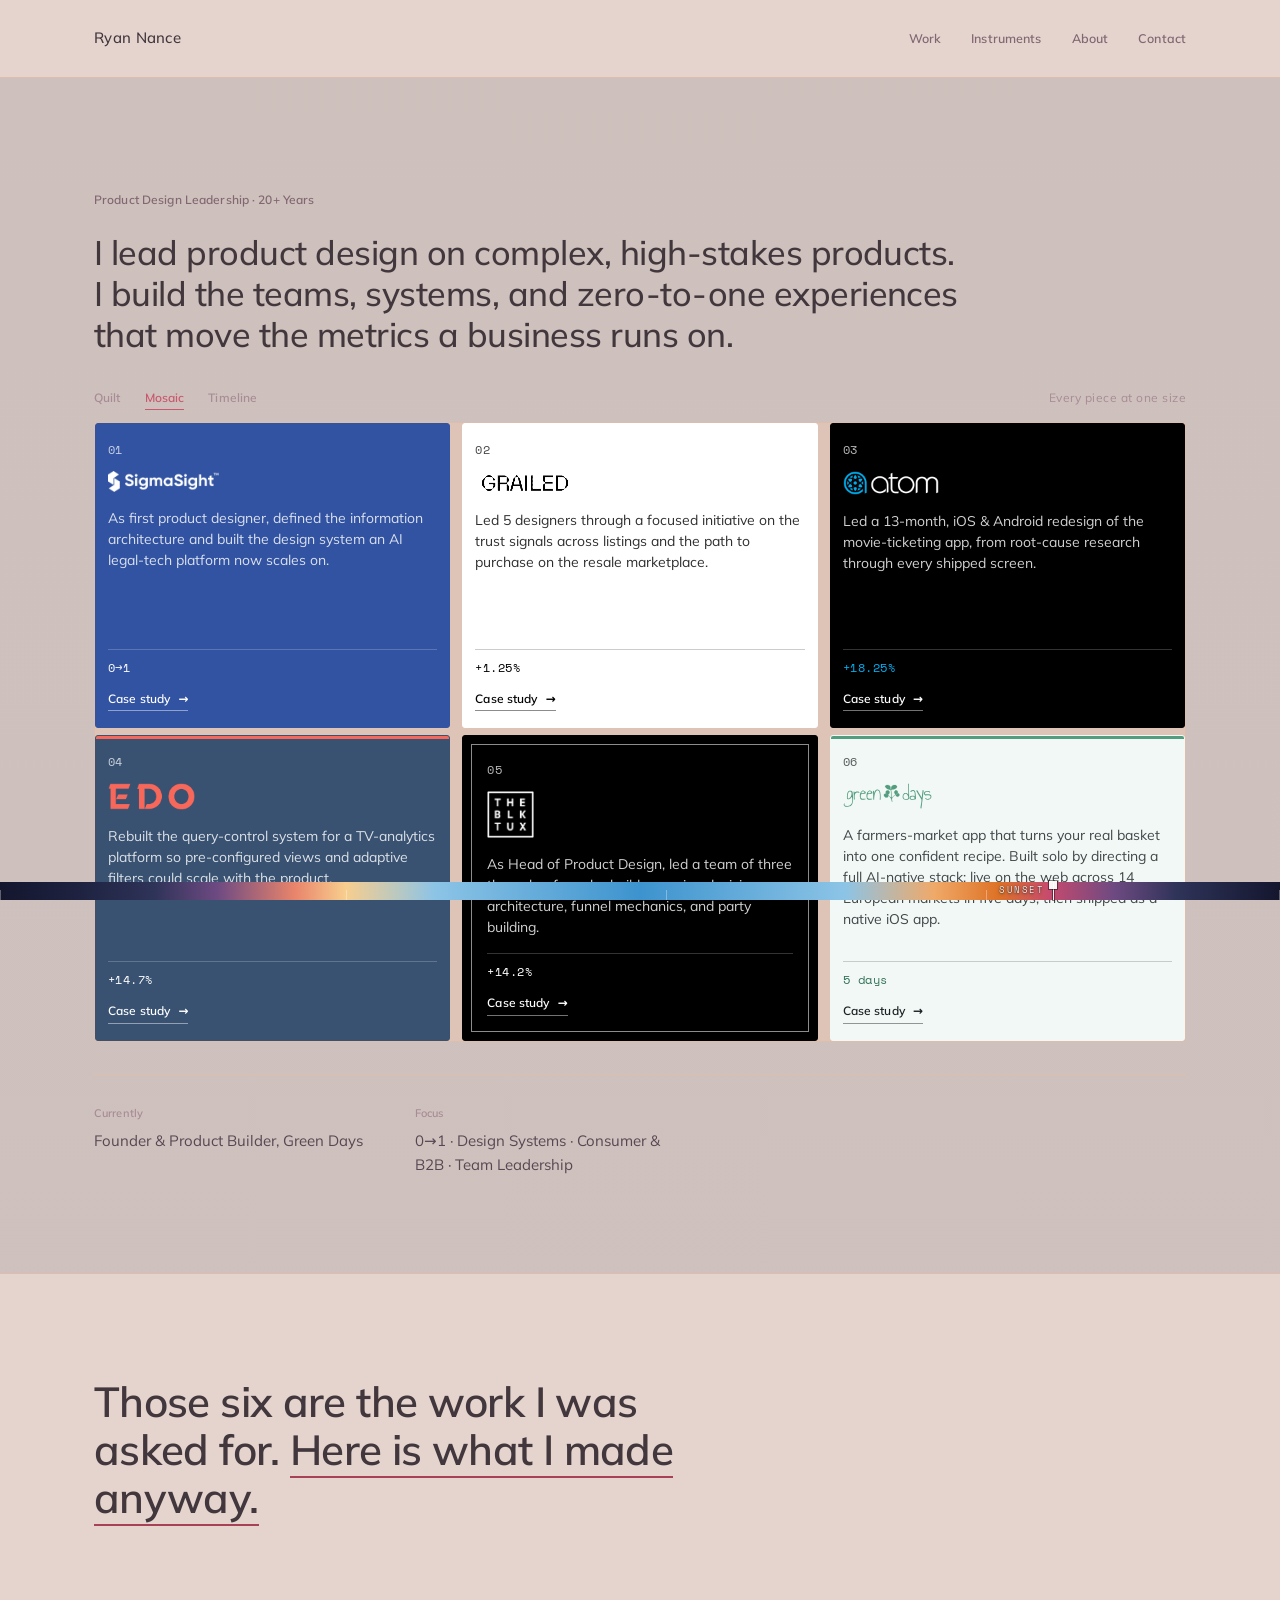
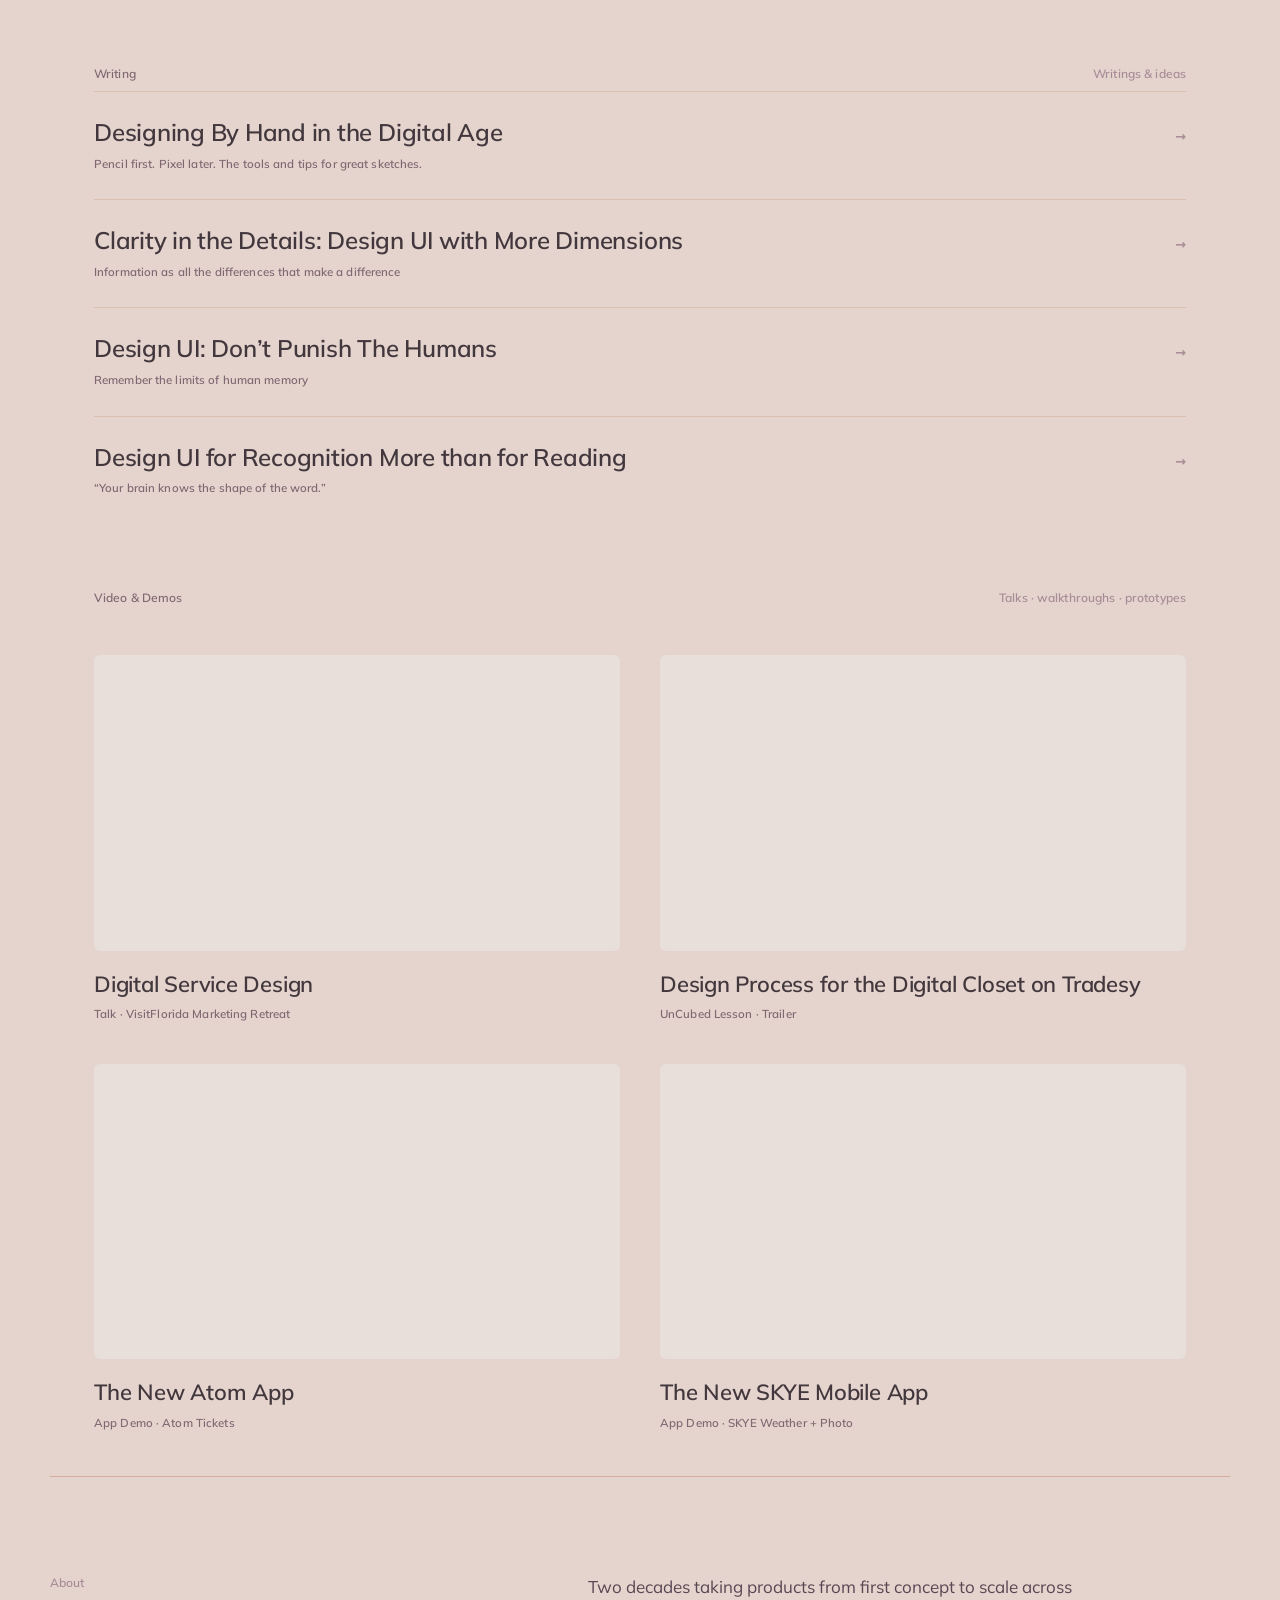
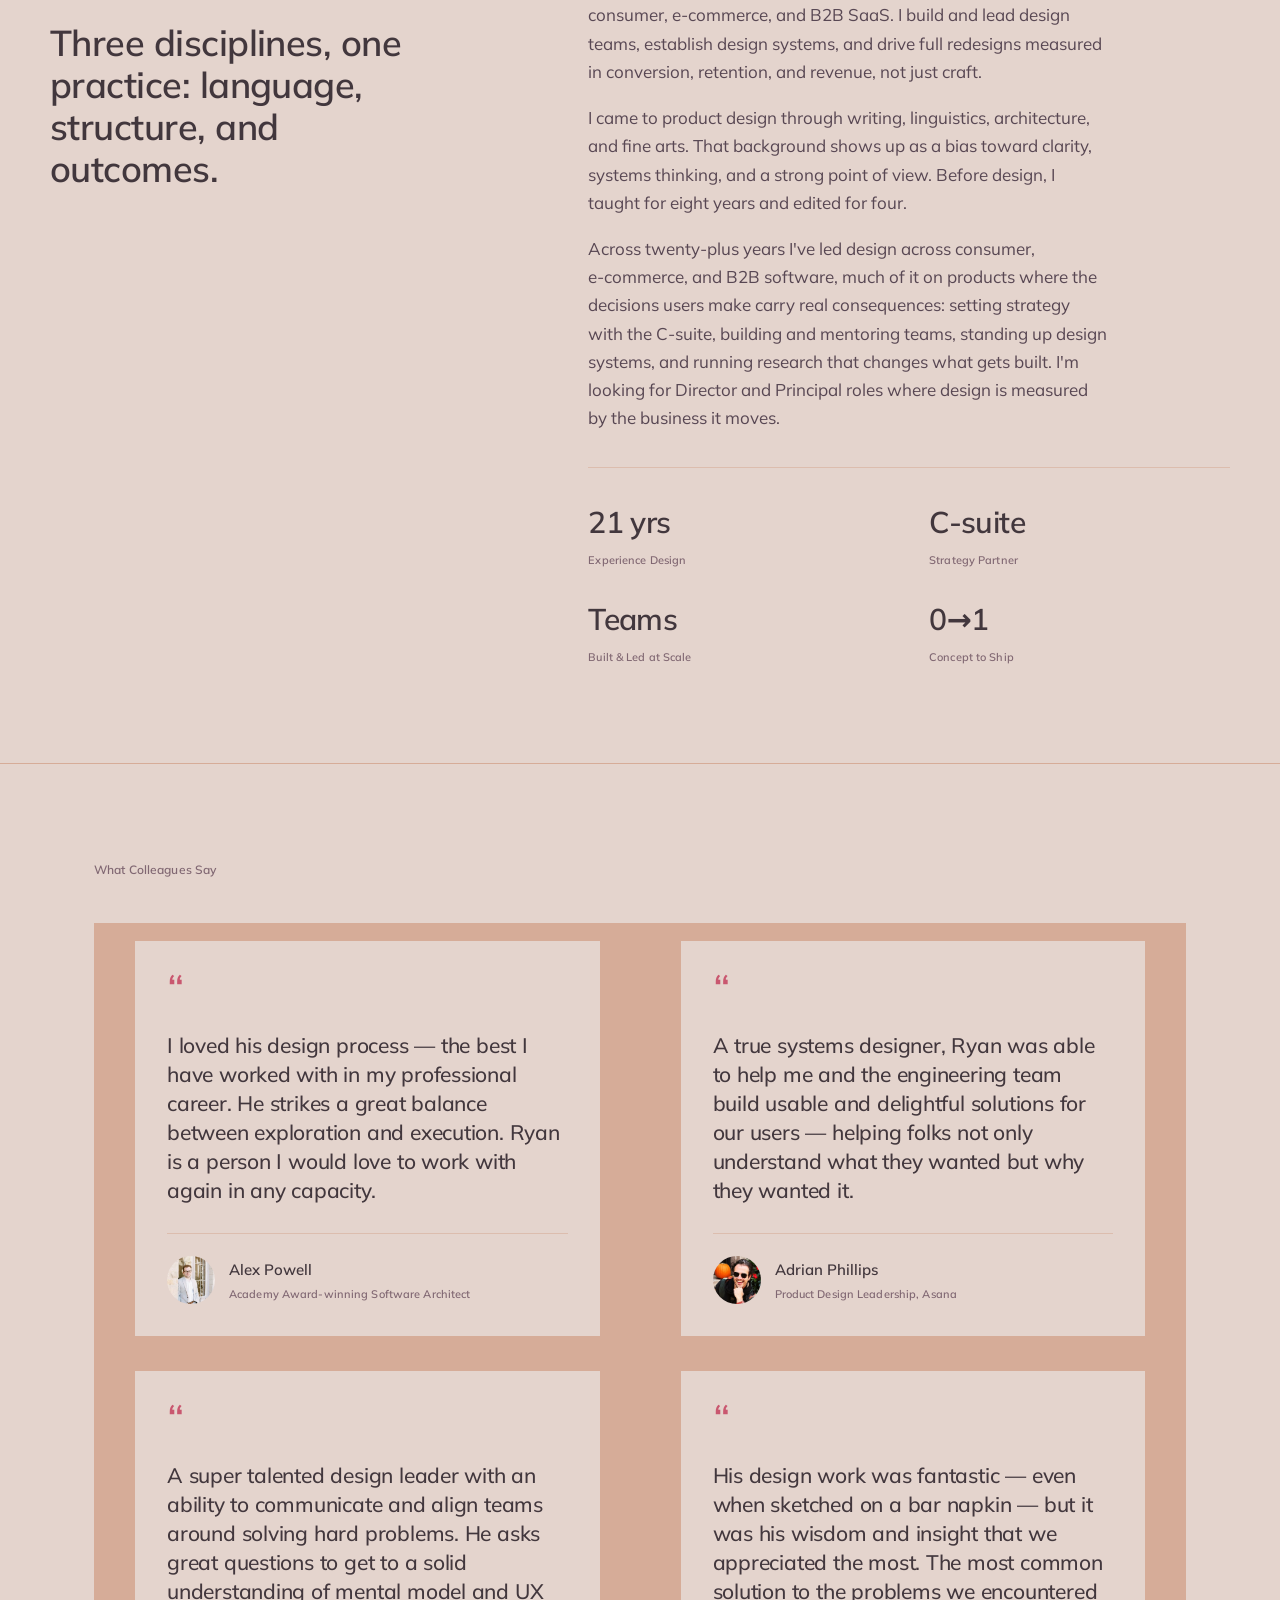
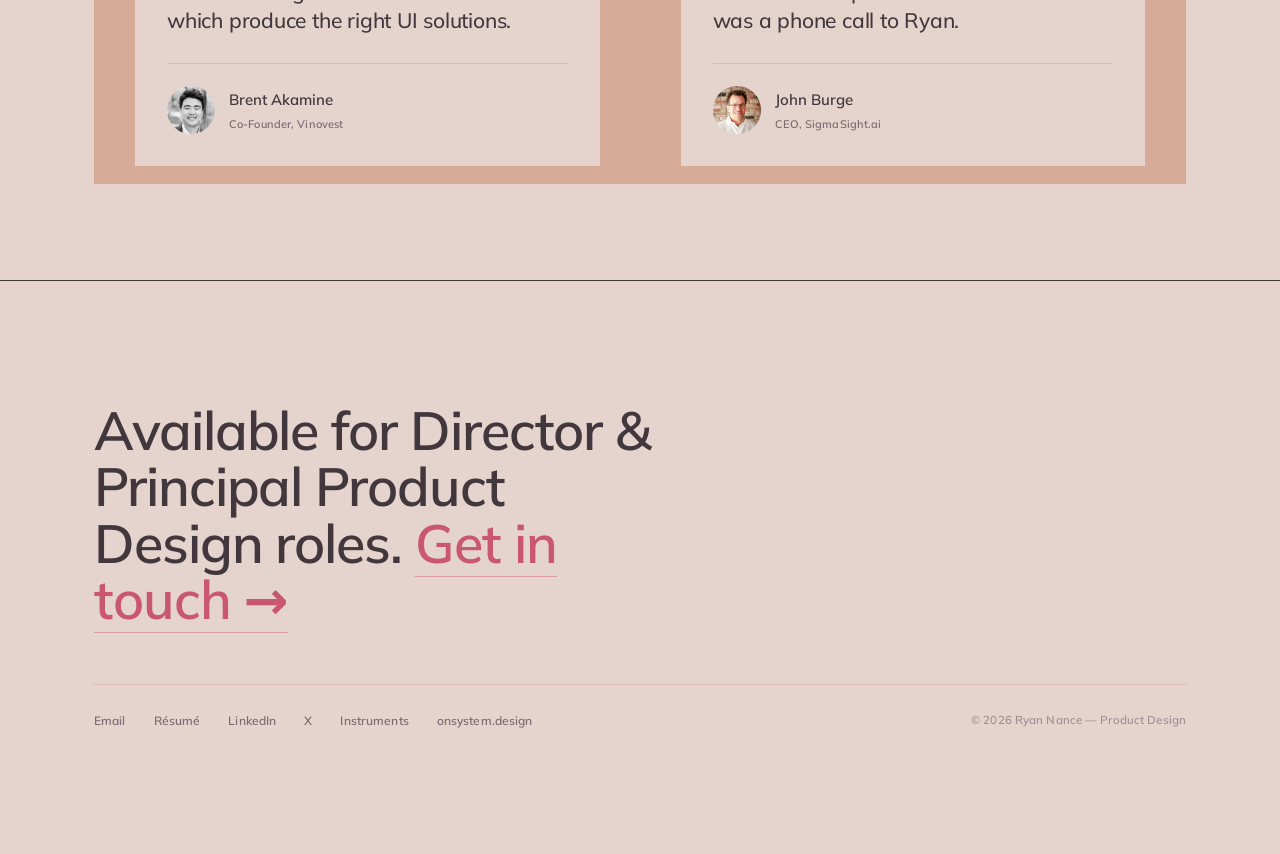
<file: index.html>
<!DOCTYPE html>
<html lang="en">
<head>
  <!-- Google tag (gtag.js) -->
  <script async src="https://www.googletagmanager.com/gtag/js?id=G-BRE3GJ6DSF"></script>
  <script>
    window.dataLayer = window.dataLayer || [];
    function gtag(){dataLayer.push(arguments);}
    gtag('js', new Date());
    gtag('config', 'G-BRE3GJ6DSF');
  </script>
<meta charset="utf-8">
<meta name="viewport" content="width=device-width, initial-scale=1">
<title>Ryan Nance — Product Design Leadership</title>
<meta name="description" content="Product design leader with 20+ years building the teams, systems, and 0-to-1 experiences that complex, high-stakes products scale on.">
<meta property="og:type" content="website">
<meta property="og:site_name" content="Ryan Nance — Product Design">
<meta property="og:title" content="Ryan Nance — Product Design Leadership">
<meta property="og:description" content="Product design leader with 20+ years building the teams, systems, and 0-to-1 experiences that complex, high-stakes products scale on.">
<link rel="canonical" href="https://ryantnance.com/">
<meta property="og:url" content="https://ryantnance.com/">
<meta property="og:image" content="https://ryantnance.com/assets/share-portfolio.jpg">
<meta property="og:image:width" content="1200">
<meta property="og:image:height" content="630">
<meta property="og:image:alt" content="Ryan Nance">
<meta name="twitter:card" content="summary_large_image">
<meta name="twitter:title" content="Ryan Nance — Product Design Leadership">
<meta name="twitter:description" content="Product design leader with 20+ years building the teams, systems, and 0-to-1 experiences that complex, high-stakes products scale on.">
<meta name="twitter:image" content="https://ryantnance.com/assets/share-portfolio.jpg">
<link rel="preconnect" href="https://fonts.googleapis.com"><link rel="preconnect" href="https://fonts.gstatic.com" crossorigin>
<link rel="icon" type="image/svg+xml" href="assets/favicon.svg">
<link rel="icon" type="image/png" sizes="32x32" href="assets/favicon-32.png">
<link rel="apple-touch-icon" href="assets/apple-touch-icon.png">
<link rel="stylesheet" href="css/desert-ds.css">
<link rel="stylesheet" href="css/quilt.css">
<link rel="stylesheet" href="css/horizon.css">
<script>(function(){var P={night:['#14162E','#F2F0FA','#D2D2E6','#9FA0C0','#6E6F94','#E8C877','#F0D89A','#2E3358','#1E2240','#0E1024','#434974'],sunrise:['#FBF1EA','#382B2E','#574549','#8A7076','#B49AA0','#D5871F','#AD5912','#F0D8C8','#FFF8F2','#F5E4D9','#E4C4B0'],day:['#FCF7EC','#292420','#463F34','#6E6555','#9C917E','#D06334','#A9411F','#EBD7B3','#FDFAF3','#F6ECD6','#D6BB85'],sunset:['#FBEADF','#2E2228','#4A3742','#7C6169','#AD8E96','#C64A6E','#9E3050','#F0CDB8','#FFF4EC','#F5D8C7','#E7B79C']},V=['--bg-page','--text-strong','--text-body','--text-muted','--text-faint','--accent','--accent-hover','--border','--bg-raised','--bg-sunk','--border-strong'],S=[[0,'night'],[6.5,'sunrise'],[12.5,'day'],[18.5,'sunset'],[24,'night']],G=[[5.75,0.1985,0.8885],0,0,[20.25,0.1435,0.8045]],d=new Date(),h=d.getHours()+d.getMinutes()/60+d.getSeconds()/3600;if(window.matchMedia&&matchMedia('(prefers-color-scheme: dark)').matches)h=0;var i=0;while(i<3&&h>=S[i+1][0])i++;var lo=S[i][0],hi=S[i+1][0],g=G[i],t=g?(h<g[0]?(h-lo)/(g[0]-lo)*g[1]:g[2]+(h-g[0])/(hi-g[0])*(1-g[2])):(h-lo)/(hi-lo),a=P[S[i][1]],b=P[S[i+1][1]],r=document.documentElement,k,c,o,v;for(k=0;k<V.length;k++){o='#';for(c=1;c<6;c+=2){v=Math.round(parseInt(a[k].substr(c,2),16)+(parseInt(b[k].substr(c,2),16)-parseInt(a[k].substr(c,2),16))*t).toString(16);o+=v.length<2?'0'+v:v}r.style.setProperty(V[k],o)}r.style.setProperty('--night',''+(i==0?1-t:i==3?t:0))})()</script>
<style>


*{box-sizing:border-box}
:root{--paper:var(--bg-page);--card:var(--bg-raised);--ink:var(--text-strong);--muted:var(--text-muted);--faint:var(--text-faint);--line:var(--border-strong);--hair:var(--border)}
html,body{margin:0}
body{background:var(--paper);color:var(--ink);font-family:var(--font-body);-webkit-font-smoothing:antialiased;font-size:17px;line-height:1.6}
.serif{font-family:var(--font-display);font-weight:400;letter-spacing:-.01em}
.mono{font-family:var(--font-mono)}
.wrap{max-width:1180px;margin:0 auto;padding:0 44px}
a{color:inherit}
.eyebrow{font-family:var(--label-font);font-weight:var(--label-weight);font-size:12px;letter-spacing:var(--label-tracking);text-transform:var(--label-case);color:var(--faint)}
/* nav */
.nav{padding:26px 0;border-bottom:1px solid var(--hair);position:sticky;top:0;z-index:50;background:color-mix(in srgb,var(--paper) 85%,transparent);backdrop-filter:blur(12px);-webkit-backdrop-filter:blur(12px)}
.brand{font-size:15px;letter-spacing:.02em;font-weight:500;white-space:nowrap}
.navlinks{display:flex;gap:30px}
.navlink{font-family:var(--label-font);font-weight:var(--label-weight);font-size:12.5px;letter-spacing:var(--label-tracking);text-transform:var(--label-case);color:var(--muted);text-decoration:none;padding-bottom:2px;border-bottom:1px solid transparent}
.navlink:hover{color:var(--ink);border-color:var(--ink)}
/* hero */
.hero{padding:112px 0 96px;border-bottom:1px solid var(--hair)}
.hero{background:radial-gradient(1.6px 1.6px at 12% 18%,rgba(240,216,154,calc(.9 * var(--night))) 50%,transparent 51%),radial-gradient(1.2px 1.2px at 28% 62%,rgba(240,216,154,calc(.5 * var(--night))) 50%,transparent 51%),radial-gradient(1.8px 1.8px at 44% 28%,rgba(240,216,154,calc(.75 * var(--night))) 50%,transparent 51%),radial-gradient(1.2px 1.2px at 58% 72%,rgba(240,216,154,calc(.45 * var(--night))) 50%,transparent 51%),radial-gradient(1.6px 1.6px at 71% 20%,rgba(240,216,154,calc(.85 * var(--night))) 50%,transparent 51%),radial-gradient(1.2px 1.2px at 84% 54%,rgba(240,216,154,calc(.5 * var(--night))) 50%,transparent 51%),radial-gradient(1.8px 1.8px at 93% 32%,rgba(240,216,154,calc(.7 * var(--night))) 50%,transparent 51%),linear-gradient(180deg,rgba(14,16,36,var(--night)) 0%,rgba(20,22,46,var(--night)) 100%)}
.h-lead{font-family:var(--font-display);font-weight:400;letter-spacing:-.018em;line-height:1.06;font-size:clamp(38px,5.4vw,68px);max-width:15.5ch;margin:26px 0 0}
.h-lead em{font-style:italic;color:var(--accent)}
.h-sub{max-width:56ch;margin:36px 0 0;color:var(--text-body);font-size:19px;line-height:1.62}
.metarow{display:flex;flex-wrap:wrap;gap:52px;margin-top:52px;padding-top:30px;border-top:1px solid var(--hair)}
.metacol{display:flex;flex-direction:column;gap:7px}
.metalabel{font-family:var(--label-font);font-weight:var(--label-weight);font-size:11px;letter-spacing:var(--label-tracking);text-transform:var(--label-case);color:var(--faint)}
.metaval{font-size:15px;color:var(--text-body);max-width:30ch}
/* quilt hero: lead above, panel full width, meta row below. css/quilt.css lays out .quilt-hero */
.quilt-hero .eyebrow{color:var(--text-muted)}
.quilt-hero .h-lead{max-width:none;margin:24px 0 0;font-size:clamp(26px,3vw,34px);font-weight:500;line-height:1.2;letter-spacing:-.015em;text-wrap:balance}
.quilt-hero .h-lead em{font-style:normal;color:inherit}
.quilt-hero .metarow{margin-top:0}
/* three lines on wide screens, broken at the sentence and the clause; narrow screens wrap freely */
@media(min-width:821px){.h-lead .ln{display:block}}
/* section head */
.sechead{display:flex;align-items:baseline;justify-content:space-between;gap:24px;padding:78px 0 8px}
.sectitle{font-family:var(--label-font);font-weight:var(--label-weight);font-size:12px;letter-spacing:var(--label-tracking);text-transform:var(--label-case);color:var(--muted)}
.seccount{font-family:var(--label-font);font-weight:var(--label-weight);font-size:12px;letter-spacing:var(--label-tracking);color:var(--faint)}
/* case rows */
.case{display:grid;grid-template-columns:1fr 1fr;gap:56px;align-items:center;padding:56px 0;border-top:1px solid var(--line)}
.case.flip .cimg,.case.flip .logocard,.case.flip .cmedia{order:2}
.cmedia{display:block;line-height:0;text-decoration:none}
.ctitle a{color:inherit;text-decoration:none}
.ctitle a:hover{color:var(--accent)}
.cimg{width:100%;aspect-ratio:4/3;--r:6px;object-fit:cover;border-radius:6px}
.logocard{width:100%;aspect-ratio:4/3;background:#fff;border-radius:6px;border:1px solid var(--hair);display:flex;align-items:center;justify-content:center;overflow:hidden}
.logovid{width:72%;height:72%;object-fit:contain}
.logoimg{width:70%;height:auto;object-fit:contain}
.cbody{max-width:40ch}
.cnum{font-family:var(--label-font);font-weight:var(--label-weight);font-size:12px;letter-spacing:var(--label-tracking);color:var(--faint)}
.ctitle{font-family:var(--font-display);font-weight:400;letter-spacing:-.015em;font-size:clamp(30px,3.6vw,44px);line-height:1.04;margin:16px 0 0}
.cdesc{color:var(--text-body);margin:16px 0 0;font-size:17px;line-height:1.55;max-width:34ch}
.cmetric{display:flex;align-items:baseline;gap:14px;margin:26px 0 0;padding-top:22px;border-top:1px solid var(--hair)}
.cmnum{font-family:var(--font-display);font-size:40px;font-weight:400;letter-spacing:-.02em;color:var(--accent);line-height:1}
.cmlabel{font-family:var(--label-font);font-weight:var(--label-weight);font-size:11.5px;letter-spacing:var(--label-tracking);text-transform:var(--label-case);color:var(--muted);line-height:1.4;max-width:16ch}
.ctags{display:flex;flex-wrap:wrap;gap:8px;margin:26px 0 0}
.tag{font-family:var(--label-font);font-weight:var(--label-weight);font-size:11px;letter-spacing:var(--label-tracking);text-transform:var(--label-case);color:var(--muted);border:1px solid var(--line);border-radius:100px;padding:5px 12px}
.clink{display:inline-flex;align-items:center;gap:10px;margin-top:30px;font-family:var(--label-font);font-weight:var(--label-weight);font-size:12.5px;letter-spacing:var(--label-tracking);text-transform:var(--label-case);text-decoration:none;color:var(--ink);border-bottom:1px solid var(--ink);padding-bottom:4px}
.clink .ar{transition:transform .25s ease}
.clink:hover .ar{transform:translateX(5px)}
.csoon{margin-top:30px;font-family:var(--label-font);font-weight:var(--label-weight);font-size:12px;letter-spacing:var(--label-tracking);text-transform:var(--label-case);color:var(--faint)}
/* cabinet band: type only. no card, border, tint, shadow, image or motion. */
.band{padding:104px 0 64px}
.bandline{font-family:var(--font-display);font-weight:600;letter-spacing:-.015em;font-size:clamp(28px,3.4vw,42px);line-height:1.14;margin:0;max-width:24ch;color:var(--ink)}
.bandline a{color:inherit;text-decoration:none;border-bottom:2px solid var(--accent-hover)}
.bandline a:hover{color:var(--accent-hover)}
@media(max-width:820px){.band{padding:72px 0 48px}}
/* writing */
.wrow{display:grid;grid-template-columns:1fr auto;gap:24px;align-items:baseline;padding:26px 0;border-top:1px solid var(--hair);text-decoration:none}
.wrow:hover .wtitle{color:var(--accent)}
.wtitle{font-family:var(--font-display);font-weight:600;letter-spacing:-.01em;font-size:24px;line-height:1.2}
.wmeta{font-family:var(--label-font);font-weight:var(--label-weight);font-size:11.5px;letter-spacing:var(--label-tracking);text-transform:var(--label-case);color:var(--muted);margin-top:8px}
.war{font-family:var(--label-font);font-weight:var(--label-weight);font-size:13px;color:var(--faint)}
/* video & demos */
.vgrid{display:grid;grid-template-columns:1fr 1fr;gap:40px;padding:40px 0 8px}
.vembed{width:100%;aspect-ratio:16/9;border:0;border-radius:6px;display:block;background:var(--card)}
.vtitle{font-family:var(--font-display);font-weight:600;letter-spacing:-.01em;font-size:22px;line-height:1.2;margin-top:20px}
.vmeta{font-family:var(--label-font);font-weight:var(--label-weight);font-size:11.5px;letter-spacing:var(--label-tracking);text-transform:var(--label-case);color:var(--muted);margin-top:8px}
@media(max-width:820px){.vgrid{grid-template-columns:1fr}}
/* about */
.about{padding:96px 0;border-top:1px solid var(--line);margin-top:36px;display:grid;grid-template-columns:0.85fr 1.15fr;gap:64px}
.aboutlead{font-family:var(--font-display);font-weight:400;letter-spacing:-.015em;font-size:clamp(26px,3vw,36px);line-height:1.16;max-width:16ch}
.abouttext{color:var(--text-body);font-size:17px;line-height:1.66;max-width:52ch}
.abouttext p{margin:0 0 18px}
.factgrid{display:grid;grid-template-columns:1fr 1fr;gap:26px 40px;margin-top:34px;padding-top:30px;border-top:1px solid var(--hair)}
.fact{display:flex;flex-direction:column;gap:6px}
.factnum{font-family:var(--font-display);font-size:30px;color:var(--ink);letter-spacing:-.02em}
.factlabel{font-family:var(--label-font);font-weight:var(--label-weight);font-size:11px;letter-spacing:var(--label-tracking);text-transform:var(--label-case);color:var(--muted)}
/* testimonials */
.tsec{padding:96px 0;border-top:1px solid var(--line)}
.tgrid{display:grid;grid-template-columns:repeat(2,1fr);gap:1px;background:var(--line);border:1px solid var(--line);margin-top:44px}
.tcard{background:var(--paper);padding:36px 32px 32px;display:flex;flex-direction:column;gap:28px}
.tmark{font-family:var(--font-display);font-size:44px;line-height:.6;color:var(--accent)}
.tquote{font-family:var(--font-display);font-weight:500;letter-spacing:-.01em;font-size:21px;line-height:1.38;margin:0;flex:1}
.tcard.tspan{grid-column:1/-1}
.tperson{display:flex;align-items:center;gap:14px;padding-top:22px;border-top:1px solid var(--hair)}
.tface{width:48px;height:48px;flex-shrink:0;border-radius:50%;object-fit:cover}
.tname{font-size:15px;font-weight:600}
.ttitle{font-family:var(--label-font);font-weight:var(--label-weight);font-size:11px;letter-spacing:var(--label-tracking);text-transform:var(--label-case);color:var(--muted);margin-top:4px;line-height:1.5}
@media(max-width:820px){.tgrid{grid-template-columns:1fr}}
/* footer */
.foot{border-top:1px solid var(--ink);padding:76px 0 60px}
.footlead{font-family:var(--font-display);font-weight:400;font-size:clamp(30px,4.2vw,54px);letter-spacing:-.02em;line-height:1.05;max-width:18ch}
.footlead a{color:var(--accent);text-decoration:none;border-bottom:1.5px solid color-mix(in srgb,var(--accent) 45%,transparent)}
.footlead a:hover{border-color:var(--accent)}
.footrow{display:flex;flex-wrap:wrap;justify-content:space-between;gap:24px;margin-top:56px;padding-top:26px;border-top:1px solid var(--hair)}
.footlinks{display:flex;gap:28px;flex-wrap:wrap}
.footlink{font-family:var(--label-font);font-weight:var(--label-weight);font-size:12px;letter-spacing:var(--label-tracking);text-transform:var(--label-case);color:var(--muted);text-decoration:none}
.footlink:hover{color:var(--ink)}
.footmeta{font-family:var(--label-font);font-weight:var(--label-weight);font-size:11.5px;letter-spacing:var(--label-tracking);color:var(--faint)}
@media(max-width:820px){.wrap{padding:0 24px}.case{grid-template-columns:1fr;gap:28px}.case.flip .cimg,.case.flip .logocard{order:0}.about{grid-template-columns:1fr;gap:32px}.metarow{gap:32px}.navlinks{gap:18px}}
.h-lead,.ctitle,.cmnum,.aboutlead,.footlead,.factnum{font-weight:600}

</style>
</head>
<body>

<div class="nav"><div class="wrap fx ac jb"><div class="brand">Ryan Nance</div><div class="fx ac gap24"><nav class="navlinks"><a class="navlink" href="#work">Work</a><a class="navlink" href="https://lab.ryantnance.com">Instruments</a><a class="navlink" href="about.html">About</a><a class="navlink" href="#contact">Contact</a></nav></div></div></div>

<header class="hero" id="work"><div class="wrap quilt-hero"><div><div class="eyebrow">Product Design Leadership · 20+ Years</div><h1 class="h-lead"><span class="ln">I lead product design on complex, high-stakes products.</span> <span class="ln">I build the teams, <em>systems</em>, and zero-to-one experiences</span> <span class="ln">that move the metrics a business runs on.</span></h1></div><div data-quilt></div><div class="metarow"><div class="metacol"><div class="metalabel">Currently</div><div class="metaval">Founder &amp; Product Builder, Green Days</div></div><div class="metacol"><div class="metalabel">Focus</div><div class="metaval">0→1 · Design Systems · Consumer &amp; B2B · Team Leadership</div></div></div></div></header>

<main><div class="wrap"><div class="sechead" data-quilt-source><div class="sectitle">Selected Work</div><div class="seccount">Six case studies</div></div>

<!-- data-from / data-to: tenure, from the CV. data-logo, data-logo-motion and data-brand-*: read by js/quilt.js to build the hero panel; colours sampled from each brand's own logo files. -->
<article class="case" data-from="2024-01" data-to="2026-10" data-logo="assets/brand/sigmasight-white.png" data-brand-bg="#3253A1" data-brand-fg="#FFFFFF" data-brand-accent="#FFFFFF"><a class="cmedia" href="sigmasight.html" aria-label="SigmaSight case study"><div class="logocard"><img class="logoimg" src="assets/sigmasight-logo.png" alt="SigmaSight logo"></div></a><div class="cbody"><div class="cnum">01 — SigmaSight</div><h3 class="ctitle"><a href="sigmasight.html">IA and a design system for trial‑risk analytics</a></h3><p class="cdesc">As first product designer, defined the information architecture and built the design system an AI legal‑tech platform now scales on.</p><div class="cmetric"><div class="cmnum">0→1</div><div class="cmlabel">Design foundation the platform builds on today</div></div><div class="ctags"><span class="tag">SaaS / Legal‑Tech</span><span class="tag">Design Systems</span><span class="tag">IA &amp; Research</span></div><a class="clink" href="sigmasight.html">Read the case study <span class="ar">→</span></a></div></article>

<article class="case flip" data-from="2023-04" data-to="2024-04" data-logo="assets/brand/grailed.png" data-logo-motion="assets/logo.webm" data-brand-bg="#FFFFFF" data-brand-fg="#000000" data-brand-accent="#000000"><a class="cmedia" href="grailed.html" aria-label="Grailed case study"><div class="logocard"><video class="logovid" src="assets/logo.webm" autoplay loop muted playsinline></video></div></a><div class="cbody"><div class="cnum">02 — Grailed</div><h3 class="ctitle"><a href="grailed.html">Trust signals that closed the confidence gap</a></h3><p class="cdesc">Led 5 designers through a focused initiative on the trust signals across listings and the path to purchase on the resale marketplace.</p><div class="cmetric"><div class="cmnum">+1.25%</div><div class="cmlabel">Increase in conversion rate</div></div><div class="ctags"><span class="tag">Consumer Marketplace</span><span class="tag">Team Leadership</span><span class="tag">Web &amp; Mobile</span></div><a class="clink" href="grailed.html">Read the case study <span class="ar">→</span></a></div></article>

<article class="case" data-from="2016-10" data-to="2019-01" data-logo="assets/brand/atom.png" data-brand-bg="#000000" data-brand-fg="#FFFFFF" data-brand-accent="#00AEEF"><a class="cmedia" href="atom-tickets.html" aria-label="Atom Tickets case study"><img class="cimg" src="assets/logo-atom.png" alt="Atom Tickets logo"></a><div class="cbody"><div class="cnum">03 — Atom Tickets</div><h3 class="ctitle"><a href="atom-tickets.html">A full app redesign built to convert and retain</a></h3><p class="cdesc">Led a 13‑month, iOS &amp; Android redesign of the movie‑ticketing app, from root‑cause research through every shipped screen.</p><div class="cmetric"><div class="cmnum">+18.25%</div><div class="cmlabel">Increase in checkouts, first quarter</div></div><div class="ctags"><span class="tag">0→1</span><span class="tag">Consumer Marketplace</span><span class="tag">iOS &amp; Android</span></div><a class="clink" href="atom-tickets.html">Read the case study <span class="ar">→</span></a></div></article>

<article class="case flip" data-from="2019-01" data-to="2021-06" data-logo="assets/brand/edo.png" data-brand-bg="#395272" data-brand-fg="#FFFFFF" data-brand-accent="#FFFFFF" data-brand-edge="#F7685B"><a class="cmedia" href="edo.html" aria-label="EDO case study"><img class="cimg" src="assets/logo-edo.png" alt="EDO logo"></a><div class="cbody"><div class="cnum">04 — EDO</div><h3 class="ctitle"><a href="edo.html">Query controls, redesigned for an analytics dashboard</a></h3><p class="cdesc">Rebuilt the query‑control system for a TV‑analytics platform so pre‑configured views and adaptive filters could scale with the product.</p><div class="cmetric"><div class="cmnum">+14.7%</div><div class="cmlabel">User activation</div></div><div class="ctags"><span class="tag">SaaS / Analytics</span><span class="tag">Design Systems</span><span class="tag">Design Management</span></div><a class="clink" href="edo.html">Read the case study <span class="ar">→</span></a></div></article>

<article class="case" data-from="2021-06" data-to="2023-03" data-logo="assets/brand/tbt-white.png" data-brand-bg="#000000" data-brand-fg="#FFFFFF" data-brand-accent="#FFFFFF" data-brand-motif="frame"><a class="cmedia" href="the-black-tux.html" aria-label="The Black Tux case study"><img class="cimg" src="assets/logo-tbt.png" alt="The Black Tux logo"></a><div class="cbody"><div class="cnum">05 — The Black Tux</div><h3 class="ctitle"><a href="the-black-tux.html">Rebuilding the primary e‑commerce funnel</a></h3><p class="cdesc">As Head of Product Design, led a team of three through a funnel rebuild spanning decision architecture, funnel mechanics, and party building.</p><div class="cmetric"><div class="cmnum">+14.2%</div><div class="cmlabel">Conversion rate lift in A/B of the MVP</div></div><div class="ctags"><span class="tag">E‑commerce</span><span class="tag">Team Leadership</span><span class="tag">Design Systems</span></div><a class="clink" href="the-black-tux.html">Read the case study <span class="ar">→</span></a></div></article>

<article class="case flip" data-from="2026-07" data-to="present" data-logo="assets/brand/greendays.svg" data-brand-bg="#F2F8F5" data-brand-fg="#1A2023" data-brand-accent="#35735B" data-brand-edge="#529D7F"><a class="cmedia" href="green-days.html" aria-label="Green Days case study"><img class="cimg" src="assets/logo-greendays.png" alt="Green Days — wordmark over a hand-pressed linocut produce illustration"></a><div class="cbody"><div class="cnum">06 — Green Days</div><h3 class="ctitle"><a href="green-days.html">An AI‑native solo build, live in five days, on the App Store in three months</a></h3><p class="cdesc">A farmers‑market app that turns your real basket into one confident recipe. Built solo by directing a full AI‑native stack: live on the web across 14 European markets in five days, then shipped as a native iOS app.</p><div class="cmetric"><div class="cmnum">5 days</div><div class="cmlabel">Concept to a live, multi‑market product</div></div><div class="ctags"><span class="tag">AI‑Native</span><span class="tag">0→1</span><span class="tag">iOS</span><span class="tag">Solo Build</span></div><a class="clink" href="green-days.html">Read the case study <span class="ar">→</span></a></div></article>

<!-- "Those six" is hardcoded. If the number of case studies changes, update it here and the "Six case studies" count in the Selected Work heading above (that heading and the list are hidden once js/quilt.js builds the hero panel from them). -->
<div class="band"><p class="bandline">Those six are the work I was asked for. <a href="https://lab.ryantnance.com">Here is what I made anyway.</a></p></div>

<div class="sechead"><div class="sectitle">Writing</div><div class="seccount">Writings &amp; ideas</div></div>
<a class="wrow" href="https://medium.com/the-user-s-experience/designing-by-hand-in-the-digital-age-ad3e1ed90ce9" target="_blank"><div><div class="wtitle">Designing By Hand in the Digital Age</div><div class="wmeta">Pencil first. Pixel later. The tools and tips for great sketches.</div></div><span class="war">→</span></a>
<a class="wrow" href="https://medium.com/the-user-s-experience/clarity-in-the-details-design-ui-with-more-dimensions-ae1fa1473863" target="_blank"><div><div class="wtitle">Clarity in the Details: Design UI with More Dimensions</div><div class="wmeta">Information as all the differences that make a difference</div></div><span class="war">→</span></a>
<a class="wrow" href="https://medium.com/the-user-s-experience/design-ui-don-t-punish-the-humans-53807f955517" target="_blank"><div><div class="wtitle">Design UI: Don’t Punish The Humans</div><div class="wmeta">Remember the limits of human memory</div></div><span class="war">→</span></a>
<a class="wrow" href="https://medium.com/the-user-s-experience/design-ui-for-recognition-more-than-for-reading-35ce510b0221" target="_blank"><div><div class="wtitle">Design UI for Recognition More than for Reading</div><div class="wmeta">“Your brain knows the shape of the word.”</div></div><span class="war">→</span></a>

<div class="sechead" style="padding-top:64px"><div class="sectitle">Video &amp; Demos</div><div class="seccount">Talks · walkthroughs · prototypes</div></div>
<div class="vgrid"><div><iframe class="vembed" src="https://player.vimeo.com/video/8370405" allow="fullscreen; picture-in-picture" allowfullscreen title="Vimeo video 1"></iframe><div class="vtitle">Digital Service Design</div><div class="vmeta">Talk · VisitFlorida Marketing Retreat</div></div><div><iframe class="vembed" src="https://player.vimeo.com/video/136063359" allow="fullscreen; picture-in-picture" allowfullscreen title="Vimeo video 2"></iframe><div class="vtitle">Design Process for the Digital Closet on Tradesy</div><div class="vmeta">UnCubed Lesson · Trailer</div></div><div><iframe class="vembed" src="https://player.vimeo.com/video/237629310" allow="fullscreen; picture-in-picture" allowfullscreen title="Vimeo video 3"></iframe><div class="vtitle">The New Atom App</div><div class="vmeta">App Demo · Atom Tickets</div></div><div><iframe class="vembed" src="https://player.vimeo.com/video/57102212" allow="fullscreen; picture-in-picture" allowfullscreen title="Vimeo video 4"></iframe><div class="vtitle">The New SKYE Mobile App</div><div class="vmeta">App Demo · SKYE Weather + Photo</div></div></div>
</div></main>

<section id="about"><div class="wrap about"><div><div class="eyebrow" style="margin-bottom:18px">About</div><h2 class="aboutlead">Three disciplines, one practice: language, structure, and outcomes.</h2></div><div><div class="abouttext"><p>Two decades taking products from first concept to scale across consumer, e‑commerce, and B2B SaaS. I build and lead design teams, establish design systems, and drive full redesigns measured in conversion, retention, and revenue, not just craft.</p><p>I came to product design through writing, linguistics, architecture, and fine arts. That background shows up as a bias toward clarity, systems thinking, and a strong point of view. Before design, I taught for eight years and edited for four.</p><p>Across twenty‑plus years I've led design across consumer, e‑commerce, and B2B software, much of it on products where the decisions users make carry real consequences: setting strategy with the C‑suite, building and mentoring teams, standing up design systems, and running research that changes what gets built. I'm looking for Director and Principal roles where design is measured by the business it moves.</p></div><div class="factgrid"><div class="fact"><div class="factnum">21 yrs</div><div class="factlabel">Experience Design</div></div><div class="fact"><div class="factnum">C‑suite</div><div class="factlabel">Strategy Partner</div></div><div class="fact"><div class="factnum">Teams</div><div class="factlabel">Built &amp; Led at Scale</div></div><div class="fact"><div class="factnum">0→1</div><div class="factlabel">Concept to Ship</div></div></div></div></div></section>

<section id="testimonials" class="tsec"><div class="wrap"><div class="sectitle">What Colleagues Say</div><div class="tgrid"><figure class="tcard m0"><div class="tmark">“</div><blockquote class="tquote m0">I loved his design process — the best I have worked with in my professional career. He strikes a great balance between exploration and execution. Ryan is a person I would love to work with again in any capacity.</blockquote><figcaption class="tperson"><img class="tface" src="assets/alex.webp" alt="Alex Powell"><div><div class="tname">Alex Powell</div><div class="ttitle">Academy Award-winning Software Architect</div></div></figcaption></figure><figure class="tcard m0"><div class="tmark">“</div><blockquote class="tquote m0">A true systems designer, Ryan was able to help me and the engineering team build usable and delightful solutions for our users — helping folks not only understand what they wanted but why they wanted it.</blockquote><figcaption class="tperson"><img class="tface" src="assets/adrian.webp" alt="Adrian Phillips"><div><div class="tname">Adrian Phillips</div><div class="ttitle">Product Design Leadership, Asana</div></div></figcaption></figure><figure class="tcard m0"><div class="tmark">“</div><blockquote class="tquote m0">A super talented design leader with an ability to communicate and align teams around solving hard problems. He asks great questions to get to a solid understanding of mental model and UX which produce the right UI solutions.</blockquote><figcaption class="tperson"><img class="tface" src="assets/brent.webp" alt="Brent Akamine"><div><div class="tname">Brent Akamine</div><div class="ttitle">Co-Founder, Vinovest</div></div></figcaption></figure><figure class="tcard m0"><div class="tmark">“</div><blockquote class="tquote m0">His design work was fantastic — even when sketched on a bar napkin — but it was his wisdom and insight that we appreciated the most. The most common solution to the problems we encountered was a phone call to Ryan.</blockquote><figcaption class="tperson"><img class="tface" src="assets/john.webp" alt="John Burge"><div><div class="tname">John Burge</div><div class="ttitle">CEO, SigmaSight.ai</div></div></figcaption></figure></div></div></section>

<footer id="contact" class="foot"><div class="wrap"><h2 class="footlead">Available for Director &amp; Principal Product Design roles. <a href="mailto:rtsnance@gmail.com">Get in touch →</a></h2><div class="footrow"><div class="footlinks"><a class="footlink" href="mailto:rtsnance@gmail.com">Email</a><a class="footlink" href="Ryan_Nance_Lead_Product_Designer_CV.pdf" target="_blank">Résumé</a><a class="footlink" href="https://www.linkedin.com/in/ryantnance" target="_blank">LinkedIn</a><a class="footlink" href="https://x.com/ryantscottnance" target="_blank">X</a><a class="footlink" href="https://lab.ryantnance.com" target="_blank">Instruments</a><a class="footlink" href="https://onsystem.design/" target="_blank">onsystem.design</a></div><div class="footmeta">© 2026 Ryan Nance — Product Design</div></div></div></footer>


<div class="hz" id="hz" role="slider" tabindex="0" aria-label="Time of day" aria-valuemin="0" aria-valuemax="24" aria-valuenow="12" aria-valuetext="Day"><div class="hz-sky" aria-hidden="true"></div><div class="hz-marker" aria-hidden="true"><span class="hz-cap"></span></div><span class="hz-word" aria-hidden="true">Day</span></div>

<script src="js/horizon.js" defer></script>
<script src="js/quilt.js" defer></script>
</body>
</html>
</file>
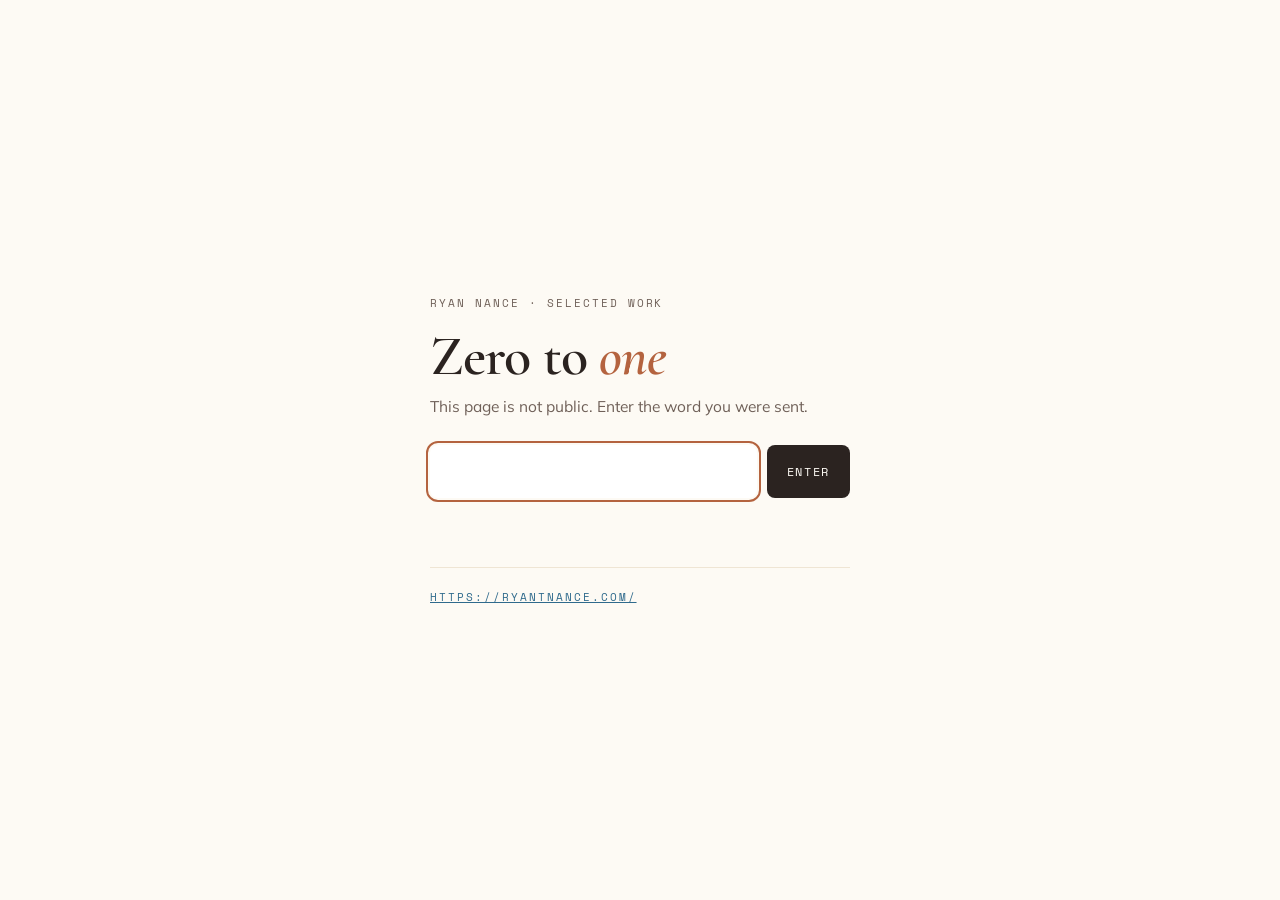
<file: ancestry/index.html>
<!DOCTYPE html>
<html lang="en">
<head>
<meta charset="utf-8">
<meta name="viewport" content="width=device-width, initial-scale=1">
<meta name="robots" content="noindex, nofollow, noarchive">
<title>Ryan Nance</title>
<link rel="preconnect" href="https://fonts.googleapis.com">
<link rel="preconnect" href="https://fonts.gstatic.com" crossorigin>
<link href="https://fonts.googleapis.com/css2?family=Cormorant+Garamond:ital,wght@0,400;0,600;1,600&family=Mulish:wght@400;600&family=Space+Mono:wght@400&display=swap" rel="stylesheet">
<style>
  :root{--bone:#fdfaf4;--sand-100:#f7f1e6;--sand-300:#e3d5be;--sand-200:#efe5d4;
        --clay-500:#b4633f;--ink-900:#2b2320;--ink-700:#4b3f39;--ink-500:#6f6058;}
  *{box-sizing:border-box}
  html,body{height:100%}
  body{margin:0;background:var(--bone);color:var(--ink-700);
       font-family:Mulish,system-ui,sans-serif;font-size:17px;line-height:1.65;
       display:flex;align-items:center;justify-content:center;padding:32px;
       -webkit-font-smoothing:antialiased}
  .gate{width:100%;max-width:420px}
  .label{font-family:'Space Mono',monospace;text-transform:uppercase;
         letter-spacing:.18em;font-size:11px;color:var(--ink-500);display:block}
  h1{font-family:'Cormorant Garamond',serif;font-weight:600;font-size:56px;
     line-height:1;color:var(--ink-900);margin:16px 0 10px;letter-spacing:-.015em}
  h1 em{font-style:italic;color:var(--clay-500)}
  p.note{margin:0 0 26px;color:var(--ink-500);font-size:15.5px}
  form{display:flex;gap:10px}
  input{flex:1;font:inherit;font-family:'Space Mono',monospace;font-size:15px;
        letter-spacing:.14em;text-transform:uppercase;
        padding:13px 15px;border:1px solid var(--sand-300);border-radius:8px;
        background:#fff;color:var(--ink-900);min-width:0}
  input:focus{outline:2px solid var(--clay-500);outline-offset:2px;border-color:transparent}
  button{font-family:'Space Mono',monospace;text-transform:uppercase;letter-spacing:.14em;
         font-size:12px;padding:13px 20px;border:0;border-radius:8px;
         background:var(--ink-900);color:var(--bone);cursor:pointer}
  button:disabled{opacity:.5;cursor:default}
  .msg{margin-top:16px;font-family:'Space Mono',monospace;font-size:11px;
       letter-spacing:.14em;text-transform:uppercase;color:var(--clay-500);min-height:1.2em}
  .foot{margin-top:40px;padding-top:20px;border-top:1px solid var(--sand-200)}
</style>
</head>
<body>
<div class="gate">
  <span class="label">Ryan Nance &middot; Selected work</span>
  <h1>Zero to <em>one</em></h1>
  <p class="note">This page is not public. Enter the word you were sent.</p>
  <form id="f" autocomplete="off">
    <input id="p" type="password" name="passphrase" aria-label="Passphrase" autocomplete="off" spellcheck="false" autofocus>
    <button id="b" type="submit">Enter</button>
  </form>
  <div class="msg" id="m" role="status" aria-live="polite"></div>
  <div class="foot"><span class="label"><a href="https://ryantnance.com/" style="color:#2f6a8c">https://ryantnance.com/</a></span></div>
</div>
<script src="gate.js" defer></script>
</body>
</html>
</file>
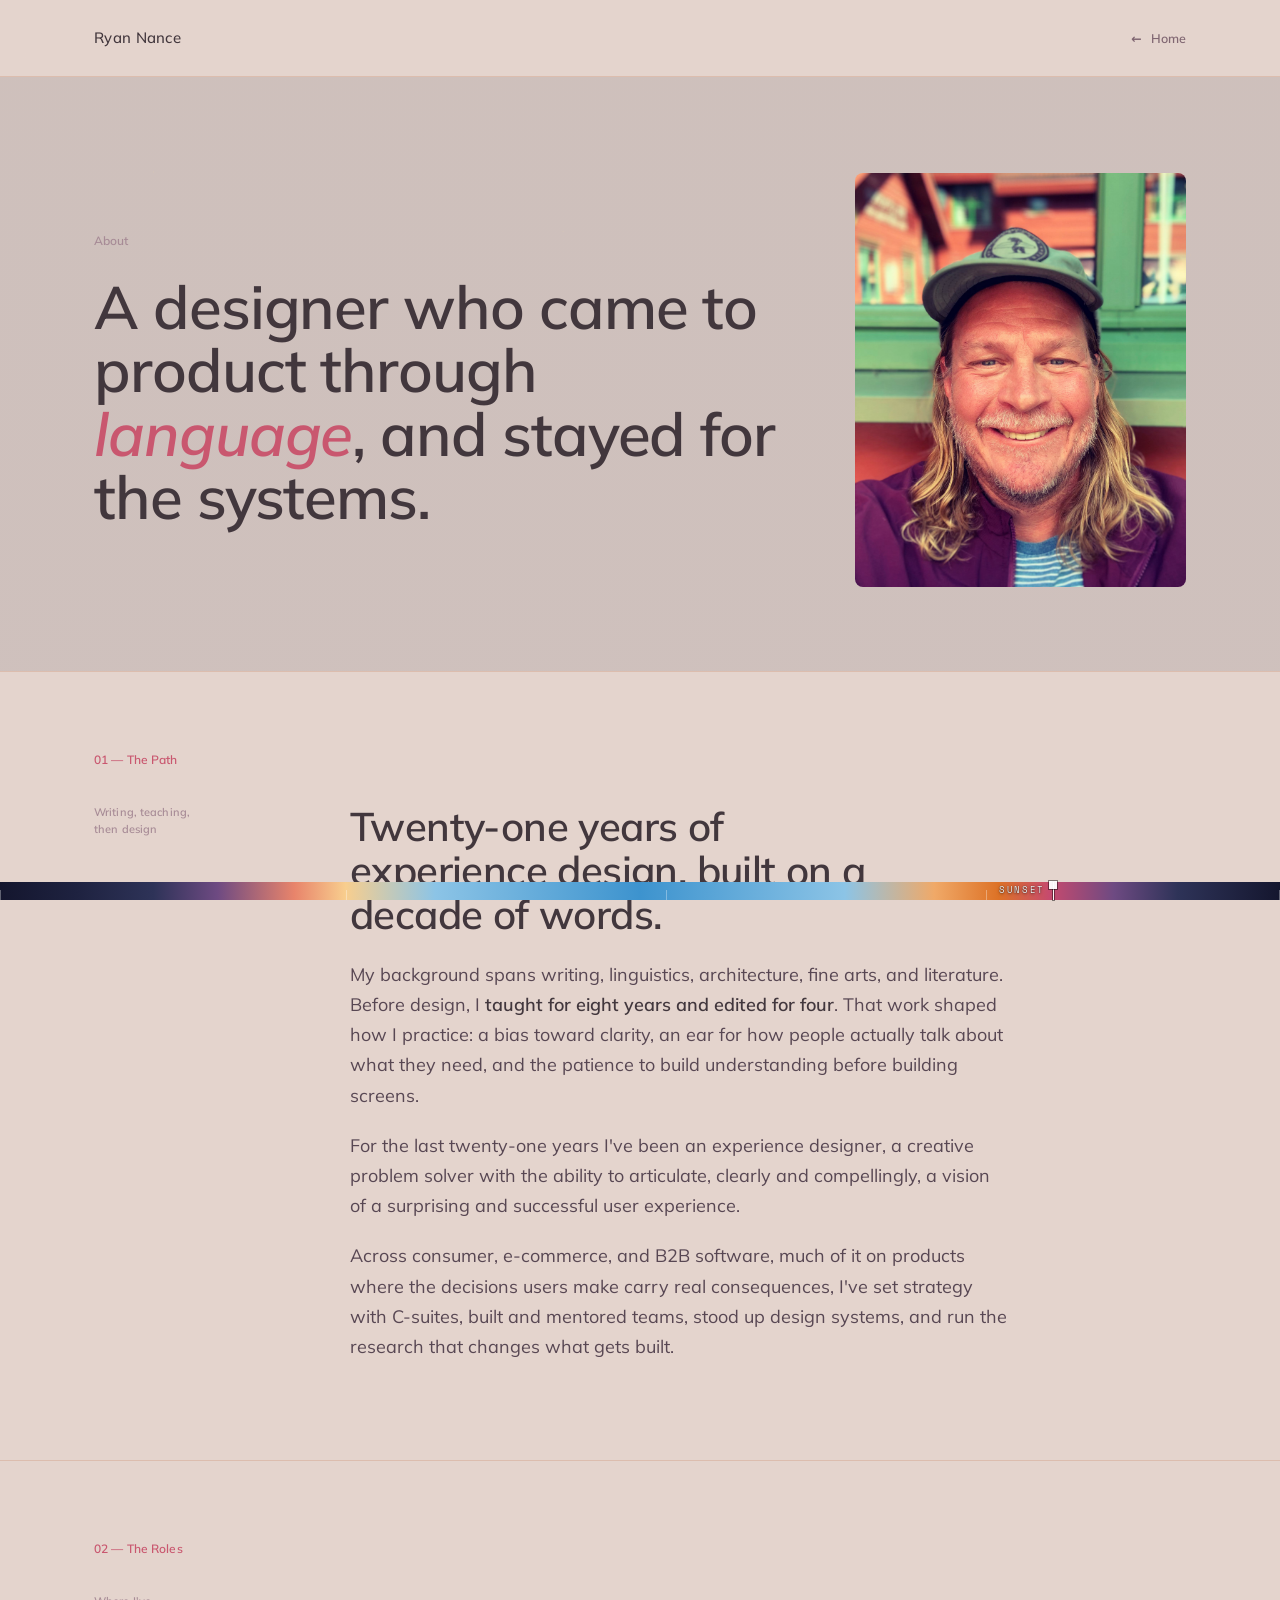
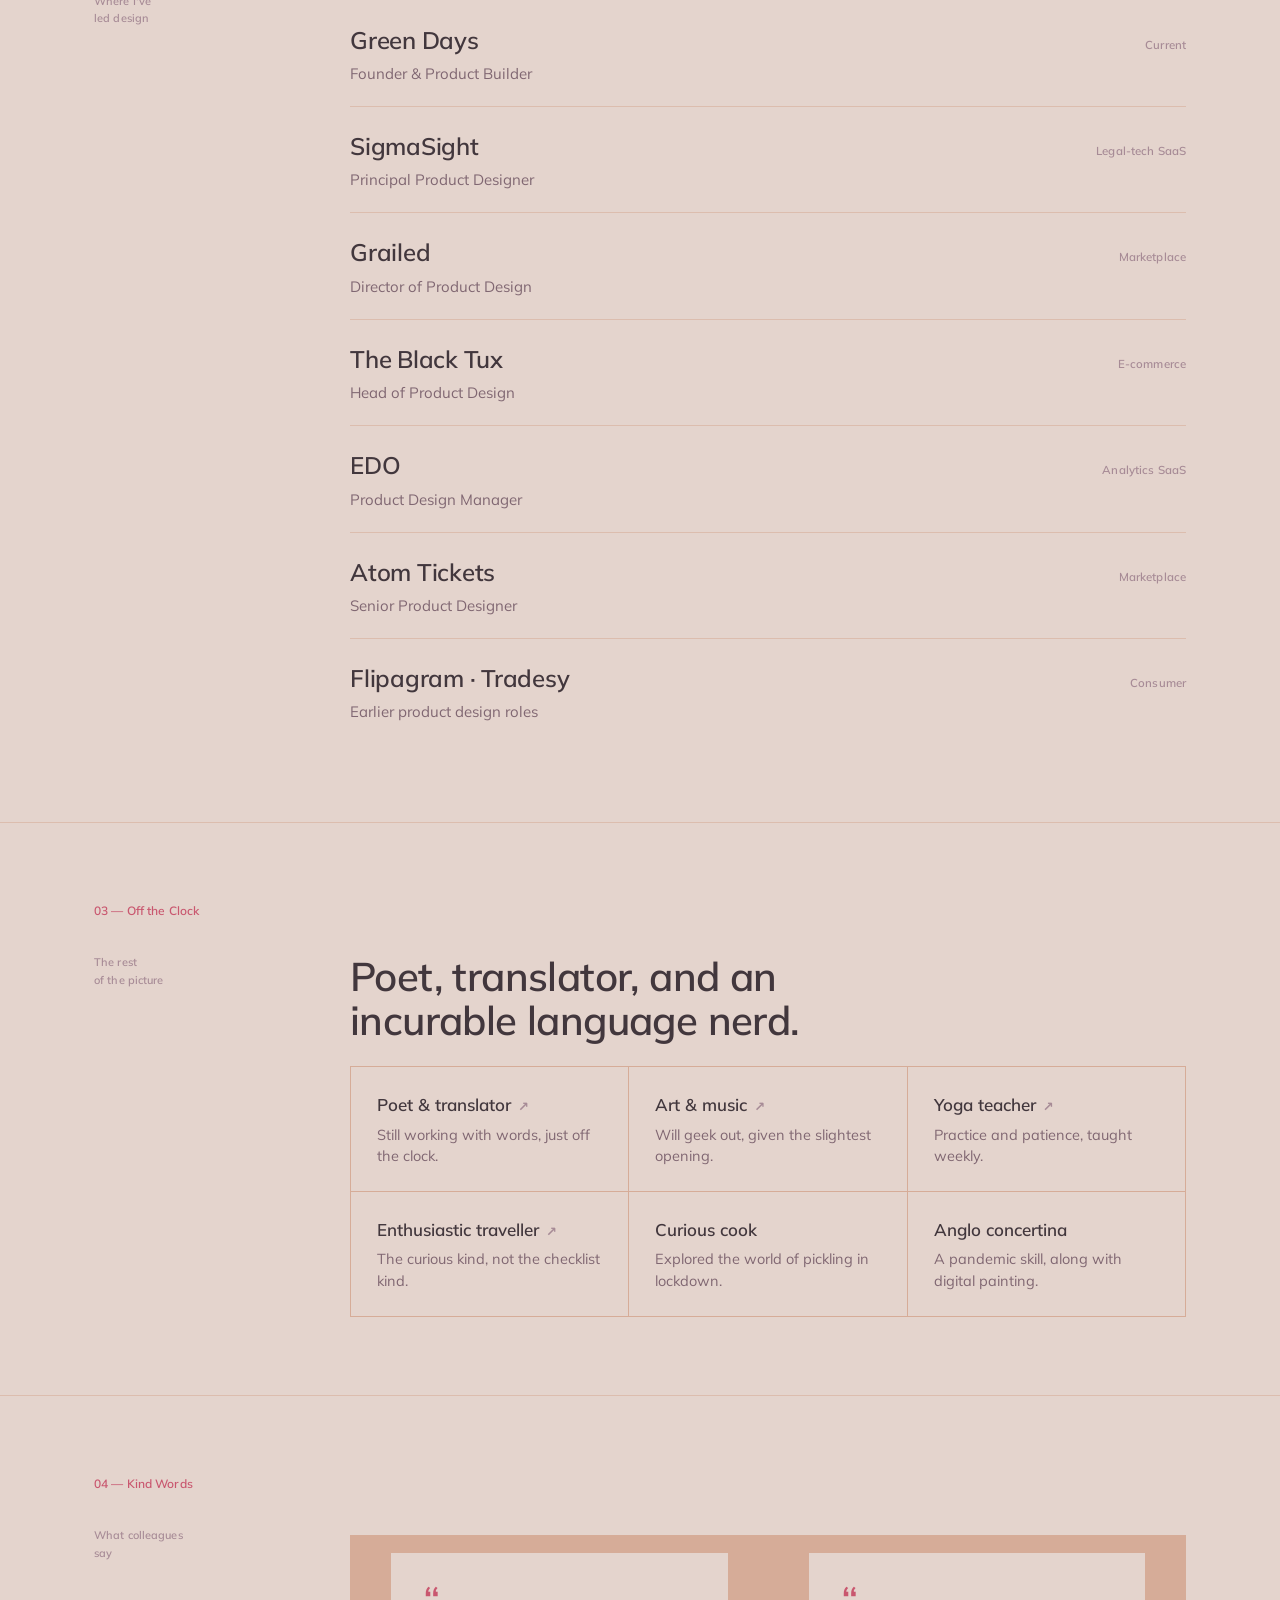
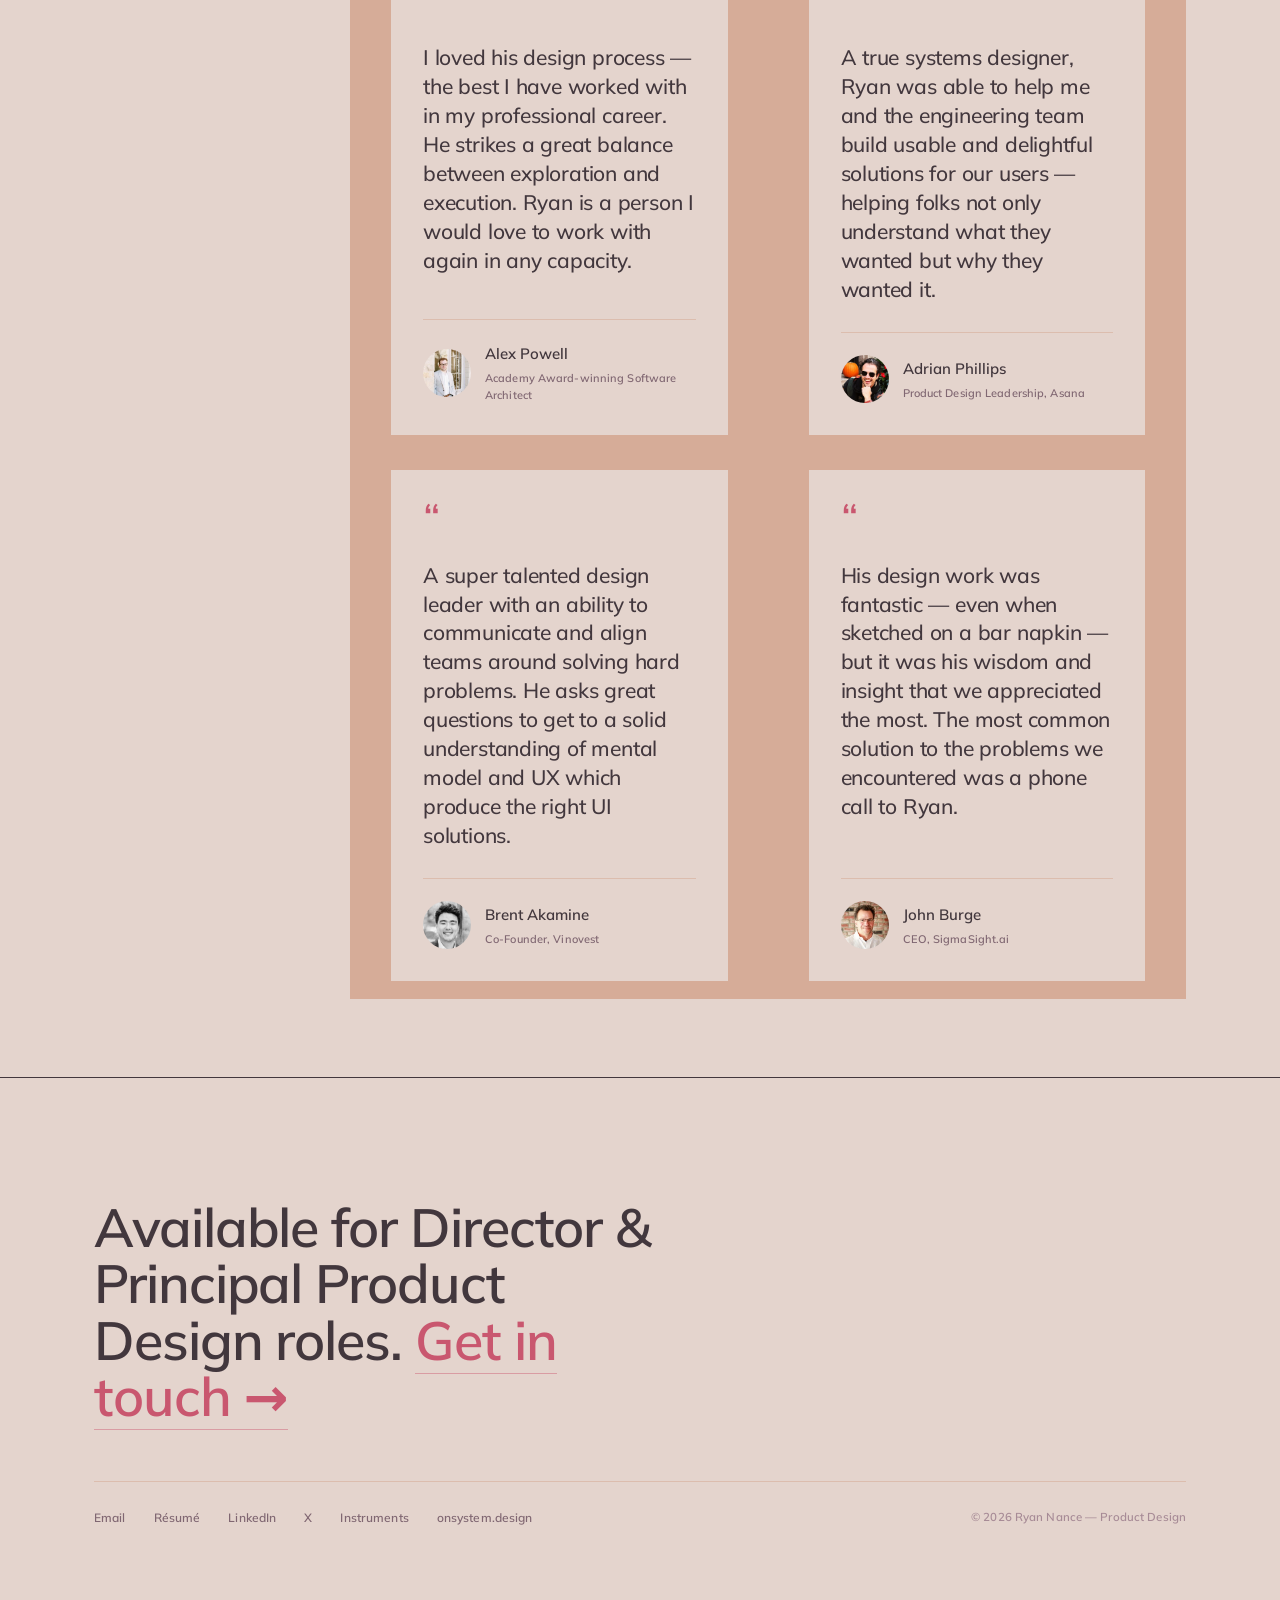
<file: about.html>
<!DOCTYPE html>
<html lang="en">
<head>
  <!-- Google tag (gtag.js) -->
  <script async src="https://www.googletagmanager.com/gtag/js?id=G-BRE3GJ6DSF"></script>
  <script>
    window.dataLayer = window.dataLayer || [];
    function gtag(){dataLayer.push(arguments);}
    gtag('js', new Date());
    gtag('config', 'G-BRE3GJ6DSF');
  </script>
<meta charset="utf-8">
<meta name="viewport" content="width=device-width, initial-scale=1">
<title>About — Ryan Nance</title>
<meta name="description" content="A designer who came to product through language, and stayed for the systems.">
<meta property="og:type" content="website">
<meta property="og:site_name" content="Ryan Nance — Product Design">
<meta property="og:title" content="About — Ryan Nance">
<meta property="og:description" content="A designer who came to product through language, and stayed for the systems.">
<link rel="canonical" href="https://ryantnance.com/about.html">
<meta property="og:url" content="https://ryantnance.com/about.html">
<meta property="og:image" content="https://ryantnance.com/assets/share-portfolio.jpg">
<meta property="og:image:width" content="1200">
<meta property="og:image:height" content="630">
<meta property="og:image:alt" content="Ryan Nance">
<meta name="twitter:card" content="summary_large_image">
<meta name="twitter:title" content="About — Ryan Nance">
<meta name="twitter:description" content="A designer who came to product through language, and stayed for the systems.">
<meta name="twitter:image" content="https://ryantnance.com/assets/share-portfolio.jpg">
<link rel="preconnect" href="https://fonts.googleapis.com"><link rel="preconnect" href="https://fonts.gstatic.com" crossorigin>
<link rel="icon" type="image/svg+xml" href="assets/favicon.svg">
<link rel="icon" type="image/png" sizes="32x32" href="assets/favicon-32.png">
<link rel="apple-touch-icon" href="assets/apple-touch-icon.png">
<link rel="stylesheet" href="css/desert-ds.css">
<link rel="stylesheet" href="css/horizon.css">
<script>(function(){var P={night:['#14162E','#F2F0FA','#D2D2E6','#9FA0C0','#6E6F94','#E8C877','#F0D89A','#2E3358','#1E2240','#0E1024','#434974'],sunrise:['#FBF1EA','#382B2E','#574549','#8A7076','#B49AA0','#D5871F','#AD5912','#F0D8C8','#FFF8F2','#F5E4D9','#E4C4B0'],day:['#FCF7EC','#292420','#463F34','#6E6555','#9C917E','#D06334','#A9411F','#EBD7B3','#FDFAF3','#F6ECD6','#D6BB85'],sunset:['#FBEADF','#2E2228','#4A3742','#7C6169','#AD8E96','#C64A6E','#9E3050','#F0CDB8','#FFF4EC','#F5D8C7','#E7B79C']},V=['--bg-page','--text-strong','--text-body','--text-muted','--text-faint','--accent','--accent-hover','--border','--bg-raised','--bg-sunk','--border-strong'],S=[[0,'night'],[6.5,'sunrise'],[12.5,'day'],[18.5,'sunset'],[24,'night']],G=[[5.75,0.1985,0.8885],0,0,[20.25,0.1435,0.8045]],d=new Date(),h=d.getHours()+d.getMinutes()/60+d.getSeconds()/3600;if(window.matchMedia&&matchMedia('(prefers-color-scheme: dark)').matches)h=0;var i=0;while(i<3&&h>=S[i+1][0])i++;var lo=S[i][0],hi=S[i+1][0],g=G[i],t=g?(h<g[0]?(h-lo)/(g[0]-lo)*g[1]:g[2]+(h-g[0])/(hi-g[0])*(1-g[2])):(h-lo)/(hi-lo),a=P[S[i][1]],b=P[S[i+1][1]],r=document.documentElement,k,c,o,v;for(k=0;k<V.length;k++){o='#';for(c=1;c<6;c+=2){v=Math.round(parseInt(a[k].substr(c,2),16)+(parseInt(b[k].substr(c,2),16)-parseInt(a[k].substr(c,2),16))*t).toString(16);o+=v.length<2?'0'+v:v}r.style.setProperty(V[k],o)}r.style.setProperty('--night',''+(i==0?1-t:i==3?t:0))})()</script>
<style>


*{box-sizing:border-box}
:root{--paper:var(--bg-page);--card:var(--bg-raised);--ink:var(--text-strong);--muted:var(--text-muted);--faint:var(--text-faint);--line:var(--border-strong);--hair:var(--border)}
html,body{margin:0}
body{background:var(--paper);color:var(--ink);font-family:var(--font-body);-webkit-font-smoothing:antialiased;font-size:17px;line-height:1.6}
.mono{font-family:var(--font-mono)}
.wrap{max-width:1180px;margin:0 auto;padding:0 44px}
a{color:inherit}
.eyebrow{font-family:var(--label-font);font-weight:var(--label-weight);font-size:12px;letter-spacing:var(--label-tracking);text-transform:var(--label-case);color:var(--faint)}
.nav{padding:26px 0;border-bottom:1px solid var(--hair);position:sticky;top:0;z-index:50;background:color-mix(in srgb,var(--paper) 85%,transparent);backdrop-filter:blur(12px);-webkit-backdrop-filter:blur(12px)}
.brand{font-size:15px;letter-spacing:.02em;font-weight:500;white-space:nowrap;text-decoration:none}
.back{font-family:var(--label-font);font-weight:var(--label-weight);font-size:12.5px;letter-spacing:var(--label-tracking);text-transform:var(--label-case);color:var(--muted);text-decoration:none;display:inline-flex;gap:9px;align-items:center}
.back:hover{color:var(--ink)}
.back .ar{transition:transform .25s ease}.back:hover .ar{transform:translateX(-4px)}
.chead{padding:96px 0 84px;border-bottom:1px solid var(--hair)}
.chead{background:radial-gradient(1.6px 1.6px at 12% 16%,rgba(240,216,154,calc(.9 * var(--night))) 50%,transparent 51%),radial-gradient(1.2px 1.2px at 28% 58%,rgba(240,216,154,calc(.5 * var(--night))) 50%,transparent 51%),radial-gradient(1.8px 1.8px at 44% 26%,rgba(240,216,154,calc(.75 * var(--night))) 50%,transparent 51%),radial-gradient(1.2px 1.2px at 58% 70%,rgba(240,216,154,calc(.45 * var(--night))) 50%,transparent 51%),radial-gradient(1.6px 1.6px at 71% 18%,rgba(240,216,154,calc(.85 * var(--night))) 50%,transparent 51%),radial-gradient(1.2px 1.2px at 84% 52%,rgba(240,216,154,calc(.5 * var(--night))) 50%,transparent 51%),radial-gradient(1.8px 1.8px at 93% 30%,rgba(240,216,154,calc(.7 * var(--night))) 50%,transparent 51%),linear-gradient(180deg,rgba(14,16,36,var(--night)) 0%,rgba(20,22,46,var(--night)) 100%)}
.headgrid{display:grid;grid-template-columns:1.35fr .65fr;gap:72px;align-items:center}
.h-lead{font-family:var(--font-display);font-weight:600;letter-spacing:-.018em;line-height:1.06;font-size:clamp(36px,4.8vw,60px);margin:24px 0 0;max-width:17ch}
.h-lead em{font-style:italic;color:var(--accent)}
.portrait{width:100%;aspect-ratio:4/5;--r:8px;object-fit:cover;object-position:center 30%;border-radius:8px;display:block}
.sec{padding:78px 0;border-top:1px solid var(--hair)}
.sec.first{border-top:none}
.seclabel{font-family:var(--label-font);font-weight:var(--label-weight);font-size:12px;letter-spacing:var(--label-tracking);text-transform:var(--label-case);color:var(--accent)}
.secgrid{display:grid;grid-template-columns:200px 1fr;gap:56px;margin-top:34px}
.secgrid .sub{font-family:var(--label-font);font-weight:var(--label-weight);font-size:11px;letter-spacing:var(--label-tracking);text-transform:var(--label-case);color:var(--faint);line-height:1.6}
.h2{font-family:var(--font-display);font-weight:600;letter-spacing:-.015em;font-size:clamp(28px,3.4vw,40px);line-height:1.1;margin:0 0 24px;max-width:22ch}
.prose{font-size:18px;line-height:1.68;color:var(--text-body);max-width:60ch}
.prose p{margin:0 0 20px}
.prose strong{font-weight:600;color:var(--ink)}
.roles{list-style:none;margin:8px 0 0;padding:0}
.role{display:grid;grid-template-columns:1fr auto;gap:24px;align-items:baseline;padding:20px 0;border-top:1px solid var(--hair)}
.role:first-child{border-top:none}
.rolename{font-family:var(--font-display);font-weight:600;font-size:24px;letter-spacing:-.01em}
.roletitle{font-size:15px;color:var(--muted);margin-top:3px}
.rolewhen{font-family:var(--label-font);font-weight:var(--label-weight);font-size:11.5px;letter-spacing:var(--label-tracking);text-transform:var(--label-case);color:var(--faint);white-space:nowrap}
.offgrid{display:grid;grid-template-columns:repeat(3,1fr);gap:1px;background:var(--line);border:1px solid var(--line);margin-top:8px}
.off{background:var(--paper);padding:24px 26px}
.offname{font-size:17px;font-weight:600}
.offdesc{font-size:14.5px;color:var(--muted);margin-top:5px;line-height:1.5}
a.off{text-decoration:none;display:block}
a.off .offname::after{content:"↗";margin-left:7px;font-size:13px;color:var(--faint);transition:color .2s ease}
a.off:hover .offname,a.off:hover .offname::after{color:var(--accent)}
.tgrid{display:grid;grid-template-columns:repeat(2,1fr);gap:1px;background:var(--line);border:1px solid var(--line);margin-top:8px}
.tcard{background:var(--paper);padding:36px 32px 32px;display:flex;flex-direction:column;gap:28px}
.tmark{font-family:var(--font-display);font-size:44px;line-height:.6;color:var(--accent)}
.tquote{font-family:var(--font-display);font-weight:500;letter-spacing:-.01em;font-size:21px;line-height:1.38;margin:0;flex:1}
.tperson{display:flex;align-items:center;gap:14px;padding-top:22px;border-top:1px solid var(--hair)}
.tface{width:48px;height:48px;flex-shrink:0;border-radius:50%;object-fit:cover}
.tname{font-size:15px;font-weight:600}
.ttitle{font-family:var(--label-font);font-weight:var(--label-weight);font-size:11px;letter-spacing:var(--label-tracking);text-transform:var(--label-case);color:var(--muted);margin-top:4px;line-height:1.5}
@media(max-width:820px){.tgrid{grid-template-columns:1fr}}
.foot{border-top:1px solid var(--ink);padding:76px 0 60px}
.footlead{font-family:var(--font-display);font-weight:600;font-size:clamp(30px,4.2vw,54px);letter-spacing:-.02em;line-height:1.05;max-width:18ch}
.footlead a{color:var(--accent);text-decoration:none;border-bottom:1.5px solid color-mix(in srgb,var(--accent) 45%,transparent)}
.footlead a:hover{border-color:var(--accent)}
.footrow{display:flex;flex-wrap:wrap;justify-content:space-between;gap:24px;margin-top:56px;padding-top:26px;border-top:1px solid var(--hair)}
.footlinks{display:flex;gap:28px;flex-wrap:wrap}
.footlink{font-family:var(--label-font);font-weight:var(--label-weight);font-size:12px;letter-spacing:var(--label-tracking);text-transform:var(--label-case);color:var(--muted);text-decoration:none}
.footlink:hover{color:var(--ink)}
.footmeta{font-family:var(--label-font);font-weight:var(--label-weight);font-size:11.5px;letter-spacing:var(--label-tracking);color:var(--faint)}
@media(max-width:820px){.wrap{padding:0 24px}.headgrid{grid-template-columns:1fr;gap:36px}.secgrid{grid-template-columns:1fr;gap:20px}.offgrid{grid-template-columns:1fr}}

</style>
</head>
<body>

<div class="nav"><div class="wrap fx ac jb"><a class="brand" href="index.html">Ryan Nance</a><div class="fx ac gap24"><a class="back" href="index.html"><span class="ar">←</span> Home</a></div></div></div>

<header class="chead"><div class="wrap headgrid"><div><div class="eyebrow">About</div><h1 class="h-lead" style="max-width:19ch">A designer who came to product through <em>language</em>, and stayed for the systems.</h1></div><img class="portrait" src="assets/portrait.jpg" alt="Ryan Nance"></div></header>

<section class="sec first"><div class="wrap"><div class="seclabel">01 — The Path</div><div class="secgrid"><div class="sub">Writing, teaching,<br>then design</div><div><h2 class="h2">Twenty‑one years of experience design, built on a decade of words.</h2><div class="prose"><p>My background spans writing, linguistics, architecture, fine arts, and literature. Before design, I <strong>taught for eight years and edited for four</strong>. That work shaped how I practice: a bias toward clarity, an ear for how people actually talk about what they need, and the patience to build understanding before building screens.</p><p>For the last twenty‑one years I've been an experience designer, a creative problem solver with the ability to articulate, clearly and compellingly, a vision of a surprising and successful user experience.</p><p>Across consumer, e‑commerce, and B2B software, much of it on products where the decisions users make carry real consequences, I've set strategy with C‑suites, built and mentored teams, stood up design systems, and run the research that changes what gets built.</p></div></div></div></div></section>

<section class="sec"><div class="wrap"><div class="seclabel">02 — The Roles</div><div class="secgrid"><div class="sub">Where I've<br>led design</div><div><ul class="roles"><li class="role"><div><div class="rolename">Green Days</div><div class="roletitle">Founder &amp; Product Builder</div></div><div class="rolewhen">Current</div></li><li class="role"><div><div class="rolename">SigmaSight</div><div class="roletitle">Principal Product Designer</div></div><div class="rolewhen">Legal‑tech SaaS</div></li><li class="role"><div><div class="rolename">Grailed</div><div class="roletitle">Director of Product Design</div></div><div class="rolewhen">Marketplace</div></li><li class="role"><div><div class="rolename">The Black Tux</div><div class="roletitle">Head of Product Design</div></div><div class="rolewhen">E‑commerce</div></li><li class="role"><div><div class="rolename">EDO</div><div class="roletitle">Product Design Manager</div></div><div class="rolewhen">Analytics SaaS</div></li><li class="role"><div><div class="rolename">Atom Tickets</div><div class="roletitle">Senior Product Designer</div></div><div class="rolewhen">Marketplace</div></li><li class="role"><div><div class="rolename">Flipagram · Tradesy</div><div class="roletitle">Earlier product design roles</div></div><div class="rolewhen">Consumer</div></li></ul></div></div></div></section>

<section class="sec"><div class="wrap"><div class="seclabel">03 — Off the Clock</div><div class="secgrid"><div class="sub">The rest<br>of the picture</div><div><h2 class="h2">Poet, translator, and an incurable language nerd.</h2><div class="offgrid"><a class="off" href="https://nowhaleinsight.substack.com/" target="_blank"><div class="offname">Poet &amp; translator</div><div class="offdesc">Still working with words, just off the clock.</div></a><a class="off" href="https://stitches.substack.com/" target="_blank"><div class="offname">Art &amp; music</div><div class="offdesc">Will geek out, given the slightest opening.</div></a><a class="off" href="https://www.the-big-room.com/" target="_blank"><div class="offname">Yoga teacher</div><div class="offdesc">Practice and patience, taught weekly.</div></a><a class="off" href="https://ryantscottnance.substack.com/" target="_blank"><div class="offname">Enthusiastic traveller</div><div class="offdesc">The curious kind, not the checklist kind.</div></a><div class="off"><div class="offname">Curious cook</div><div class="offdesc">Explored the world of pickling in lockdown.</div></div><div class="off"><div class="offname">Anglo concertina</div><div class="offdesc">A pandemic skill, along with digital painting.</div></div></div></div></div></div></section>

<section class="sec"><div class="wrap"><div class="seclabel">04 — Kind Words</div><div class="secgrid"><div class="sub">What colleagues<br>say</div><div><div class="tgrid"><figure class="tcard m0"><div class="tmark">“</div><blockquote class="tquote m0">I loved his design process — the best I have worked with in my professional career. He strikes a great balance between exploration and execution. Ryan is a person I would love to work with again in any capacity.</blockquote><figcaption class="tperson"><img class="tface" src="assets/alex.webp" alt="Alex Powell"><div><div class="tname">Alex Powell</div><div class="ttitle">Academy Award-winning Software Architect</div></div></figcaption></figure><figure class="tcard m0"><div class="tmark">“</div><blockquote class="tquote m0">A true systems designer, Ryan was able to help me and the engineering team build usable and delightful solutions for our users — helping folks not only understand what they wanted but why they wanted it.</blockquote><figcaption class="tperson"><img class="tface" src="assets/adrian.webp" alt="Adrian Phillips"><div><div class="tname">Adrian Phillips</div><div class="ttitle">Product Design Leadership, Asana</div></div></figcaption></figure><figure class="tcard m0"><div class="tmark">“</div><blockquote class="tquote m0">A super talented design leader with an ability to communicate and align teams around solving hard problems. He asks great questions to get to a solid understanding of mental model and UX which produce the right UI solutions.</blockquote><figcaption class="tperson"><img class="tface" src="assets/brent.webp" alt="Brent Akamine"><div><div class="tname">Brent Akamine</div><div class="ttitle">Co-Founder, Vinovest</div></div></figcaption></figure><figure class="tcard m0"><div class="tmark">“</div><blockquote class="tquote m0">His design work was fantastic — even when sketched on a bar napkin — but it was his wisdom and insight that we appreciated the most. The most common solution to the problems we encountered was a phone call to Ryan.</blockquote><figcaption class="tperson"><img class="tface" src="assets/john.webp" alt="John Burge"><div><div class="tname">John Burge</div><div class="ttitle">CEO, SigmaSight.ai</div></div></figcaption></figure></div></div></div></div></section>

<footer class="foot"><div class="wrap"><h2 class="footlead">Available for Director &amp; Principal Product Design roles. <a href="mailto:rtsnance@gmail.com">Get in touch →</a></h2><div class="footrow"><div class="footlinks"><a class="footlink" href="mailto:rtsnance@gmail.com">Email</a><a class="footlink" href="Ryan_Nance_Lead_Product_Designer_CV.pdf" target="_blank">Résumé</a><a class="footlink" href="https://www.linkedin.com/in/ryantnance" target="_blank">LinkedIn</a><a class="footlink" href="https://x.com/ryantscottnance" target="_blank">X</a><a class="footlink" href="https://lab.ryantnance.com" target="_blank">Instruments</a><a class="footlink" href="https://onsystem.design/" target="_blank">onsystem.design</a></div><div class="footmeta">© 2026 Ryan Nance — Product Design</div></div></div></footer>


<div class="hz" id="hz" role="slider" tabindex="0" aria-label="Time of day" aria-valuemin="0" aria-valuemax="24" aria-valuenow="12" aria-valuetext="Day"><div class="hz-sky" aria-hidden="true"></div><div class="hz-marker" aria-hidden="true"><span class="hz-cap"></span></div><span class="hz-word" aria-hidden="true">Day</span></div>

<script src="js/horizon.js" defer></script>
</body>
</html>
</file>
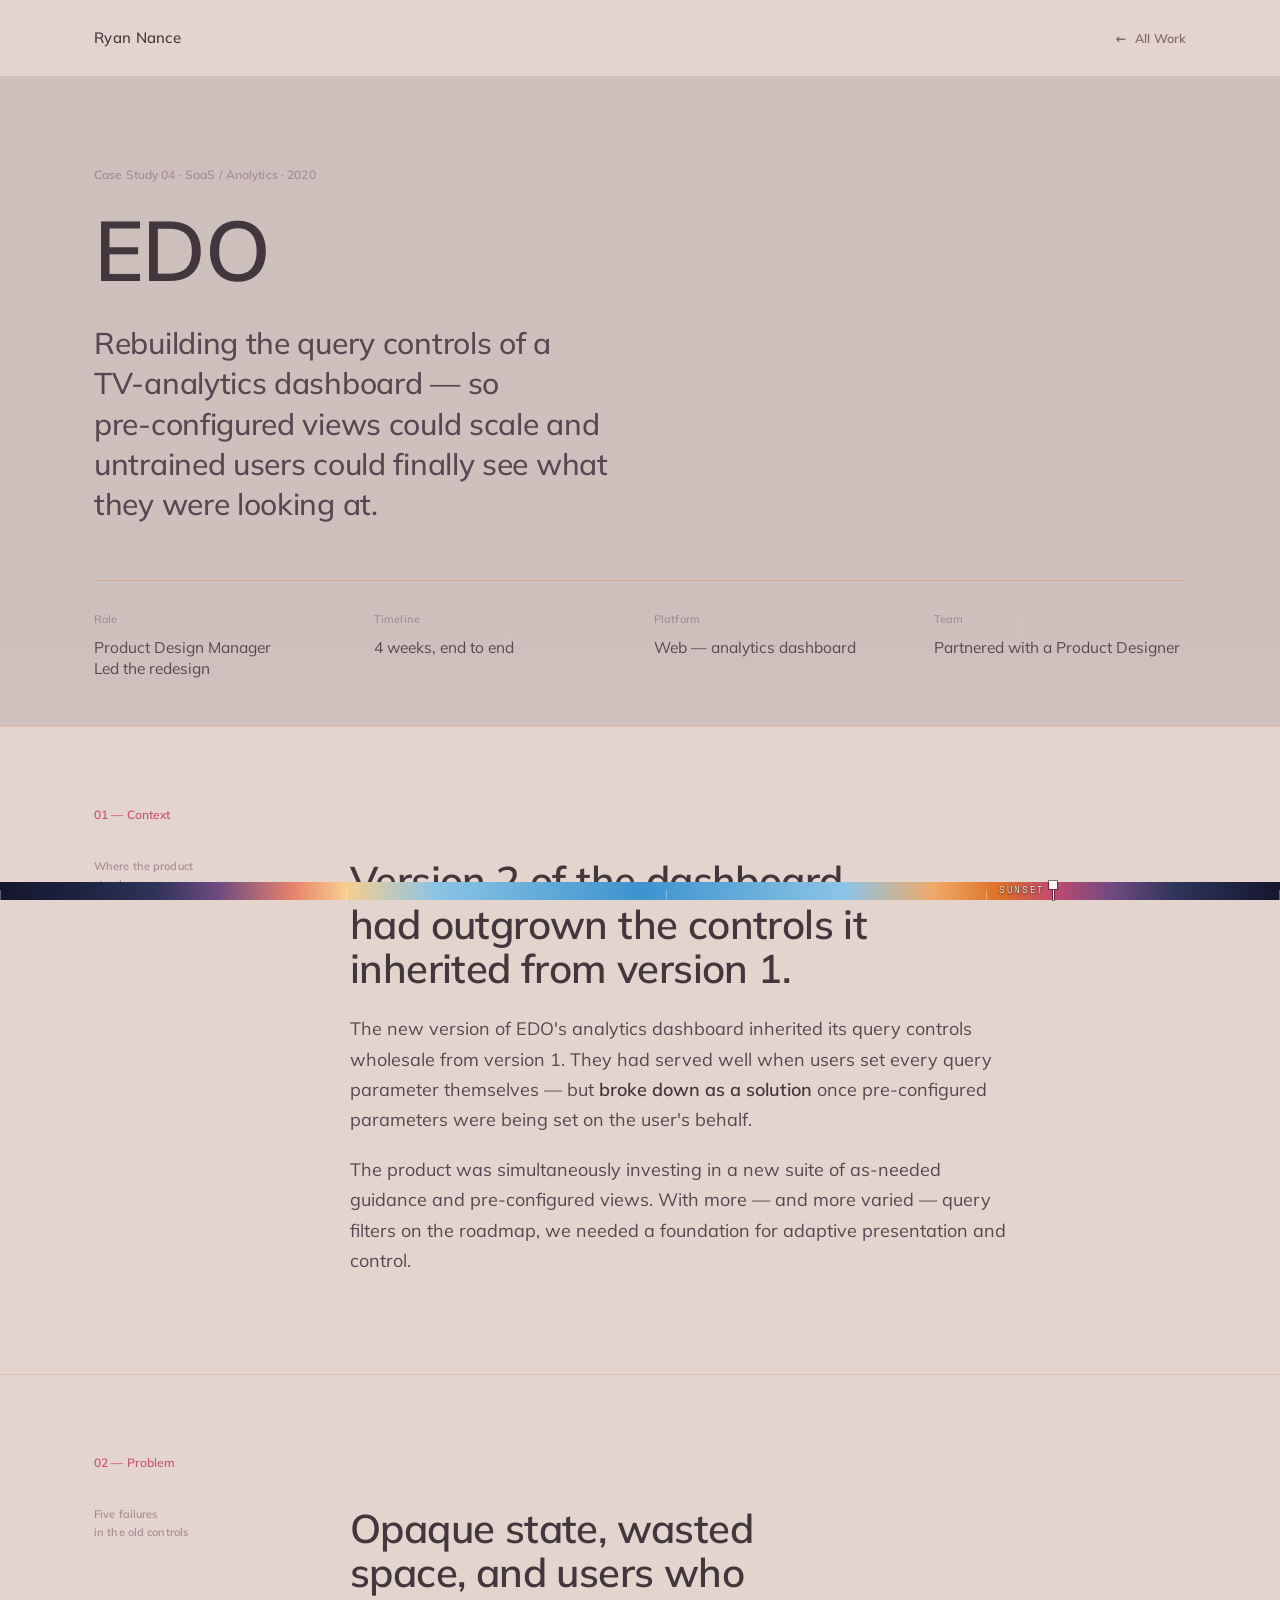
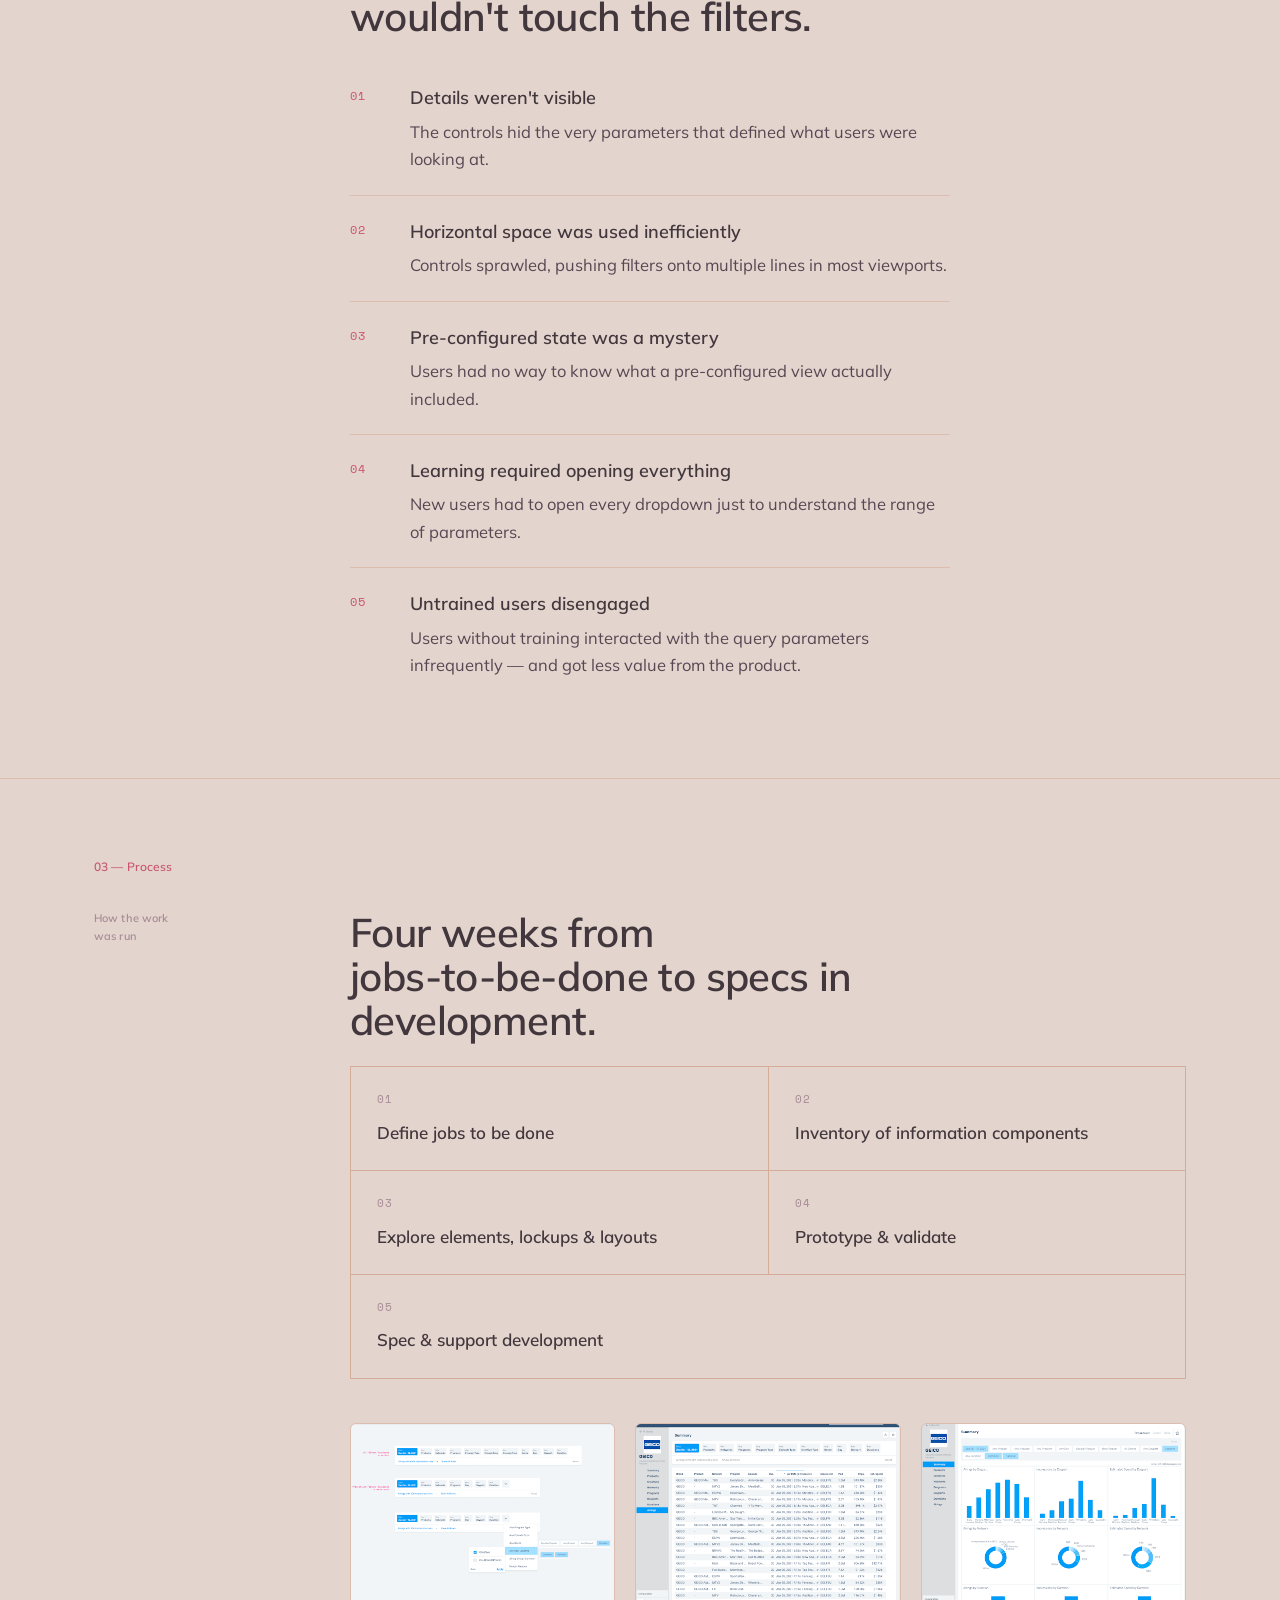
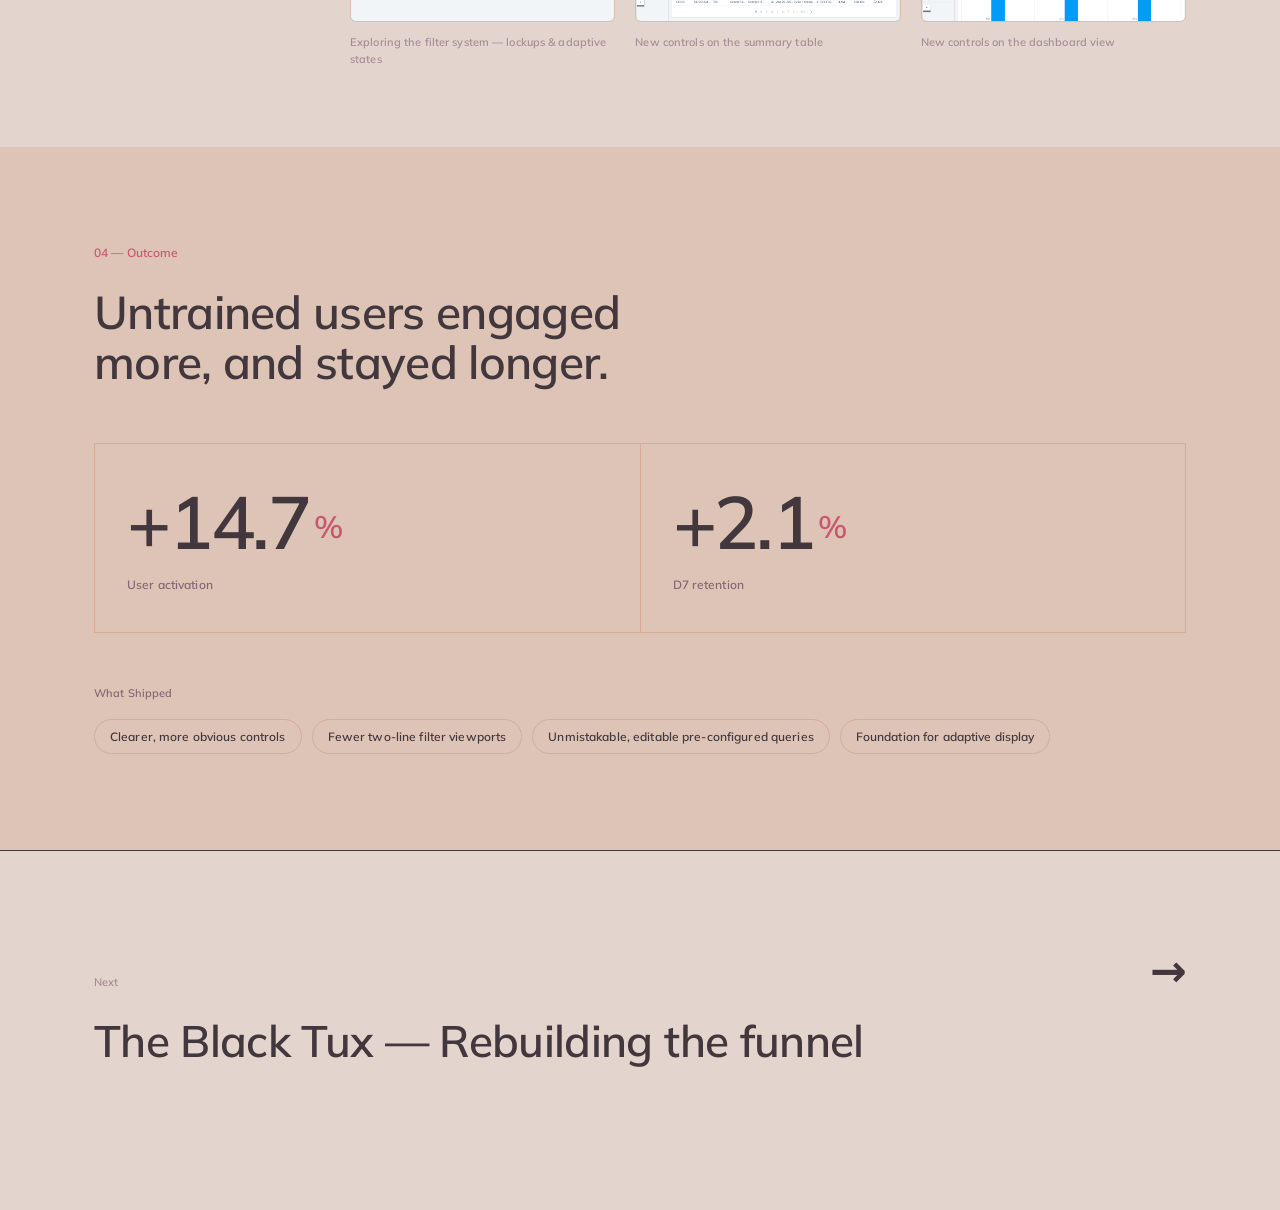
<file: edo.html>
<!DOCTYPE html>
<html lang="en">
<head>
  <!-- Google tag (gtag.js) -->
  <script async src="https://www.googletagmanager.com/gtag/js?id=G-BRE3GJ6DSF"></script>
  <script>
    window.dataLayer = window.dataLayer || [];
    function gtag(){dataLayer.push(arguments);}
    gtag('js', new Date());
    gtag('config', 'G-BRE3GJ6DSF');
  </script>
<meta charset="utf-8">
<meta name="viewport" content="width=device-width, initial-scale=1">
<title>EDO case study — Ryan Nance</title>
<meta name="description" content="Query controls, redesigned for an analytics dashboard.">
<meta property="og:type" content="website">
<meta property="og:site_name" content="Ryan Nance — Product Design">
<meta property="og:title" content="EDO case study — Ryan Nance">
<meta property="og:description" content="Query controls, redesigned for an analytics dashboard.">
<link rel="canonical" href="https://ryantnance.com/edo.html">
<meta property="og:url" content="https://ryantnance.com/edo.html">
<meta property="og:image" content="https://ryantnance.com/assets/share-portfolio.jpg">
<meta property="og:image:width" content="1200">
<meta property="og:image:height" content="630">
<meta property="og:image:alt" content="Ryan Nance">
<meta name="twitter:card" content="summary_large_image">
<meta name="twitter:title" content="EDO case study — Ryan Nance">
<meta name="twitter:description" content="Query controls, redesigned for an analytics dashboard.">
<meta name="twitter:image" content="https://ryantnance.com/assets/share-portfolio.jpg">
<link rel="preconnect" href="https://fonts.googleapis.com"><link rel="preconnect" href="https://fonts.gstatic.com" crossorigin>
<link rel="icon" type="image/svg+xml" href="assets/favicon.svg">
<link rel="icon" type="image/png" sizes="32x32" href="assets/favicon-32.png">
<link rel="apple-touch-icon" href="assets/apple-touch-icon.png">
<link rel="stylesheet" href="css/desert-ds.css">
<link rel="stylesheet" href="css/horizon.css">
<script>(function(){var P={night:['#14162E','#F2F0FA','#D2D2E6','#9FA0C0','#6E6F94','#E8C877','#F0D89A','#2E3358','#1E2240','#0E1024','#434974'],sunrise:['#FBF1EA','#382B2E','#574549','#8A7076','#B49AA0','#D5871F','#AD5912','#F0D8C8','#FFF8F2','#F5E4D9','#E4C4B0'],day:['#FCF7EC','#292420','#463F34','#6E6555','#9C917E','#D06334','#A9411F','#EBD7B3','#FDFAF3','#F6ECD6','#D6BB85'],sunset:['#FBEADF','#2E2228','#4A3742','#7C6169','#AD8E96','#C64A6E','#9E3050','#F0CDB8','#FFF4EC','#F5D8C7','#E7B79C']},V=['--bg-page','--text-strong','--text-body','--text-muted','--text-faint','--accent','--accent-hover','--border','--bg-raised','--bg-sunk','--border-strong'],S=[[0,'night'],[6.5,'sunrise'],[12.5,'day'],[18.5,'sunset'],[24,'night']],G=[[5.75,0.1985,0.8885],0,0,[20.25,0.1435,0.8045]],d=new Date(),h=d.getHours()+d.getMinutes()/60+d.getSeconds()/3600;if(window.matchMedia&&matchMedia('(prefers-color-scheme: dark)').matches)h=0;var i=0;while(i<3&&h>=S[i+1][0])i++;var lo=S[i][0],hi=S[i+1][0],g=G[i],t=g?(h<g[0]?(h-lo)/(g[0]-lo)*g[1]:g[2]+(h-g[0])/(hi-g[0])*(1-g[2])):(h-lo)/(hi-lo),a=P[S[i][1]],b=P[S[i+1][1]],r=document.documentElement,k,c,o,v;for(k=0;k<V.length;k++){o='#';for(c=1;c<6;c+=2){v=Math.round(parseInt(a[k].substr(c,2),16)+(parseInt(b[k].substr(c,2),16)-parseInt(a[k].substr(c,2),16))*t).toString(16);o+=v.length<2?'0'+v:v}r.style.setProperty(V[k],o)}r.style.setProperty('--night',''+(i==0?1-t:i==3?t:0))})()</script>
<style>


*{box-sizing:border-box}
:root{--paper:var(--bg-page);--card:var(--bg-raised);--ink:var(--text-strong);--muted:var(--text-muted);--faint:var(--text-faint);--line:var(--border-strong);--hair:var(--border);--dark:var(--bg-sunk)}
html,body{margin:0}
body{background:var(--paper);color:var(--ink);font-family:var(--font-body);-webkit-font-smoothing:antialiased;font-size:17px;line-height:1.6}
.mono{font-family:var(--font-mono)}
.wrap{max-width:1180px;margin:0 auto;padding:0 44px}
a{color:inherit}
.eyebrow{font-family:var(--label-font);font-weight:var(--label-weight);font-size:12px;letter-spacing:var(--label-tracking);text-transform:var(--label-case);color:var(--faint)}
.nav{padding:26px 0;border-bottom:1px solid var(--hair);position:sticky;top:0;z-index:50;background:color-mix(in srgb,var(--paper) 85%,transparent);backdrop-filter:blur(12px);-webkit-backdrop-filter:blur(12px)}
.brand{font-size:15px;letter-spacing:.02em;font-weight:500;white-space:nowrap;text-decoration:none}
.back{font-family:var(--label-font);font-weight:var(--label-weight);font-size:12.5px;letter-spacing:var(--label-tracking);text-transform:var(--label-case);color:var(--muted);text-decoration:none;display:inline-flex;gap:9px;align-items:center}
.back:hover{color:var(--ink)}
.back .ar{transition:transform .25s ease}.back:hover .ar{transform:translateX(-4px)}
.chead{padding:88px 0 46px}
.chead{background:radial-gradient(1.6px 1.6px at 12% 16%,rgba(240,216,154,calc(.9 * var(--night))) 50%,transparent 51%),radial-gradient(1.2px 1.2px at 28% 58%,rgba(240,216,154,calc(.5 * var(--night))) 50%,transparent 51%),radial-gradient(1.8px 1.8px at 44% 26%,rgba(240,216,154,calc(.75 * var(--night))) 50%,transparent 51%),radial-gradient(1.2px 1.2px at 58% 70%,rgba(240,216,154,calc(.45 * var(--night))) 50%,transparent 51%),radial-gradient(1.6px 1.6px at 71% 18%,rgba(240,216,154,calc(.85 * var(--night))) 50%,transparent 51%),radial-gradient(1.2px 1.2px at 84% 52%,rgba(240,216,154,calc(.5 * var(--night))) 50%,transparent 51%),radial-gradient(1.8px 1.8px at 93% 30%,rgba(240,216,154,calc(.7 * var(--night))) 50%,transparent 51%),linear-gradient(180deg,rgba(14,16,36,var(--night)) 0%,rgba(20,22,46,var(--night)) 100%)}
.ctitle{font-family:var(--font-display);font-weight:600;letter-spacing:-.02em;line-height:1.03;font-size:clamp(44px,6.6vw,88px);margin:22px 0 0;max-width:14ch}
.csummary{font-family:var(--font-display);font-weight:500;font-size:clamp(22px,2.7vw,30px);line-height:1.34;color:var(--text-body);max-width:30ch;margin:30px 0 0;letter-spacing:-.01em}
.metagrid{display:grid;grid-template-columns:repeat(4,1fr);gap:28px;margin-top:56px;padding-top:30px;border-top:1px solid var(--line)}
.mg{display:flex;flex-direction:column;gap:8px}
.mglabel{font-family:var(--label-font);font-weight:var(--label-weight);font-size:11px;letter-spacing:var(--label-tracking);text-transform:var(--label-case);color:var(--faint)}
.mgval{font-size:15.5px;color:var(--text-body);line-height:1.4}
.cheadgrid{display:grid;grid-template-columns:1.15fr 1fr;gap:56px;align-items:center}
.cover{width:100%;aspect-ratio:16/9;border:0;border-radius:8px;display:block;background:var(--dark)}
@media(max-width:820px){.cheadgrid{grid-template-columns:1fr;gap:32px}}
.sec{padding:78px 0;border-top:1px solid var(--hair)}
.seclabel{font-family:var(--label-font);font-weight:var(--label-weight);font-size:12px;letter-spacing:var(--label-tracking);text-transform:var(--label-case);color:var(--accent)}
.secgrid{display:grid;grid-template-columns:200px 1fr;gap:56px;margin-top:34px}
.secgrid .sub{font-family:var(--label-font);font-weight:var(--label-weight);font-size:11px;letter-spacing:var(--label-tracking);text-transform:var(--label-case);color:var(--faint);line-height:1.6}
.h2{font-family:var(--font-display);font-weight:600;letter-spacing:-.015em;font-size:clamp(28px,3.4vw,40px);line-height:1.1;margin:0 0 24px;max-width:22ch}
.prose{font-size:18px;line-height:1.68;color:var(--text-body);max-width:60ch}
.prose p{margin:0 0 20px}
.prose strong{font-weight:600;color:var(--ink)}
.enum{list-style:none;margin:8px 0 0;padding:0;counter-reset:e}
.enum li{counter-increment:e;padding:22px 0 22px 60px;border-top:1px solid var(--hair);position:relative;max-width:60ch}
.enum li:first-child{border-top:none}
.enum li::before{content:counter(e,decimal-leading-zero);position:absolute;left:0;top:24px;font-family:var(--font-mono);font-size:12px;letter-spacing:.05em;color:var(--accent)}
.enum b{display:block;font-weight:600;font-size:18px;color:var(--ink);margin-bottom:5px}
.enum span{color:var(--text-body);font-size:16.5px;line-height:1.55}
.steps{display:grid;grid-template-columns:1fr 1fr;gap:1px;background:var(--line);border:1px solid var(--line);margin-top:8px}
.step{background:var(--paper);padding:24px 26px}
.stepnum{font-family:var(--font-mono);font-size:11px;letter-spacing:.1em;color:var(--faint)}
.steptitle{font-size:17px;font-weight:600;margin-top:10px}
.steps .laststep{grid-column:1/-1}
.gallery{display:grid;grid-template-columns:repeat(3,1fr);gap:20px;margin-top:44px}
.gslot{width:100%;aspect-ratio:3/4;--r:6px}
.gslot.wide{grid-column:1/3;aspect-ratio:16/7}
.gimg{width:100%;aspect-ratio:4/3;object-fit:cover;border-radius:6px;display:block;border:1px solid var(--hair)}
.gcap{font-family:var(--label-font);font-weight:var(--label-weight);font-size:11px;letter-spacing:var(--label-tracking);text-transform:var(--label-case);color:var(--faint);margin-top:12px}
.outcomes{background:var(--dark);color:var(--text-strong);padding:96px 0}
.outcomes .seclabel{color:var(--accent)}
.oh2{font-family:var(--font-display);font-weight:600;font-size:clamp(30px,3.8vw,46px);letter-spacing:-.015em;line-height:1.08;margin:26px 0 0;max-width:20ch;color:var(--text-strong)}
.metrics{display:grid;grid-template-columns:repeat(2,1fr);gap:1px;background:var(--border-strong);border:1px solid var(--border-strong);margin-top:56px}
.metric{background:var(--dark);padding:44px 32px 38px}
.metricnum{font-family:var(--font-display);font-weight:600;font-size:clamp(48px,6vw,74px);letter-spacing:-.03em;line-height:.92;color:var(--text-strong)}
.metricnum small{font-size:.42em;color:var(--accent);vertical-align:.35em;margin-left:4px;letter-spacing:0}
.metriclabel{font-family:var(--label-font);font-weight:var(--label-weight);font-size:12px;letter-spacing:var(--label-tracking);color:var(--muted);margin-top:20px;line-height:1.5;text-transform:var(--label-case)}
.shipped{margin-top:52px}
.shipped .k{font-family:var(--label-font);font-weight:var(--label-weight);font-size:11px;letter-spacing:var(--label-tracking);text-transform:var(--label-case);color:var(--muted);margin-bottom:16px}
.shiplist{display:flex;flex-wrap:wrap;gap:10px}
.shipitem{font-family:var(--label-font);font-weight:var(--label-weight);font-size:12px;letter-spacing:var(--label-tracking);color:var(--text-strong);border:1px solid var(--border-strong);border-radius:100px;padding:7px 15px}
.next{padding:70px 0;border-top:1px solid var(--ink)}
.nextlink{display:flex;align-items:baseline;justify-content:space-between;gap:24px;text-decoration:none}
.nextlabel{font-family:var(--label-font);font-weight:var(--label-weight);font-size:11px;letter-spacing:var(--label-tracking);text-transform:var(--label-case);color:var(--faint)}
.nexttitle{font-family:var(--font-display);font-weight:600;font-size:clamp(28px,3.6vw,44px);letter-spacing:-.015em;margin-top:14px}
.nextlink:hover .nexttitle{color:var(--accent)}
@media(max-width:820px){.wrap{padding:0 24px}.metagrid{grid-template-columns:1fr 1fr;gap:22px}.secgrid{grid-template-columns:1fr;gap:20px}.steps,.metrics,.gallery{grid-template-columns:1fr}.gslot.wide{grid-column:auto}.enum li{padding-left:48px}}

</style>
</head>
<body>

<div class="nav"><div class="wrap fx ac jb"><a class="brand" href="index.html">Ryan Nance</a><div class="fx ac gap24"><a class="back" href="index.html"><span class="ar">←</span> All Work</a></div></div></div>

<header class="chead"><div class="wrap"><div class="eyebrow">Case Study 04 · SaaS / Analytics · 2020</div><h1 class="ctitle">EDO</h1><p class="csummary">Rebuilding the query controls of a TV‑analytics dashboard — so pre‑configured views could scale and untrained users could finally see what they were looking at.</p><div class="metagrid"><div class="mg"><div class="mglabel">Role</div><div class="mgval">Product Design Manager<br>Led the redesign</div></div><div class="mg"><div class="mglabel">Timeline</div><div class="mgval">4 weeks, end to end</div></div><div class="mg"><div class="mglabel">Platform</div><div class="mgval">Web — analytics dashboard</div></div><div class="mg"><div class="mglabel">Team</div><div class="mgval">Partnered with a Product Designer</div></div></div></div></header>


<section class="sec"><div class="wrap"><div class="seclabel">01 — Context</div><div class="secgrid"><div class="sub">Where the product<br>stood</div><div><h2 class="h2">Version 2 of the dashboard had outgrown the controls it inherited from version 1.</h2><div class="prose"><p>The new version of EDO's analytics dashboard inherited its query controls wholesale from version 1. They had served well when users set every query parameter themselves — but <strong>broke down as a solution</strong> once pre‑configured parameters were being set on the user's behalf.</p><p>The product was simultaneously investing in a new suite of as‑needed guidance and pre‑configured views. With more — and more varied — query filters on the roadmap, we needed a foundation for adaptive presentation and control.</p></div></div></div></div></section>

<section class="sec"><div class="wrap"><div class="seclabel">02 — Problem</div><div class="secgrid"><div class="sub">Five failures<br>in the old controls</div><div><h2 class="h2">Opaque state, wasted space, and users who wouldn't touch the filters.</h2><ol class="enum"><li><b>Details weren't visible</b><span>The controls hid the very parameters that defined what users were looking at.</span></li><li><b>Horizontal space was used inefficiently</b><span>Controls sprawled, pushing filters onto multiple lines in most viewports.</span></li><li><b>Pre‑configured state was a mystery</b><span>Users had no way to know what a pre‑configured view actually included.</span></li><li><b>Learning required opening everything</b><span>New users had to open every dropdown just to understand the range of parameters.</span></li><li><b>Untrained users disengaged</b><span>Users without training interacted with the query parameters infrequently — and got less value from the product.</span></li></ol></div></div></div></section>

<section class="sec"><div class="wrap"><div class="seclabel">03 — Process</div><div class="secgrid"><div class="sub">How the work<br>was run</div><div><h2 class="h2">Four weeks from jobs‑to‑be‑done to specs in development.</h2><div class="steps"><div class="step"><div class="stepnum">01</div><div class="steptitle">Define jobs to be done</div></div><div class="step"><div class="stepnum">02</div><div class="steptitle">Inventory of information components</div></div><div class="step"><div class="stepnum">03</div><div class="steptitle">Explore elements, lockups &amp; layouts</div></div><div class="step"><div class="stepnum">04</div><div class="steptitle">Prototype &amp; validate</div></div><div class="step laststep"><div class="stepnum">05</div><div class="steptitle">Spec &amp; support development</div></div></div><div class="gallery"><div><img class="gimg" src="assets/edo-filter-system.png" alt="Filter system explorations"><div class="gcap">Exploring the filter system — lockups &amp; adaptive states</div></div><div><img class="gimg" src="assets/edo-new.png" alt="Redesigned query controls on the summary table"><div class="gcap">New controls on the summary table</div></div><div><img class="gimg" src="assets/edo-od.png" alt="Redesigned query controls on the dashboard view"><div class="gcap">New controls on the dashboard view</div></div></div></div></div></div></section>

<section class="outcomes"><div class="wrap"><div class="seclabel">04 — Outcome</div><h2 class="oh2">Untrained users engaged more, and stayed longer.</h2><div class="metrics"><div class="metric"><div class="metricnum">+14.7<small>%</small></div><div class="metriclabel">User activation</div></div><div class="metric"><div class="metricnum">+2.1<small>%</small></div><div class="metriclabel">D7 retention</div></div></div><div class="shipped"><div class="k">What Shipped</div><div class="shiplist"><span class="shipitem">Clearer, more obvious controls</span><span class="shipitem">Fewer two‑line filter viewports</span><span class="shipitem">Unmistakable, editable pre‑configured queries</span><span class="shipitem">Foundation for adaptive display</span></div></div></div></section>

<nav class="next"><div class="wrap"><a class="nextlink" href="the-black-tux.html"><div><div class="nextlabel">Next</div><div class="nexttitle">The Black Tux — Rebuilding the funnel</div></div><div class="nexttitle">→</div></a></div></nav>


<div class="hz" id="hz" role="slider" tabindex="0" aria-label="Time of day" aria-valuemin="0" aria-valuemax="24" aria-valuenow="12" aria-valuetext="Day"><div class="hz-sky" aria-hidden="true"></div><div class="hz-marker" aria-hidden="true"><span class="hz-cap"></span></div><span class="hz-word" aria-hidden="true">Day</span></div>

<script src="js/horizon.js" defer></script>
</body>
</html>
</file>
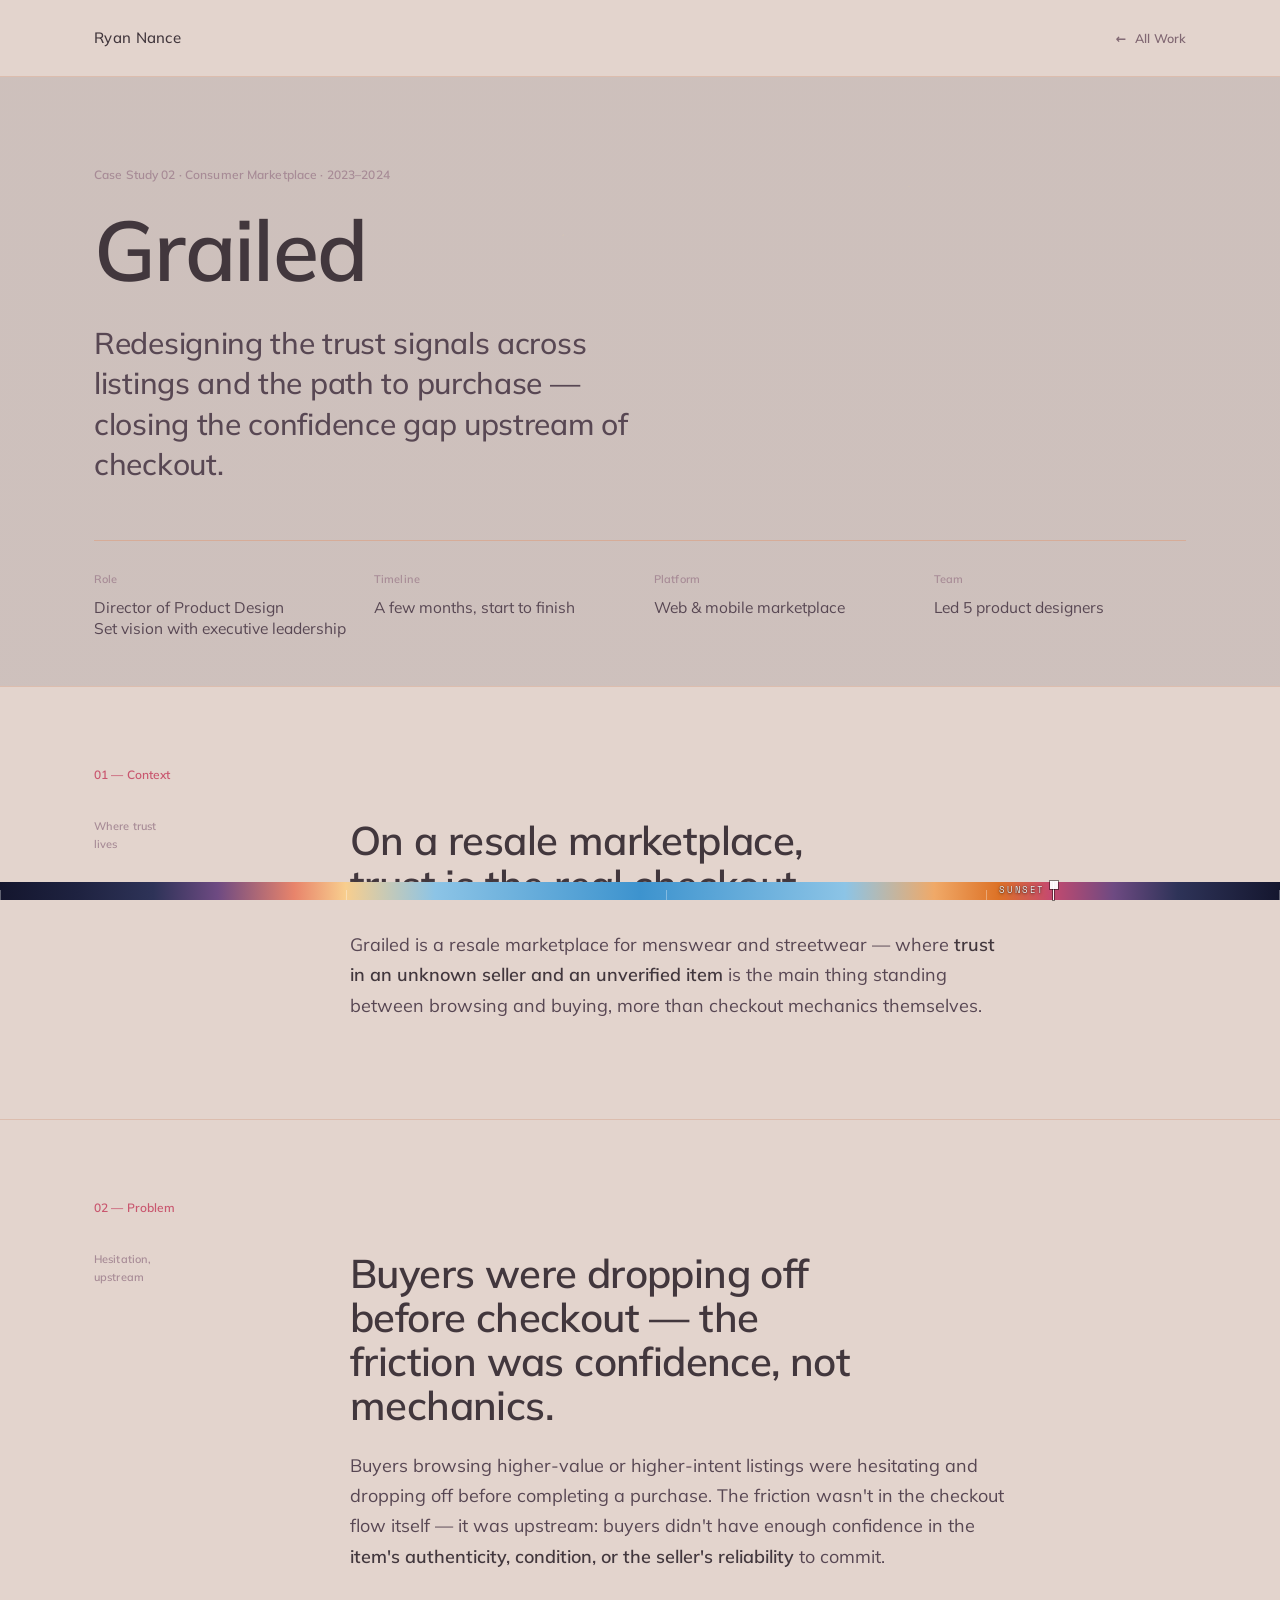
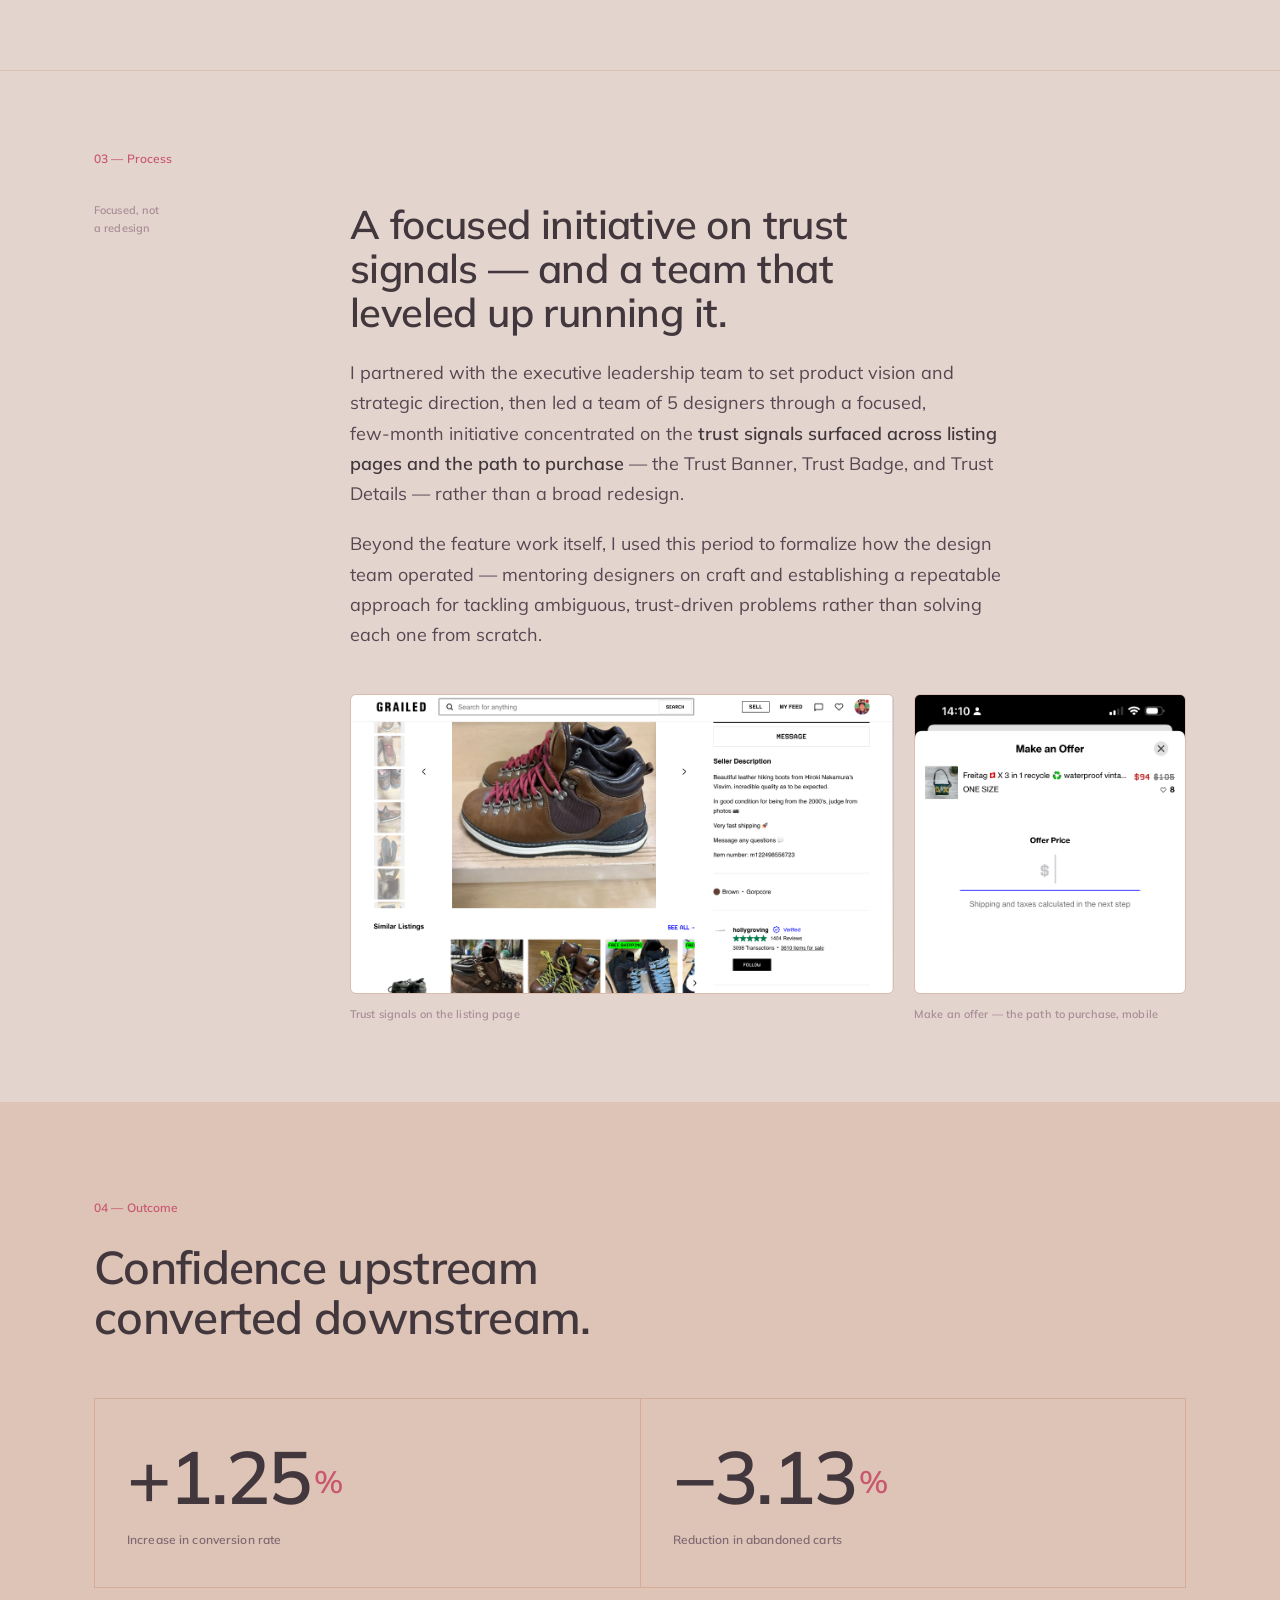
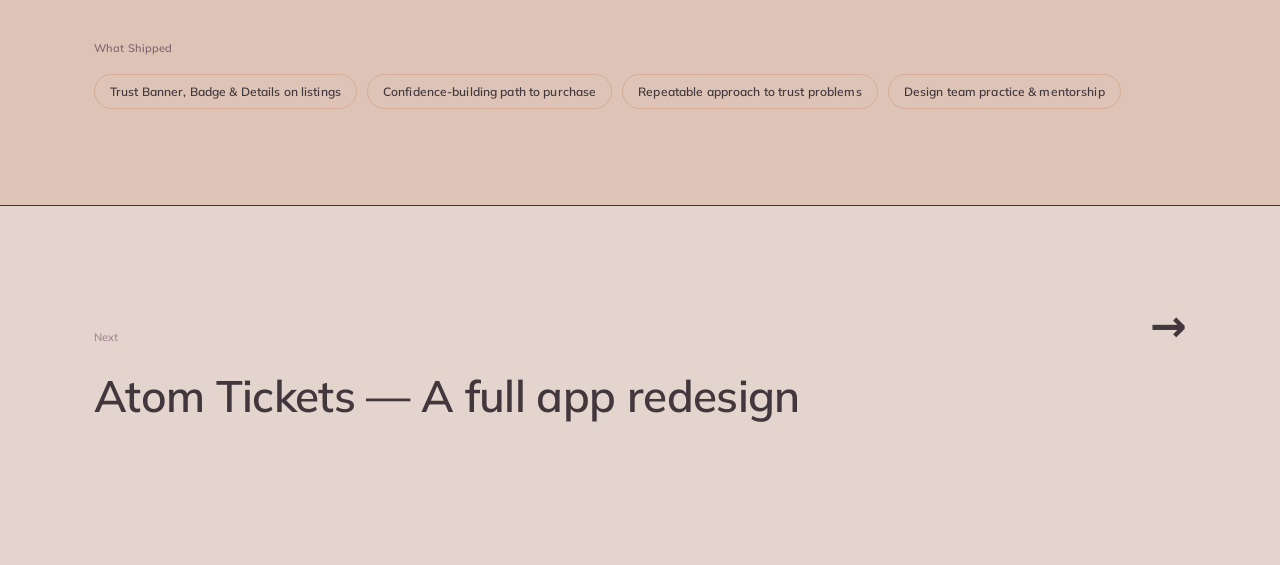
<file: grailed.html>
<!DOCTYPE html>
<html lang="en">
<head>
  <!-- Google tag (gtag.js) -->
  <script async src="https://www.googletagmanager.com/gtag/js?id=G-BRE3GJ6DSF"></script>
  <script>
    window.dataLayer = window.dataLayer || [];
    function gtag(){dataLayer.push(arguments);}
    gtag('js', new Date());
    gtag('config', 'G-BRE3GJ6DSF');
  </script>
<meta charset="utf-8">
<meta name="viewport" content="width=device-width, initial-scale=1">
<title>Grailed case study — Ryan Nance</title>
<meta name="description" content="Trust signals that closed the confidence gap on a resale marketplace.">
<meta property="og:type" content="website">
<meta property="og:site_name" content="Ryan Nance — Product Design">
<meta property="og:title" content="Grailed case study — Ryan Nance">
<meta property="og:description" content="Trust signals that closed the confidence gap on a resale marketplace.">
<link rel="canonical" href="https://ryantnance.com/grailed.html">
<meta property="og:url" content="https://ryantnance.com/grailed.html">
<meta property="og:image" content="https://ryantnance.com/assets/share-portfolio.jpg">
<meta property="og:image:width" content="1200">
<meta property="og:image:height" content="630">
<meta property="og:image:alt" content="Ryan Nance">
<meta name="twitter:card" content="summary_large_image">
<meta name="twitter:title" content="Grailed case study — Ryan Nance">
<meta name="twitter:description" content="Trust signals that closed the confidence gap on a resale marketplace.">
<meta name="twitter:image" content="https://ryantnance.com/assets/share-portfolio.jpg">
<link rel="preconnect" href="https://fonts.googleapis.com"><link rel="preconnect" href="https://fonts.gstatic.com" crossorigin>
<link rel="icon" type="image/svg+xml" href="assets/favicon.svg">
<link rel="icon" type="image/png" sizes="32x32" href="assets/favicon-32.png">
<link rel="apple-touch-icon" href="assets/apple-touch-icon.png">
<link rel="stylesheet" href="css/desert-ds.css">
<link rel="stylesheet" href="css/horizon.css">
<script>(function(){var P={night:['#14162E','#F2F0FA','#D2D2E6','#9FA0C0','#6E6F94','#E8C877','#F0D89A','#2E3358','#1E2240','#0E1024','#434974'],sunrise:['#FBF1EA','#382B2E','#574549','#8A7076','#B49AA0','#D5871F','#AD5912','#F0D8C8','#FFF8F2','#F5E4D9','#E4C4B0'],day:['#FCF7EC','#292420','#463F34','#6E6555','#9C917E','#D06334','#A9411F','#EBD7B3','#FDFAF3','#F6ECD6','#D6BB85'],sunset:['#FBEADF','#2E2228','#4A3742','#7C6169','#AD8E96','#C64A6E','#9E3050','#F0CDB8','#FFF4EC','#F5D8C7','#E7B79C']},V=['--bg-page','--text-strong','--text-body','--text-muted','--text-faint','--accent','--accent-hover','--border','--bg-raised','--bg-sunk','--border-strong'],S=[[0,'night'],[6.5,'sunrise'],[12.5,'day'],[18.5,'sunset'],[24,'night']],G=[[5.75,0.1985,0.8885],0,0,[20.25,0.1435,0.8045]],d=new Date(),h=d.getHours()+d.getMinutes()/60+d.getSeconds()/3600;if(window.matchMedia&&matchMedia('(prefers-color-scheme: dark)').matches)h=0;var i=0;while(i<3&&h>=S[i+1][0])i++;var lo=S[i][0],hi=S[i+1][0],g=G[i],t=g?(h<g[0]?(h-lo)/(g[0]-lo)*g[1]:g[2]+(h-g[0])/(hi-g[0])*(1-g[2])):(h-lo)/(hi-lo),a=P[S[i][1]],b=P[S[i+1][1]],r=document.documentElement,k,c,o,v;for(k=0;k<V.length;k++){o='#';for(c=1;c<6;c+=2){v=Math.round(parseInt(a[k].substr(c,2),16)+(parseInt(b[k].substr(c,2),16)-parseInt(a[k].substr(c,2),16))*t).toString(16);o+=v.length<2?'0'+v:v}r.style.setProperty(V[k],o)}r.style.setProperty('--night',''+(i==0?1-t:i==3?t:0))})()</script>
<style>


*{box-sizing:border-box}
:root{--paper:var(--bg-page);--card:var(--bg-raised);--ink:var(--text-strong);--muted:var(--text-muted);--faint:var(--text-faint);--line:var(--border-strong);--hair:var(--border);--dark:var(--bg-sunk)}
html,body{margin:0}
body{background:var(--paper);color:var(--ink);font-family:var(--font-body);-webkit-font-smoothing:antialiased;font-size:17px;line-height:1.6}
.mono{font-family:var(--font-mono)}
.wrap{max-width:1180px;margin:0 auto;padding:0 44px}
a{color:inherit}
.eyebrow{font-family:var(--label-font);font-weight:var(--label-weight);font-size:12px;letter-spacing:var(--label-tracking);text-transform:var(--label-case);color:var(--faint)}
.nav{padding:26px 0;border-bottom:1px solid var(--hair);position:sticky;top:0;z-index:50;background:color-mix(in srgb,var(--paper) 85%,transparent);backdrop-filter:blur(12px);-webkit-backdrop-filter:blur(12px)}
.brand{font-size:15px;letter-spacing:.02em;font-weight:500;white-space:nowrap;text-decoration:none}
.back{font-family:var(--label-font);font-weight:var(--label-weight);font-size:12.5px;letter-spacing:var(--label-tracking);text-transform:var(--label-case);color:var(--muted);text-decoration:none;display:inline-flex;gap:9px;align-items:center}
.back:hover{color:var(--ink)}
.back .ar{transition:transform .25s ease}.back:hover .ar{transform:translateX(-4px)}
.chead{padding:88px 0 46px}
.chead{background:radial-gradient(1.6px 1.6px at 12% 16%,rgba(240,216,154,calc(.9 * var(--night))) 50%,transparent 51%),radial-gradient(1.2px 1.2px at 28% 58%,rgba(240,216,154,calc(.5 * var(--night))) 50%,transparent 51%),radial-gradient(1.8px 1.8px at 44% 26%,rgba(240,216,154,calc(.75 * var(--night))) 50%,transparent 51%),radial-gradient(1.2px 1.2px at 58% 70%,rgba(240,216,154,calc(.45 * var(--night))) 50%,transparent 51%),radial-gradient(1.6px 1.6px at 71% 18%,rgba(240,216,154,calc(.85 * var(--night))) 50%,transparent 51%),radial-gradient(1.2px 1.2px at 84% 52%,rgba(240,216,154,calc(.5 * var(--night))) 50%,transparent 51%),radial-gradient(1.8px 1.8px at 93% 30%,rgba(240,216,154,calc(.7 * var(--night))) 50%,transparent 51%),linear-gradient(180deg,rgba(14,16,36,var(--night)) 0%,rgba(20,22,46,var(--night)) 100%)}
.ctitle{font-family:var(--font-display);font-weight:600;letter-spacing:-.02em;line-height:1.03;font-size:clamp(44px,6.6vw,88px);margin:22px 0 0;max-width:14ch}
.csummary{font-family:var(--font-display);font-weight:500;font-size:clamp(22px,2.7vw,30px);line-height:1.34;color:var(--text-body);max-width:30ch;margin:30px 0 0;letter-spacing:-.01em}
.metagrid{display:grid;grid-template-columns:repeat(4,1fr);gap:28px;margin-top:56px;padding-top:30px;border-top:1px solid var(--line)}
.mg{display:flex;flex-direction:column;gap:8px}
.mglabel{font-family:var(--label-font);font-weight:var(--label-weight);font-size:11px;letter-spacing:var(--label-tracking);text-transform:var(--label-case);color:var(--faint)}
.mgval{font-size:15.5px;color:var(--text-body);line-height:1.4}
.sec{padding:78px 0;border-top:1px solid var(--hair)}
.seclabel{font-family:var(--label-font);font-weight:var(--label-weight);font-size:12px;letter-spacing:var(--label-tracking);text-transform:var(--label-case);color:var(--accent)}
.secgrid{display:grid;grid-template-columns:200px 1fr;gap:56px;margin-top:34px}
.secgrid .sub{font-family:var(--label-font);font-weight:var(--label-weight);font-size:11px;letter-spacing:var(--label-tracking);text-transform:var(--label-case);color:var(--faint);line-height:1.6}
.h2{font-family:var(--font-display);font-weight:600;letter-spacing:-.015em;font-size:clamp(28px,3.4vw,40px);line-height:1.1;margin:0 0 24px;max-width:22ch}
.prose{font-size:18px;line-height:1.68;color:var(--text-body);max-width:60ch}
.prose p{margin:0 0 20px}
.prose strong{font-weight:600;color:var(--ink)}
.gallery{display:grid;grid-template-columns:2fr 1fr;gap:20px;margin-top:44px}
.gslot{width:100%;aspect-ratio:16/10;--r:6px}
.gimg{width:100%;height:var(--gh,auto);aspect-ratio:16/10;object-fit:cover;object-position:top;border-radius:6px;display:block;border:1px solid var(--hair)}
.gcap{font-family:var(--label-font);font-weight:var(--label-weight);font-size:11px;letter-spacing:var(--label-tracking);text-transform:var(--label-case);color:var(--faint);margin-top:12px}
.outcomes{background:var(--dark);color:var(--text-strong);padding:96px 0}
.outcomes .seclabel{color:var(--accent)}
.oh2{font-family:var(--font-display);font-weight:600;font-size:clamp(30px,3.8vw,46px);letter-spacing:-.015em;line-height:1.08;margin:26px 0 0;max-width:20ch;color:var(--text-strong)}
.metrics{display:grid;grid-template-columns:repeat(2,1fr);gap:1px;background:var(--border-strong);border:1px solid var(--border-strong);margin-top:56px}
.metric{background:var(--dark);padding:44px 32px 38px}
.metricnum{font-family:var(--font-display);font-weight:600;font-size:clamp(48px,6vw,74px);letter-spacing:-.03em;line-height:.92;color:var(--text-strong)}
.metricnum small{font-size:.42em;color:var(--accent);vertical-align:.35em;margin-left:4px;letter-spacing:0}
.metriclabel{font-family:var(--label-font);font-weight:var(--label-weight);font-size:12px;letter-spacing:var(--label-tracking);color:var(--muted);margin-top:20px;line-height:1.5;text-transform:var(--label-case)}
.shipped{margin-top:52px}
.shipped .k{font-family:var(--label-font);font-weight:var(--label-weight);font-size:11px;letter-spacing:var(--label-tracking);text-transform:var(--label-case);color:var(--muted);margin-bottom:16px}
.shiplist{display:flex;flex-wrap:wrap;gap:10px}
.shipitem{font-family:var(--label-font);font-weight:var(--label-weight);font-size:12px;letter-spacing:var(--label-tracking);color:var(--text-strong);border:1px solid var(--border-strong);border-radius:100px;padding:7px 15px}
.next{padding:70px 0;border-top:1px solid var(--ink)}
.nextlink{display:flex;align-items:baseline;justify-content:space-between;gap:24px;text-decoration:none}
.nextlabel{font-family:var(--label-font);font-weight:var(--label-weight);font-size:11px;letter-spacing:var(--label-tracking);text-transform:var(--label-case);color:var(--faint)}
.nexttitle{font-family:var(--font-display);font-weight:600;font-size:clamp(28px,3.6vw,44px);letter-spacing:-.015em;margin-top:14px}
.nextlink:hover .nexttitle{color:var(--accent)}
@media(max-width:820px){.wrap{padding:0 24px}.metagrid{grid-template-columns:1fr 1fr;gap:22px}.secgrid{grid-template-columns:1fr;gap:20px}.metrics,.gallery{grid-template-columns:1fr}}

</style>
</head>
<body>

<div class="nav"><div class="wrap fx ac jb"><a class="brand" href="index.html">Ryan Nance</a><div class="fx ac gap24"><a class="back" href="index.html"><span class="ar">←</span> All Work</a></div></div></div>
<header class="chead"><div class="wrap"><div class="eyebrow">Case Study 02 · Consumer Marketplace · 2023–2024</div><h1 class="ctitle">Grailed</h1><p class="csummary">Redesigning the trust signals across listings and the path to purchase — closing the confidence gap upstream of checkout.</p><div class="metagrid"><div class="mg"><div class="mglabel">Role</div><div class="mgval">Director of Product Design<br>Set vision with executive leadership</div></div><div class="mg"><div class="mglabel">Timeline</div><div class="mgval">A few months, start to finish</div></div><div class="mg"><div class="mglabel">Platform</div><div class="mgval">Web &amp; mobile marketplace</div></div><div class="mg"><div class="mglabel">Team</div><div class="mgval">Led 5 product designers</div></div></div></div></header>
<section class="sec"><div class="wrap"><div class="seclabel">01 — Context</div><div class="secgrid"><div class="sub">Where trust<br>lives</div><div><h2 class="h2">On a resale marketplace, trust is the real checkout.</h2><div class="prose"><p>Grailed is a resale marketplace for menswear and streetwear — where <strong>trust in an unknown seller and an unverified item</strong> is the main thing standing between browsing and buying, more than checkout mechanics themselves.</p></div></div></div></div></section>
<section class="sec"><div class="wrap"><div class="seclabel">02 — Problem</div><div class="secgrid"><div class="sub">Hesitation,<br>upstream</div><div><h2 class="h2">Buyers were dropping off before checkout — the friction was confidence, not mechanics.</h2><div class="prose"><p>Buyers browsing higher‑value or higher‑intent listings were hesitating and dropping off before completing a purchase. The friction wasn't in the checkout flow itself — it was upstream: buyers didn't have enough confidence in the <strong>item's authenticity, condition, or the seller's reliability</strong> to commit.</p></div></div></div></div></section>
<section class="sec"><div class="wrap"><div class="seclabel">03 — Process</div><div class="secgrid"><div class="sub">Focused, not<br>a redesign</div><div><h2 class="h2">A focused initiative on trust signals — and a team that leveled up running it.</h2><div class="prose"><p>I partnered with the executive leadership team to set product vision and strategic direction, then led a team of 5 designers through a focused, few‑month initiative concentrated on the <strong>trust signals surfaced across listing pages and the path to purchase</strong> &mdash; the Trust Banner, Trust Badge, and Trust Details &mdash; rather than a broad redesign.</p><p>Beyond the feature work itself, I used this period to formalize how the design team operated — mentoring designers on craft and establishing a repeatable approach for tackling ambiguous, trust‑driven problems rather than solving each one from scratch.</p></div><div class="gallery" style="--gh:300px"><div><img class="gimg" src="assets/grailed-listing.png" alt="Grailed listing page — seller verification, reviews, and buyer protection trust signals"><div class="gcap">Trust signals on the listing page</div></div><div><img class="gimg" src="assets/grailed-mobile-offer.png" alt="Grailed mobile — Make an Offer flow"><div class="gcap">Make an offer — the path to purchase, mobile</div></div></div></div></div></div></section>
<section class="outcomes"><div class="wrap"><div class="seclabel">04 — Outcome</div><h2 class="oh2">Confidence upstream converted downstream.</h2><div class="metrics"><div class="metric"><div class="metricnum">+1.25<small>%</small></div><div class="metriclabel">Increase in conversion rate</div></div><div class="metric"><div class="metricnum">−3.13<small>%</small></div><div class="metriclabel">Reduction in abandoned carts</div></div></div><div class="shipped"><div class="k">What Shipped</div><div class="shiplist"><span class="shipitem">Trust Banner, Badge &amp; Details on listings</span><span class="shipitem">Confidence‑building path to purchase</span><span class="shipitem">Repeatable approach to trust problems</span><span class="shipitem">Design team practice &amp; mentorship</span></div></div></div></section>
<nav class="next"><div class="wrap"><a class="nextlink" href="atom-tickets.html"><div><div class="nextlabel">Next</div><div class="nexttitle">Atom Tickets — A full app redesign</div></div><div class="nexttitle">→</div></a></div></nav>


<div class="hz" id="hz" role="slider" tabindex="0" aria-label="Time of day" aria-valuemin="0" aria-valuemax="24" aria-valuenow="12" aria-valuetext="Day"><div class="hz-sky" aria-hidden="true"></div><div class="hz-marker" aria-hidden="true"><span class="hz-cap"></span></div><span class="hz-word" aria-hidden="true">Day</span></div>

<script src="js/horizon.js" defer></script>
</body>
</html>
</file>
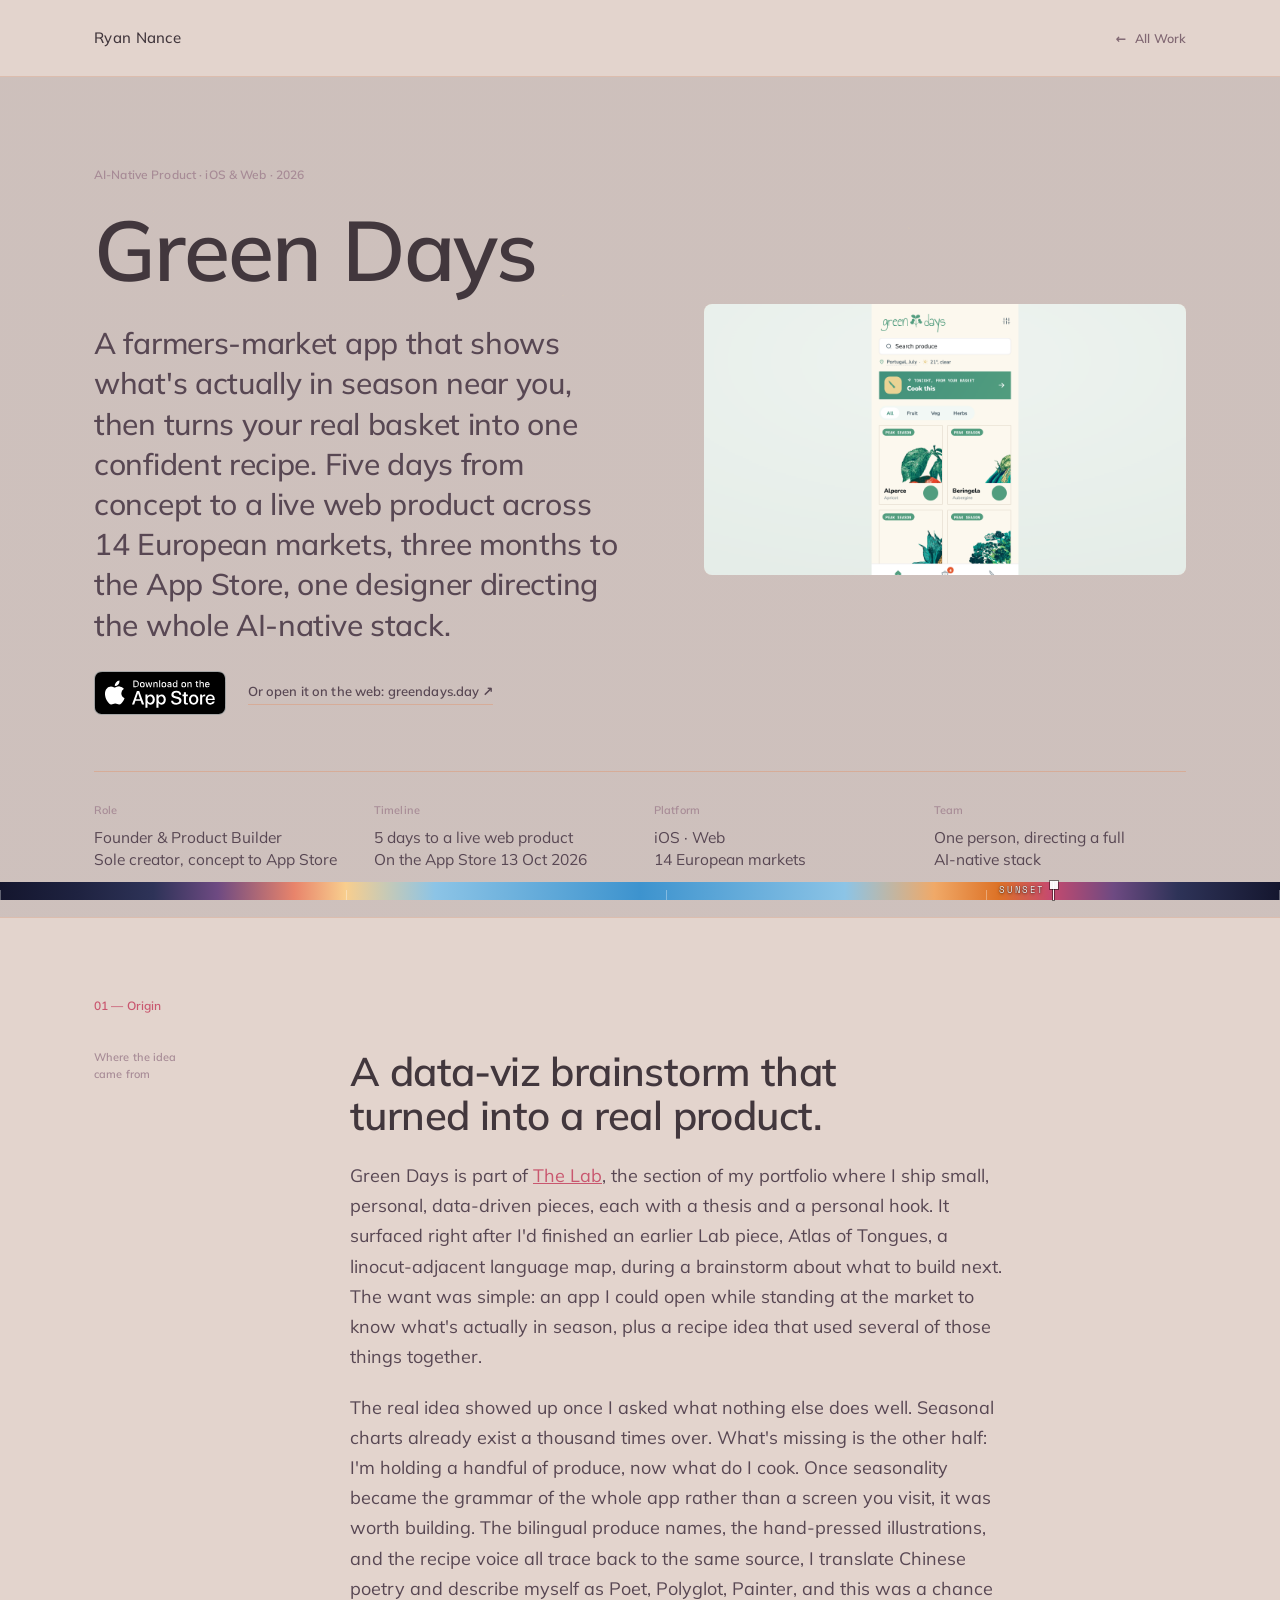
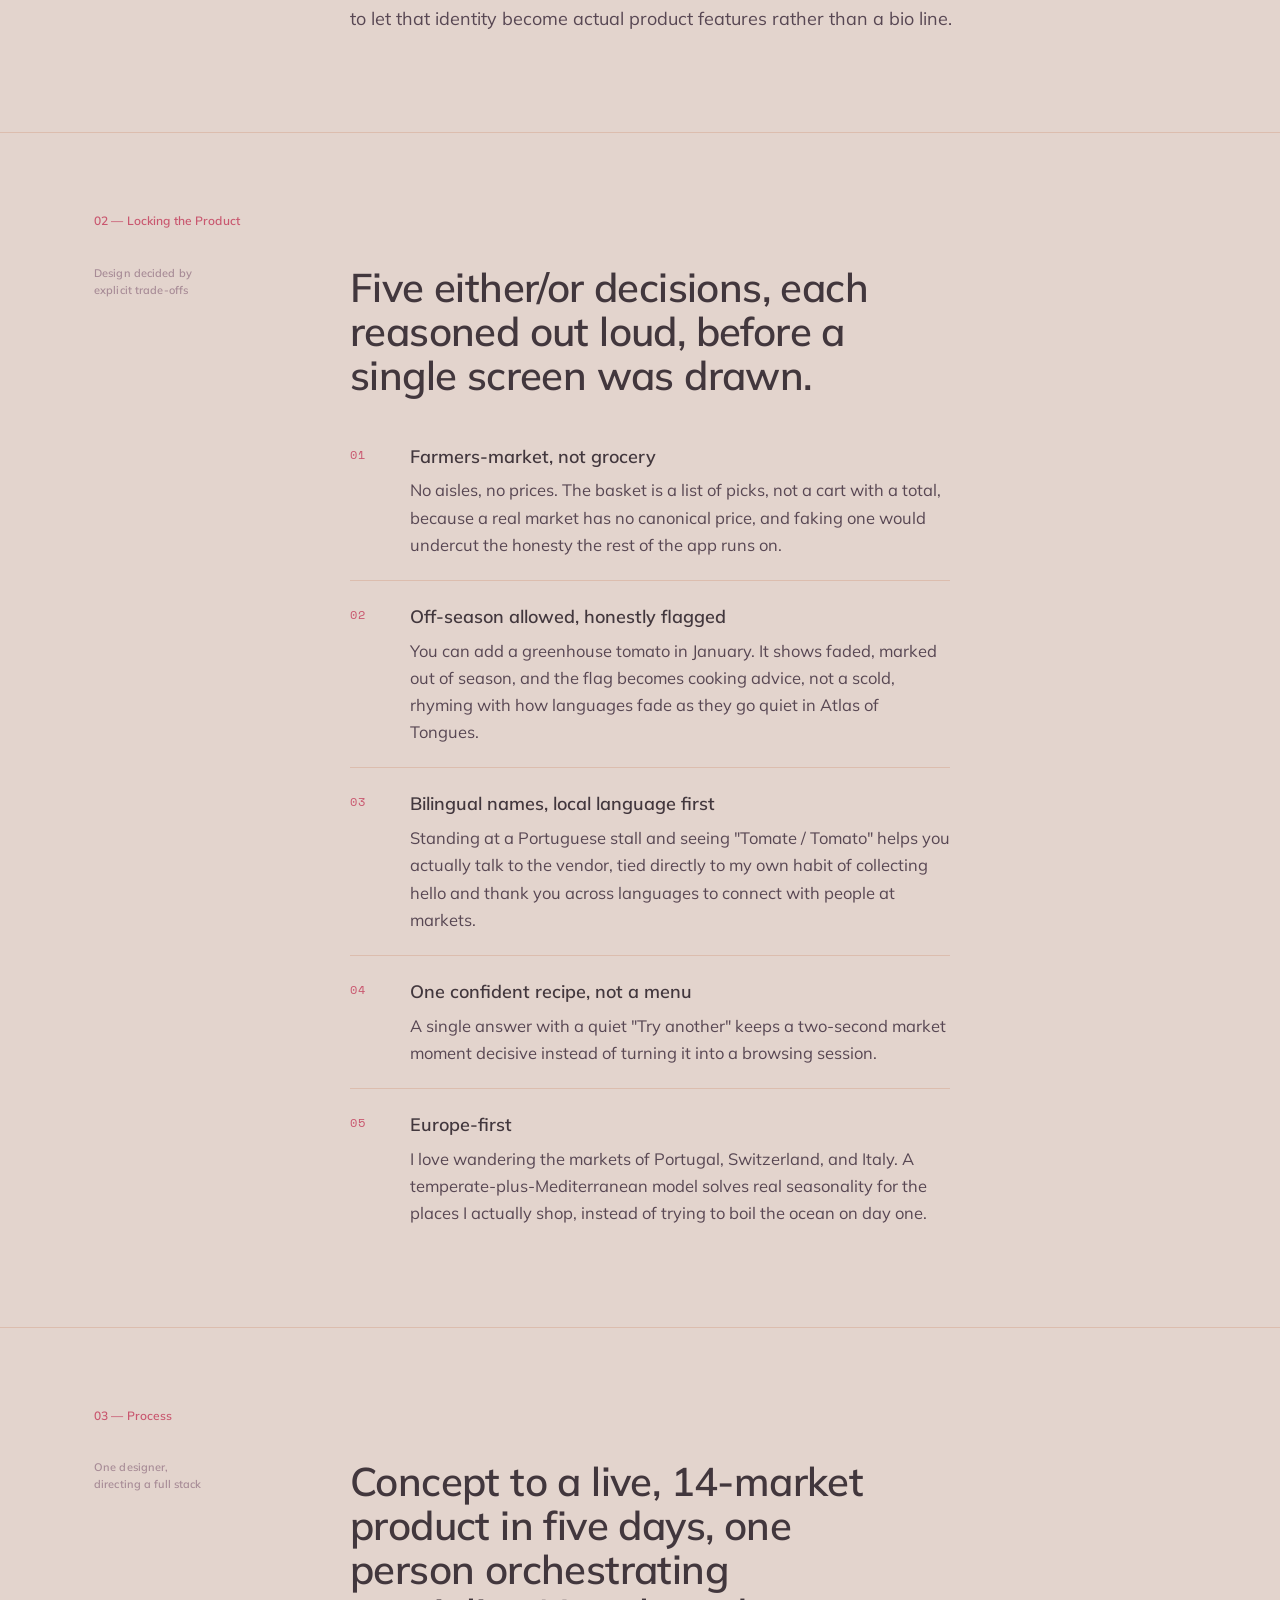
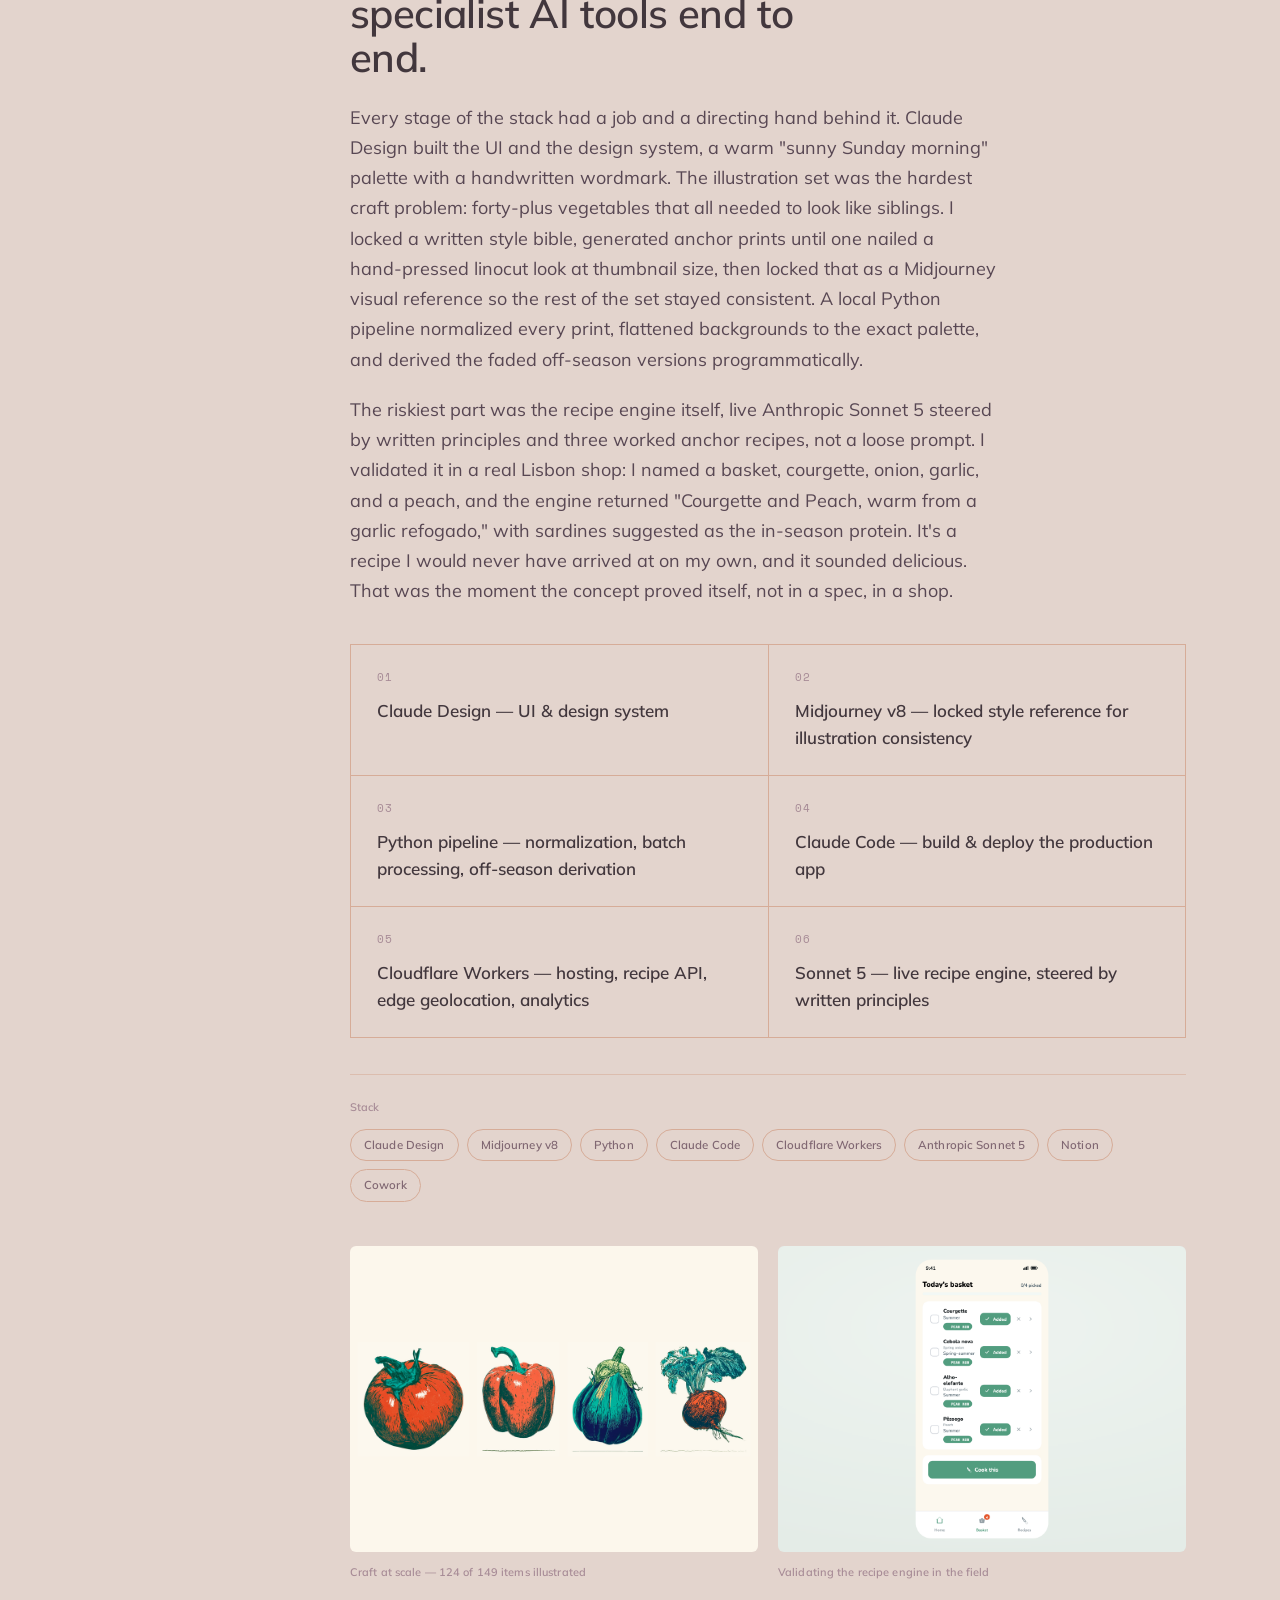
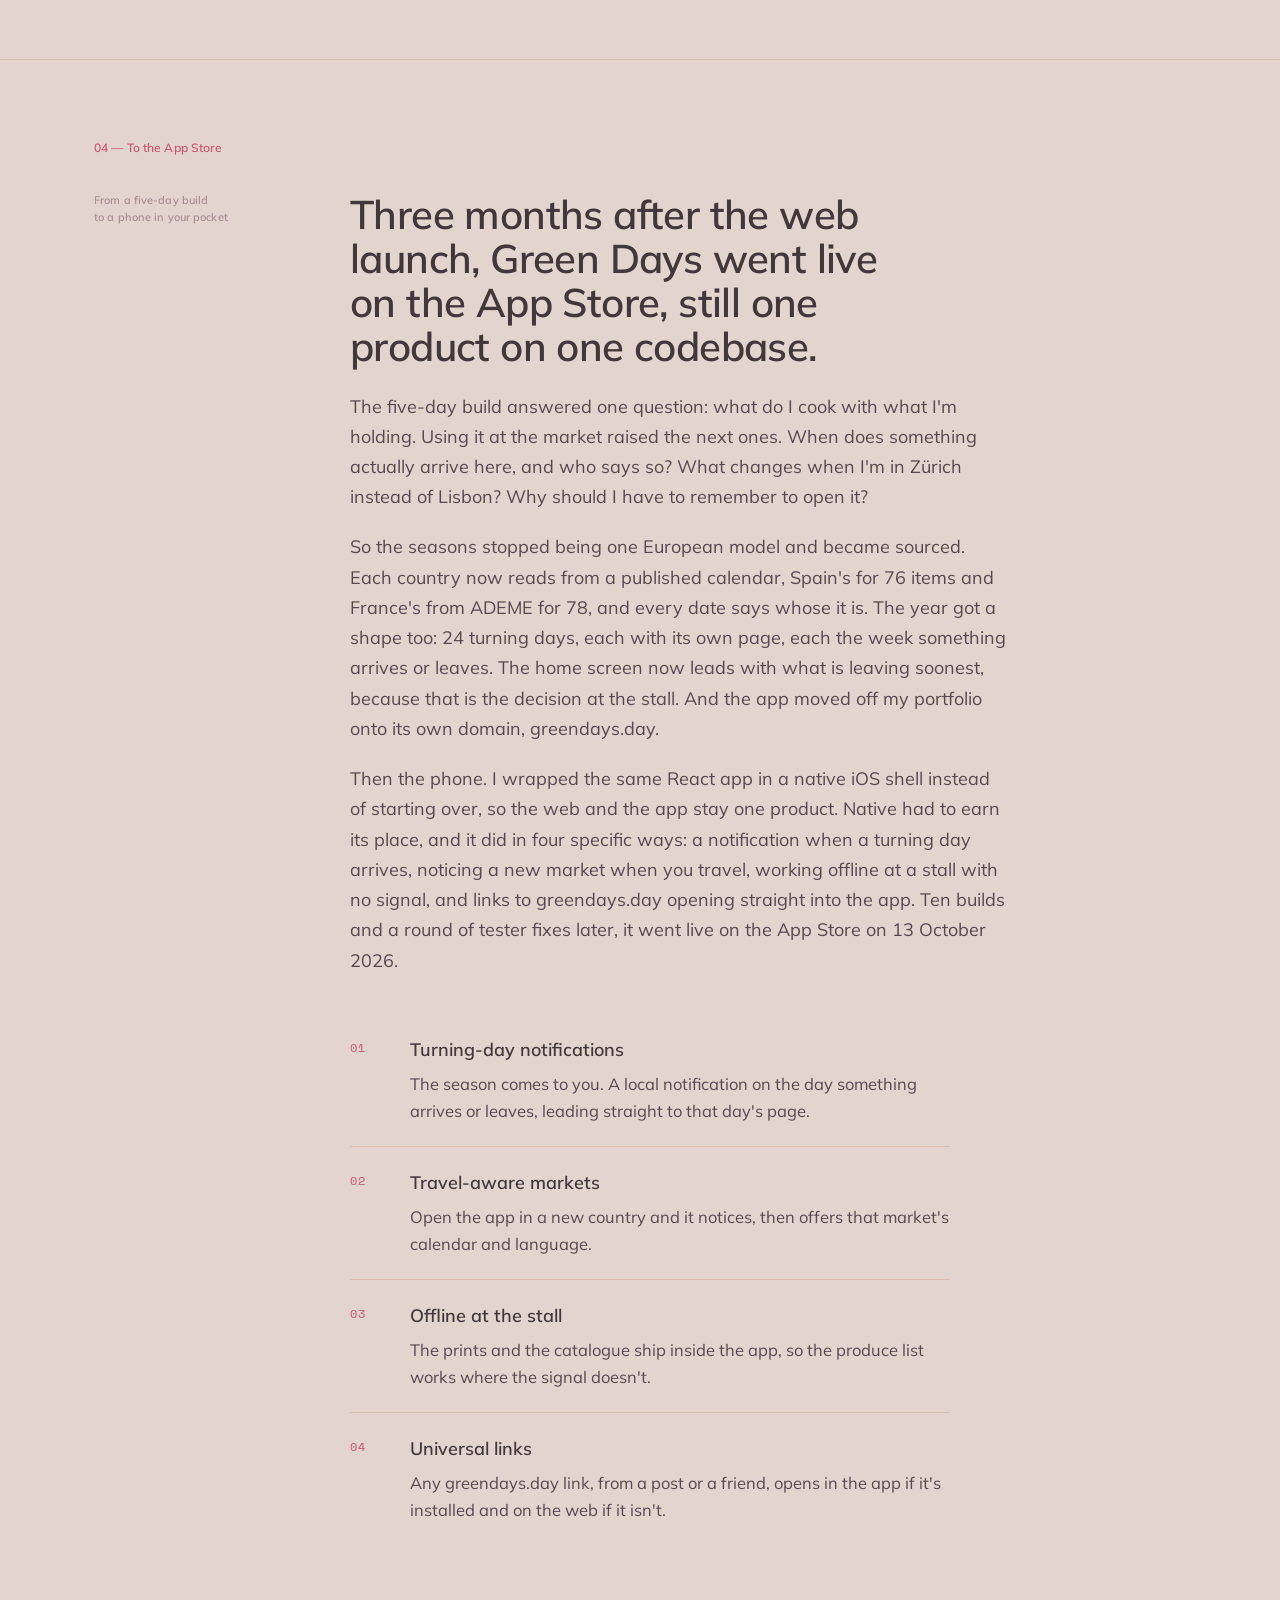
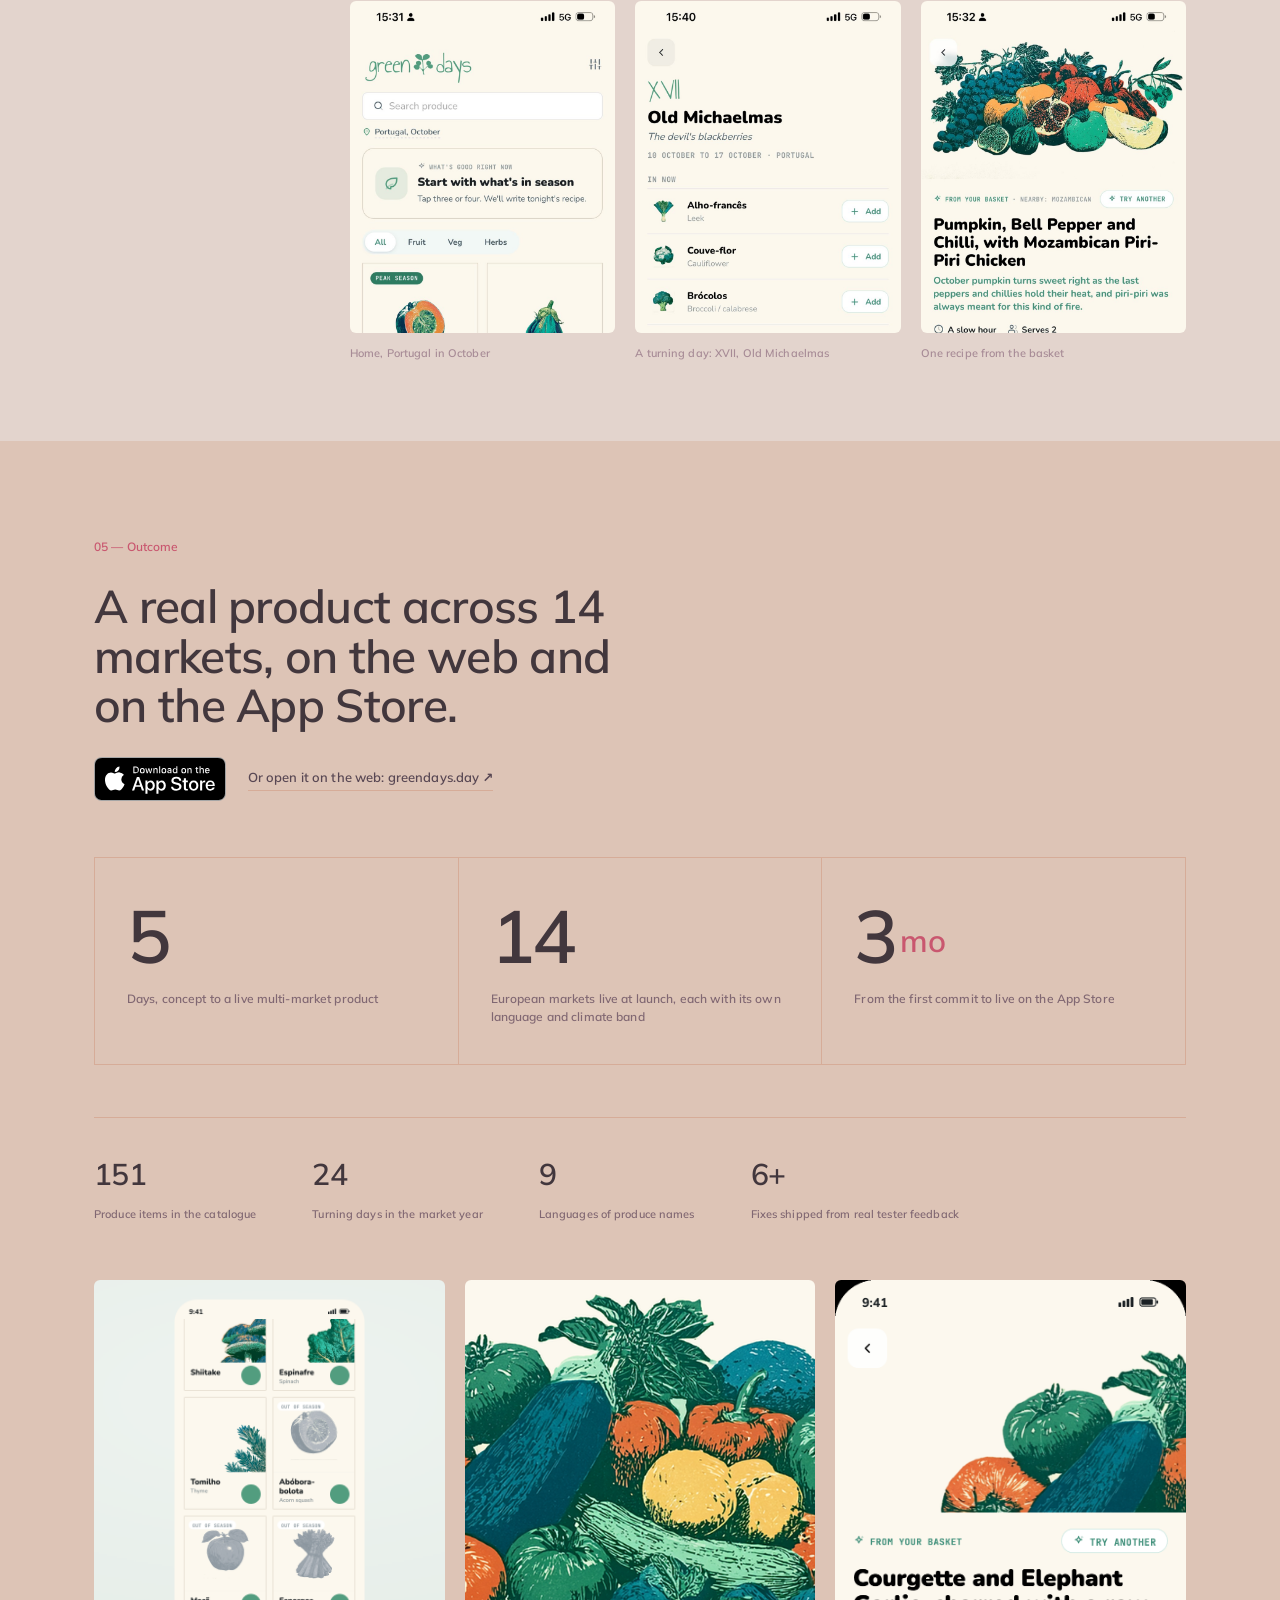
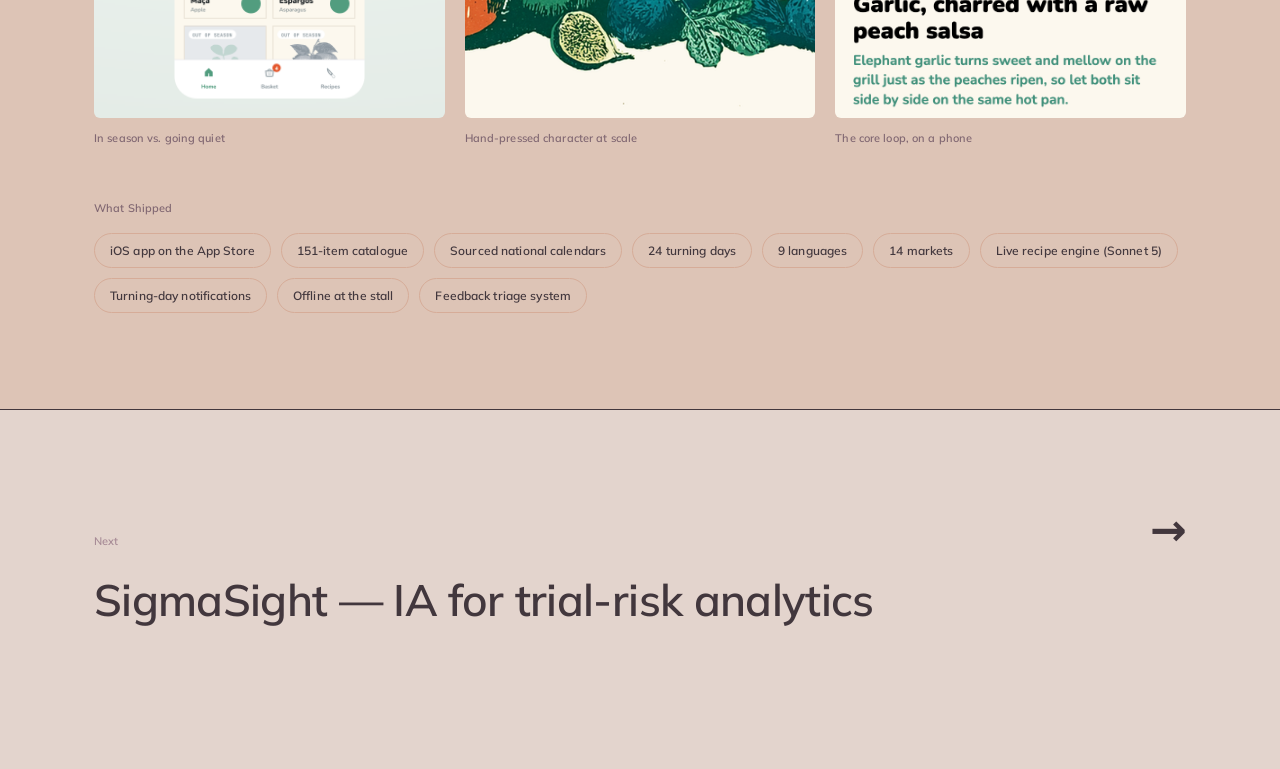
<file: green-days.html>
<!DOCTYPE html>
<html lang="en">
<head>
  <!-- Google tag (gtag.js) -->
  <script async src="https://www.googletagmanager.com/gtag/js?id=G-BRE3GJ6DSF"></script>
  <script>
    window.dataLayer = window.dataLayer || [];
    function gtag(){dataLayer.push(arguments);}
    gtag('js', new Date());
    gtag('config', 'G-BRE3GJ6DSF');
  </script>
<meta charset="utf-8">
<meta name="viewport" content="width=device-width, initial-scale=1">
<title>Green Days case study — Ryan Nance</title>
<meta name="description" content="A farmers-market app built solo in five days, directing a full AI-native stack from concept to a live product across 14 European markets.">
<meta property="og:type" content="website">
<meta property="og:site_name" content="Ryan Nance — Product Design">
<meta property="og:title" content="Green Days case study — Ryan Nance">
<meta property="og:description" content="A farmers-market app built solo in five days, directing a full AI-native stack from concept to a live product across 14 European markets.">
<link rel="canonical" href="https://ryantnance.com/green-days.html">
<meta property="og:url" content="https://ryantnance.com/green-days.html">
<meta property="og:image" content="https://ryantnance.com/assets/share-portfolio.jpg">
<meta property="og:image:width" content="1200">
<meta property="og:image:height" content="630">
<meta property="og:image:alt" content="Ryan Nance">
<meta name="twitter:card" content="summary_large_image">
<meta name="twitter:title" content="Green Days case study — Ryan Nance">
<meta name="twitter:description" content="A farmers-market app built solo in five days, directing a full AI-native stack from concept to a live product across 14 European markets.">
<meta name="twitter:image" content="https://ryantnance.com/assets/share-portfolio.jpg">
<link rel="preconnect" href="https://fonts.googleapis.com"><link rel="preconnect" href="https://fonts.gstatic.com" crossorigin>
<link rel="icon" type="image/svg+xml" href="assets/favicon.svg">
<link rel="icon" type="image/png" sizes="32x32" href="assets/favicon-32.png">
<link rel="apple-touch-icon" href="assets/apple-touch-icon.png">
<link rel="stylesheet" href="css/desert-ds.css">
<link rel="stylesheet" href="css/horizon.css">
<script>(function(){var P={night:['#14162E','#F2F0FA','#D2D2E6','#9FA0C0','#6E6F94','#E8C877','#F0D89A','#2E3358','#1E2240','#0E1024','#434974'],sunrise:['#FBF1EA','#382B2E','#574549','#8A7076','#B49AA0','#D5871F','#AD5912','#F0D8C8','#FFF8F2','#F5E4D9','#E4C4B0'],day:['#FCF7EC','#292420','#463F34','#6E6555','#9C917E','#D06334','#A9411F','#EBD7B3','#FDFAF3','#F6ECD6','#D6BB85'],sunset:['#FBEADF','#2E2228','#4A3742','#7C6169','#AD8E96','#C64A6E','#9E3050','#F0CDB8','#FFF4EC','#F5D8C7','#E7B79C']},V=['--bg-page','--text-strong','--text-body','--text-muted','--text-faint','--accent','--accent-hover','--border','--bg-raised','--bg-sunk','--border-strong'],S=[[0,'night'],[6.5,'sunrise'],[12.5,'day'],[18.5,'sunset'],[24,'night']],G=[[5.75,0.1985,0.8885],0,0,[20.25,0.1435,0.8045]],d=new Date(),h=d.getHours()+d.getMinutes()/60+d.getSeconds()/3600;if(window.matchMedia&&matchMedia('(prefers-color-scheme: dark)').matches)h=0;var i=0;while(i<3&&h>=S[i+1][0])i++;var lo=S[i][0],hi=S[i+1][0],g=G[i],t=g?(h<g[0]?(h-lo)/(g[0]-lo)*g[1]:g[2]+(h-g[0])/(hi-g[0])*(1-g[2])):(h-lo)/(hi-lo),a=P[S[i][1]],b=P[S[i+1][1]],r=document.documentElement,k,c,o,v;for(k=0;k<V.length;k++){o='#';for(c=1;c<6;c+=2){v=Math.round(parseInt(a[k].substr(c,2),16)+(parseInt(b[k].substr(c,2),16)-parseInt(a[k].substr(c,2),16))*t).toString(16);o+=v.length<2?'0'+v:v}r.style.setProperty(V[k],o)}r.style.setProperty('--night',''+(i==0?1-t:i==3?t:0))})()</script>
<style>
*{box-sizing:border-box}
:root{--paper:var(--bg-page);--card:var(--bg-raised);--ink:var(--text-strong);--muted:var(--text-muted);--faint:var(--text-faint);--line:var(--border-strong);--hair:var(--border);--dark:var(--bg-sunk)}
html,body{margin:0}
body{background:var(--paper);color:var(--ink);font-family:var(--font-body);-webkit-font-smoothing:antialiased;font-size:17px;line-height:1.6}
.mono{font-family:var(--font-mono)}
.wrap{max-width:1180px;margin:0 auto;padding:0 44px}
.narrow{max-width:720px}
a{color:inherit}
.eyebrow{font-family:var(--label-font);font-weight:var(--label-weight);font-size:12px;letter-spacing:var(--label-tracking);text-transform:var(--label-case);color:var(--faint)}
/* nav */
.nav{padding:26px 0;border-bottom:1px solid var(--hair);position:sticky;top:0;z-index:50;background:color-mix(in srgb,var(--paper) 85%,transparent);backdrop-filter:blur(12px);-webkit-backdrop-filter:blur(12px)}
.brand{font-size:15px;letter-spacing:.02em;font-weight:500;white-space:nowrap;text-decoration:none}
.back{font-family:var(--label-font);font-weight:var(--label-weight);font-size:12.5px;letter-spacing:var(--label-tracking);text-transform:var(--label-case);color:var(--muted);text-decoration:none;display:inline-flex;gap:9px;align-items:center}
.back:hover{color:var(--ink)}
.back .ar{transition:transform .25s ease}.back:hover .ar{transform:translateX(-4px)}
/* header */
.chead{padding:88px 0 46px}
.chead{background:radial-gradient(1.6px 1.6px at 12% 16%,rgba(240,216,154,calc(.9 * var(--night))) 50%,transparent 51%),radial-gradient(1.2px 1.2px at 28% 58%,rgba(240,216,154,calc(.5 * var(--night))) 50%,transparent 51%),radial-gradient(1.8px 1.8px at 44% 26%,rgba(240,216,154,calc(.75 * var(--night))) 50%,transparent 51%),radial-gradient(1.2px 1.2px at 58% 70%,rgba(240,216,154,calc(.45 * var(--night))) 50%,transparent 51%),radial-gradient(1.6px 1.6px at 71% 18%,rgba(240,216,154,calc(.85 * var(--night))) 50%,transparent 51%),radial-gradient(1.2px 1.2px at 84% 52%,rgba(240,216,154,calc(.5 * var(--night))) 50%,transparent 51%),radial-gradient(1.8px 1.8px at 93% 30%,rgba(240,216,154,calc(.7 * var(--night))) 50%,transparent 51%),linear-gradient(180deg,rgba(14,16,36,var(--night)) 0%,rgba(20,22,46,var(--night)) 100%)}
.ctitle{font-family:var(--font-display);font-weight:400;letter-spacing:-.02em;line-height:1.03;font-size:clamp(44px,6.6vw,88px);margin:22px 0 0;max-width:14ch}
.csummary{font-family:var(--font-display);font-weight:300;font-size:clamp(22px,2.7vw,30px);line-height:1.34;color:var(--text-body);max-width:30ch;margin:30px 0 0;letter-spacing:-.01em}
.livecta{font-family:var(--label-font);font-weight:var(--label-weight);font-size:13px;letter-spacing:var(--label-tracking);color:var(--paper);background:var(--accent);border:1px solid var(--accent);border-radius:100px;padding:11px 22px;display:inline-flex;align-items:center;gap:9px;text-decoration:none;margin-top:26px;transition:opacity .2s ease}
.livecta:hover{opacity:.86}
.ctarow{display:flex;flex-wrap:wrap;align-items:center;gap:14px 22px;margin-top:26px}
.ctarow .livecta{margin-top:0}
.asbadge{display:inline-block;line-height:0;transition:opacity .2s ease}.asbadge:hover{opacity:.86}
.asbadge img{height:44px;width:auto;display:block}
.textcta{font-family:var(--label-font);font-weight:var(--label-weight);font-size:13px;letter-spacing:var(--label-tracking);color:var(--text-body);text-decoration:none;border-bottom:1px solid var(--line);padding-bottom:2px}
.textcta:hover{color:var(--accent);border-color:var(--accent)}
.metagrid{display:grid;grid-template-columns:repeat(4,1fr);gap:28px;margin-top:56px;padding-top:30px;border-top:1px solid var(--line)}
.mg{display:flex;flex-direction:column;gap:8px}
.mglabel{font-family:var(--label-font);font-weight:var(--label-weight);font-size:11px;letter-spacing:var(--label-tracking);text-transform:var(--label-case);color:var(--faint)}
.mgval{font-size:15.5px;color:var(--text-body);line-height:1.4}
/* hero image */
.cheadgrid{display:grid;grid-template-columns:1.15fr 1fr;gap:56px;align-items:center}
.cover{width:100%;aspect-ratio:16/9;border:0;border-radius:8px;display:block;background:var(--dark);object-fit:cover;object-position:top}
@media(max-width:820px){.cheadgrid{grid-template-columns:1fr;gap:32px}}
/* body sections */
.sec{padding:78px 0;border-top:1px solid var(--hair)}
.seclabel{font-family:var(--label-font);font-weight:var(--label-weight);font-size:12px;letter-spacing:var(--label-tracking);text-transform:var(--label-case);color:var(--accent)}
.secgrid{display:grid;grid-template-columns:200px 1fr;gap:56px;margin-top:34px}
.secgrid .sub{font-family:var(--label-font);font-weight:var(--label-weight);font-size:11px;letter-spacing:var(--label-tracking);text-transform:var(--label-case);color:var(--faint);line-height:1.6}
.h2{font-family:var(--font-display);font-weight:400;letter-spacing:-.015em;font-size:clamp(28px,3.4vw,40px);line-height:1.1;margin:0 0 24px;max-width:22ch}
.prose{font-size:18px;line-height:1.68;color:var(--text-body);max-width:60ch}
.prose p{margin:0 0 20px}
.prose strong{font-weight:600;color:var(--ink)}
/* enumerated list */
.enum{list-style:none;margin:8px 0 0;padding:0;counter-reset:e}
.enum li{counter-increment:e;padding:22px 0 22px 60px;border-top:1px solid var(--hair);position:relative;max-width:60ch}
.enum li:first-child{border-top:none}
.enum li::before{content:counter(e,decimal-leading-zero);position:absolute;left:0;top:24px;font-family:var(--font-mono);font-size:12px;letter-spacing:.05em;color:var(--accent)}
.enum b{display:block;font-weight:600;font-size:18px;color:var(--ink);margin-bottom:5px}
.enum span{color:var(--text-body);font-size:16.5px;line-height:1.55}
/* process steps */
.steps{display:grid;grid-template-columns:1fr 1fr;gap:1px;background:var(--line);border:1px solid var(--line);margin-top:8px}
.step{background:var(--paper);padding:24px 26px}
.stepnum{font-family:var(--font-mono);font-size:11px;letter-spacing:.1em;color:var(--faint)}
.steptitle{font-size:17px;font-weight:600;margin-top:10px}
.stakeholders{margin-top:36px;padding-top:24px;border-top:1px solid var(--hair)}
.stakeholders .k{font-family:var(--label-font);font-weight:var(--label-weight);font-size:11px;letter-spacing:var(--label-tracking);text-transform:var(--label-case);color:var(--faint);margin-bottom:12px}
.chips{display:flex;flex-wrap:wrap;gap:8px}
.chip{font-family:var(--label-font);font-weight:var(--label-weight);font-size:11.5px;letter-spacing:var(--label-tracking);color:var(--muted);border:1px solid var(--line);border-radius:100px;padding:6px 13px}
/* gallery */
.gallery{display:grid;grid-template-columns:1fr 1fr;gap:20px;margin-top:44px}
.gslot{width:100%;aspect-ratio:3/4;--r:6px}
.gimg{width:100%;aspect-ratio:4/3;object-fit:cover;border-radius:6px;display:block}
.gcap{font-family:var(--label-font);font-weight:var(--label-weight);font-size:11px;letter-spacing:var(--label-tracking);text-transform:var(--label-case);color:var(--faint);margin-top:12px}
.gslot.wide{grid-column:1/3;aspect-ratio:16/7}
/* outcomes (dark) */
.outcomes{background:var(--dark);color:var(--text-strong);padding:96px 0}
.outcomes .seclabel{color:var(--accent)}
.oh2{font-family:var(--font-display);font-weight:400;font-size:clamp(30px,3.8vw,46px);letter-spacing:-.015em;line-height:1.08;margin:26px 0 0;max-width:20ch;color:var(--text-strong)}
.metrics{display:grid;grid-template-columns:repeat(3,1fr);gap:1px;background:var(--border-strong);border:1px solid var(--border-strong);margin-top:56px}
.metric{background:var(--dark);padding:44px 32px 38px}
.metricnum{font-family:var(--font-display);font-weight:400;font-size:clamp(48px,6vw,74px);letter-spacing:-.03em;line-height:.92;color:var(--text-strong)}
.metricnum small{font-size:.42em;color:var(--accent);vertical-align:.35em;margin-left:4px;letter-spacing:0}
.metriclabel{font-family:var(--label-font);font-weight:var(--label-weight);font-size:12px;letter-spacing:var(--label-tracking);color:var(--muted);margin-top:20px;line-height:1.5;text-transform:var(--label-case)}
.osecond{display:flex;flex-wrap:wrap;gap:56px;margin-top:52px;padding-top:32px;border-top:1px solid var(--border-strong)}
.os{display:flex;flex-direction:column;gap:8px}
.osnum{font-family:var(--font-display);font-size:30px;color:var(--text-strong);letter-spacing:-.02em}
.oslabel{font-family:var(--label-font);font-weight:var(--label-weight);font-size:11px;letter-spacing:var(--label-tracking);text-transform:var(--label-case);color:var(--muted)}
.oshots{display:grid;grid-template-columns:repeat(3,1fr);gap:20px;margin-top:56px}
@media(max-width:820px){.oshots{grid-template-columns:1fr}}
.oshot{width:100%;aspect-ratio:4/5;object-fit:cover;object-position:top;border-radius:6px;display:block}
.ocap{font-family:var(--label-font);font-weight:var(--label-weight);font-size:11px;letter-spacing:var(--label-tracking);text-transform:var(--label-case);color:var(--muted);margin-top:12px}
.shipped{margin-top:52px}
.shipped .k{font-family:var(--label-font);font-weight:var(--label-weight);font-size:11px;letter-spacing:var(--label-tracking);text-transform:var(--label-case);color:var(--muted);margin-bottom:16px}
.shiplist{display:flex;flex-wrap:wrap;gap:10px}
.shipitem{font-family:var(--label-font);font-weight:var(--label-weight);font-size:12px;letter-spacing:var(--label-tracking);color:var(--text-strong);border:1px solid var(--border-strong);border-radius:100px;padding:7px 15px}
/* next */
.next{padding:70px 0;border-top:1px solid var(--ink)}
.nextlink{display:flex;align-items:baseline;justify-content:space-between;gap:24px;text-decoration:none}
.nextlabel{font-family:var(--label-font);font-weight:var(--label-weight);font-size:11px;letter-spacing:var(--label-tracking);text-transform:var(--label-case);color:var(--faint)}
.nexttitle{font-family:var(--font-display);font-weight:400;font-size:clamp(28px,3.6vw,44px);letter-spacing:-.015em;margin-top:14px}
.nextlink:hover .nexttitle{color:var(--accent)}
@media(max-width:820px){.wrap{padding:0 24px}.metagrid{grid-template-columns:1fr 1fr;gap:22px}.secgrid{grid-template-columns:1fr;gap:20px}.steps,.metrics,.gallery{grid-template-columns:1fr}.gslot.wide{grid-column:auto}.enum li{padding-left:48px}}
.ctitle,.h2,.oh2,.metricnum,.osnum,.nexttitle{font-weight:600}.csummary{font-weight:500}

</style>
</head>
<body>

<div class="nav"><div class="wrap fx ac jb"><a class="brand" href="index.html">Ryan Nance</a><div class="fx ac gap24"><a class="back" href="index.html"><span class="ar">←</span> All Work</a></div></div></div>

<header class="chead"><div class="wrap"><div class="cheadgrid"><div><div class="eyebrow">AI‑Native Product · iOS &amp; Web · 2026</div><h1 class="ctitle">Green Days</h1><p class="csummary">A farmers‑market app that shows what's actually in season near you, then turns your real basket into one confident recipe. Five days from concept to a live web product across 14 European markets, three months to the App Store, one designer directing the whole AI‑native stack.</p><div class="ctarow"><a class="asbadge" href="https://apps.apple.com/app/id6818167984" target="_blank" rel="noopener" aria-label="Download Green Days on the App Store"><img src="assets/app-store-badge.svg" alt="Download on the App Store"></a><a class="textcta" href="https://greendays.day" target="_blank" rel="noopener">Or open it on the web: greendays.day ↗</a></div></div><img class="cover" src="assets/greendays-hero.png" alt="Green Days home screen — search, Portugal in July, and tonight's Cook This pick"></div><div class="metagrid"><div class="mg"><div class="mglabel">Role</div><div class="mgval">Founder &amp; Product Builder<br>Sole creator, concept to App Store</div></div><div class="mg"><div class="mglabel">Timeline</div><div class="mgval">5 days to a live web product<br>On the App Store 13 Oct 2026</div></div><div class="mg"><div class="mglabel">Platform</div><div class="mgval">iOS · Web<br>14 European markets</div></div><div class="mg"><div class="mglabel">Team</div><div class="mgval">One person, directing a full AI‑native stack</div></div></div></div></header>

<section class="sec"><div class="wrap"><div class="seclabel">01 — Origin</div><div class="secgrid"><div class="sub">Where the idea<br>came from</div><div><h2 class="h2">A data‑viz brainstorm that turned into a real product.</h2><div class="prose"><p>Green Days is part of <a href="https://lab.ryantnance.com" style="color:var(--accent)">The Lab</a>, the section of my portfolio where I ship small, personal, data‑driven pieces, each with a thesis and a personal hook. It surfaced right after I'd finished an earlier Lab piece, Atlas of Tongues, a linocut‑adjacent language map, during a brainstorm about what to build next. The want was simple: an app I could open while standing at the market to know what's actually in season, plus a recipe idea that used several of those things together.</p><p>The real idea showed up once I asked what nothing else does well. Seasonal charts already exist a thousand times over. What's missing is the other half: I'm holding a handful of produce, now what do I cook. Once seasonality became the grammar of the whole app rather than a screen you visit, it was worth building. The bilingual produce names, the hand‑pressed illustrations, and the recipe voice all trace back to the same source, I translate Chinese poetry and describe myself as Poet, Polyglot, Painter, and this was a chance to let that identity become actual product features rather than a bio line.</p></div></div></div></div></section>

<section class="sec"><div class="wrap"><div class="seclabel">02 — Locking the Product</div><div class="secgrid"><div class="sub">Design decided by<br>explicit trade‑offs</div><div><h2 class="h2">Five either/or decisions, each reasoned out loud, before a single screen was drawn.</h2><ol class="enum"><li><b>Farmers‑market, not grocery</b><span>No aisles, no prices. The basket is a list of picks, not a cart with a total, because a real market has no canonical price, and faking one would undercut the honesty the rest of the app runs on.</span></li><li><b>Off‑season allowed, honestly flagged</b><span>You can add a greenhouse tomato in January. It shows faded, marked out of season, and the flag becomes cooking advice, not a scold, rhyming with how languages fade as they go quiet in Atlas of Tongues.</span></li><li><b>Bilingual names, local language first</b><span>Standing at a Portuguese stall and seeing "Tomate / Tomato" helps you actually talk to the vendor, tied directly to my own habit of collecting hello and thank you across languages to connect with people at markets.</span></li><li><b>One confident recipe, not a menu</b><span>A single answer with a quiet "Try another" keeps a two‑second market moment decisive instead of turning it into a browsing session.</span></li><li><b>Europe‑first</b><span>I love wandering the markets of Portugal, Switzerland, and Italy. A temperate‑plus‑Mediterranean model solves real seasonality for the places I actually shop, instead of trying to boil the ocean on day one.</span></li></ol></div></div></div></section>

<section class="sec"><div class="wrap"><div class="seclabel">03 — Process</div><div class="secgrid"><div class="sub">One designer,<br>directing a full stack</div><div><h2 class="h2">Concept to a live, 14‑market product in five days, one person orchestrating specialist AI tools end to end.</h2><div class="prose" style="margin-bottom:38px"><p>Every stage of the stack had a job and a directing hand behind it. Claude Design built the UI and the design system, a warm "sunny Sunday morning" palette with a handwritten wordmark. The illustration set was the hardest craft problem: forty‑plus vegetables that all needed to look like siblings. I locked a written style bible, generated anchor prints until one nailed a hand‑pressed linocut look at thumbnail size, then locked that as a Midjourney visual reference so the rest of the set stayed consistent. A local Python pipeline normalized every print, flattened backgrounds to the exact palette, and derived the faded off‑season versions programmatically.</p><p>The riskiest part was the recipe engine itself, live Anthropic Sonnet 5 steered by written principles and three worked anchor recipes, not a loose prompt. I validated it in a real Lisbon shop: I named a basket, courgette, onion, garlic, and a peach, and the engine returned "Courgette and Peach, warm from a garlic refogado," with sardines suggested as the in‑season protein. It's a recipe I would never have arrived at on my own, and it sounded delicious. That was the moment the concept proved itself, not in a spec, in a shop.</p></div><div class="steps"><div class="step"><div class="stepnum">01</div><div class="steptitle">Claude Design — UI &amp; design system</div></div><div class="step"><div class="stepnum">02</div><div class="steptitle">Midjourney v8 — locked style reference for illustration consistency</div></div><div class="step"><div class="stepnum">03</div><div class="steptitle">Python pipeline — normalization, batch processing, off‑season derivation</div></div><div class="step"><div class="stepnum">04</div><div class="steptitle">Claude Code — build &amp; deploy the production app</div></div><div class="step"><div class="stepnum">05</div><div class="steptitle">Cloudflare Workers — hosting, recipe API, edge geolocation, analytics</div></div><div class="step"><div class="stepnum">06</div><div class="steptitle">Sonnet 5 — live recipe engine, steered by written principles</div></div></div><div class="stakeholders"><div class="k">Stack</div><div class="chips"><span class="chip">Claude Design</span><span class="chip">Midjourney v8</span><span class="chip">Python</span><span class="chip">Claude Code</span><span class="chip">Cloudflare Workers</span><span class="chip">Anthropic Sonnet 5</span><span class="chip">Notion</span><span class="chip">Cowork</span></div></div><div class="gallery"><div><img class="gimg" src="assets/greendays-illustrations.png" alt="Four hand-pressed linocut produce prints in the same consistent style: tomato, bell pepper, aubergine, beetroot"><div class="gcap">Craft at scale — 124 of 149 items illustrated</div></div><div><img class="gimg" src="assets/greendays-lisbon-test.png" alt="The real basket from the Lisbon test: courgette, spring onion, elephant garlic, and peach, all peak season"><div class="gcap">Validating the recipe engine in the field</div></div></div></div></div></div></section>

<section class="sec"><div class="wrap"><div class="seclabel">04 — To the App Store</div><div class="secgrid"><div class="sub">From a five‑day build<br>to a phone in your pocket</div><div><h2 class="h2">Three months after the web launch, Green Days went live on the App Store, still one product on one codebase.</h2><div class="prose" style="margin-bottom:38px"><p>The five‑day build answered one question: what do I cook with what I'm holding. Using it at the market raised the next ones. When does something actually arrive here, and who says so? What changes when I'm in Zürich instead of Lisbon? Why should I have to remember to open it?</p><p>So the seasons stopped being one European model and became sourced. Each country now reads from a published calendar, Spain's for 76 items and France's from ADEME for 78, and every date says whose it is. The year got a shape too: 24 turning days, each with its own page, each the week something arrives or leaves. The home screen now leads with what is leaving soonest, because that is the decision at the stall. And the app moved off my portfolio onto its own domain, greendays.day.</p><p>Then the phone. I wrapped the same React app in a native iOS shell instead of starting over, so the web and the app stay one product. Native had to earn its place, and it did in four specific ways: a notification when a turning day arrives, noticing a new market when you travel, working offline at a stall with no signal, and links to greendays.day opening straight into the app. Ten builds and a round of tester fixes later, it went live on the App Store on 13 October 2026.</p></div><ul class="enum"><li><b>Turning‑day notifications</b><span>The season comes to you. A local notification on the day something arrives or leaves, leading straight to that day's page.</span></li><li><b>Travel‑aware markets</b><span>Open the app in a new country and it notices, then offers that market's calendar and language.</span></li><li><b>Offline at the stall</b><span>The prints and the catalogue ship inside the app, so the produce list works where the signal doesn't.</span></li><li><b>Universal links</b><span>Any greendays.day link, from a post or a friend, opens in the app if it's installed and on the web if it isn't.</span></li></ul><div class="oshots"><div><img class="oshot" src="assets/greendays-ios-home.jpg" alt="Green Days on iPhone: the home screen for Portugal in October, with pumpkin and aubergine at peak season"><div class="gcap">Home, Portugal in October</div></div><div><img class="oshot" src="assets/greendays-ios-turning-day.jpg" alt="A turning-day page on iPhone: XVII, Old Michaelmas, listing leek, cauliflower, broccoli, spinach, mandarin and persimmon as in now"><div class="gcap">A turning day: XVII, Old Michaelmas</div></div><div><img class="oshot" src="assets/greendays-ios-recipe.jpg" alt="A recipe on iPhone built from the basket: pumpkin, bell pepper and chilli with piri-piri chicken"><div class="gcap">One recipe from the basket</div></div></div></div></div></div></section>
<section class="outcomes"><div class="wrap"><div class="seclabel">05 — Outcome</div><h2 class="oh2">A real product across 14 markets, on the web and on the App Store.</h2><div class="ctarow"><a class="asbadge" href="https://apps.apple.com/app/id6818167984" target="_blank" rel="noopener" aria-label="Download Green Days on the App Store"><img src="assets/app-store-badge.svg" alt="Download on the App Store"></a><a class="textcta" href="https://greendays.day" target="_blank" rel="noopener">Or open it on the web: greendays.day ↗</a></div><div class="metrics"><div class="metric"><div class="metricnum">5</div><div class="metriclabel">Days, concept to a live multi‑market product</div></div><div class="metric"><div class="metricnum">14</div><div class="metriclabel">European markets live at launch, each with its own language and climate band</div></div><div class="metric"><div class="metricnum">3<small>mo</small></div><div class="metriclabel">From the first commit to live on the App Store</div></div></div><div class="osecond"><div class="os"><div class="osnum">151</div><div class="oslabel">Produce items in the catalogue</div></div><div class="os"><div class="osnum">24</div><div class="oslabel">Turning days in the market year</div></div><div class="os"><div class="osnum">9</div><div class="oslabel">Languages of produce names</div></div><div class="os"><div class="osnum">6+</div><div class="oslabel">Fixes shipped from real tester feedback</div></div></div><div class="oshots"><div><img class="oshot" src="assets/greendays-vivid-faded.png" alt="Peak-season produce shown in full color next to out-of-season items rendered faded and flagged"><div class="ocap">In season vs. going quiet</div></div><div><img class="oshot" src="assets/greendays-linocut-set.png" alt="A cluster of the hand-pressed linocut illustrations, showing the range across the produce catalogue"><div class="ocap">Hand‑pressed character at scale</div></div><div><img class="oshot" src="assets/greendays-recipe.png" alt="The live recipe result: Courgette and Elephant Garlic, charred with a raw peach salsa"><div class="ocap">The core loop, on a phone</div></div></div><div class="shipped"><div class="k">What Shipped</div><div class="shiplist"><span class="shipitem">iOS app on the App Store</span><span class="shipitem">151‑item catalogue</span><span class="shipitem">Sourced national calendars</span><span class="shipitem">24 turning days</span><span class="shipitem">9 languages</span><span class="shipitem">14 markets</span><span class="shipitem">Live recipe engine (Sonnet 5)</span><span class="shipitem">Turning‑day notifications</span><span class="shipitem">Offline at the stall</span><span class="shipitem">Feedback triage system</span></div></div></div></section>

<nav class="next"><div class="wrap"><a class="nextlink" href="sigmasight.html"><div><div class="nextlabel">Next</div><div class="nexttitle">SigmaSight — IA for trial‑risk analytics</div></div><div class="nexttitle">→</div></a></div></nav>


<div class="hz" id="hz" role="slider" tabindex="0" aria-label="Time of day" aria-valuemin="0" aria-valuemax="24" aria-valuenow="12" aria-valuetext="Day"><div class="hz-sky" aria-hidden="true"></div><div class="hz-marker" aria-hidden="true"><span class="hz-cap"></span></div><span class="hz-word" aria-hidden="true">Day</span></div>

<script src="js/horizon.js" defer></script>
</body>
</html>
</file>
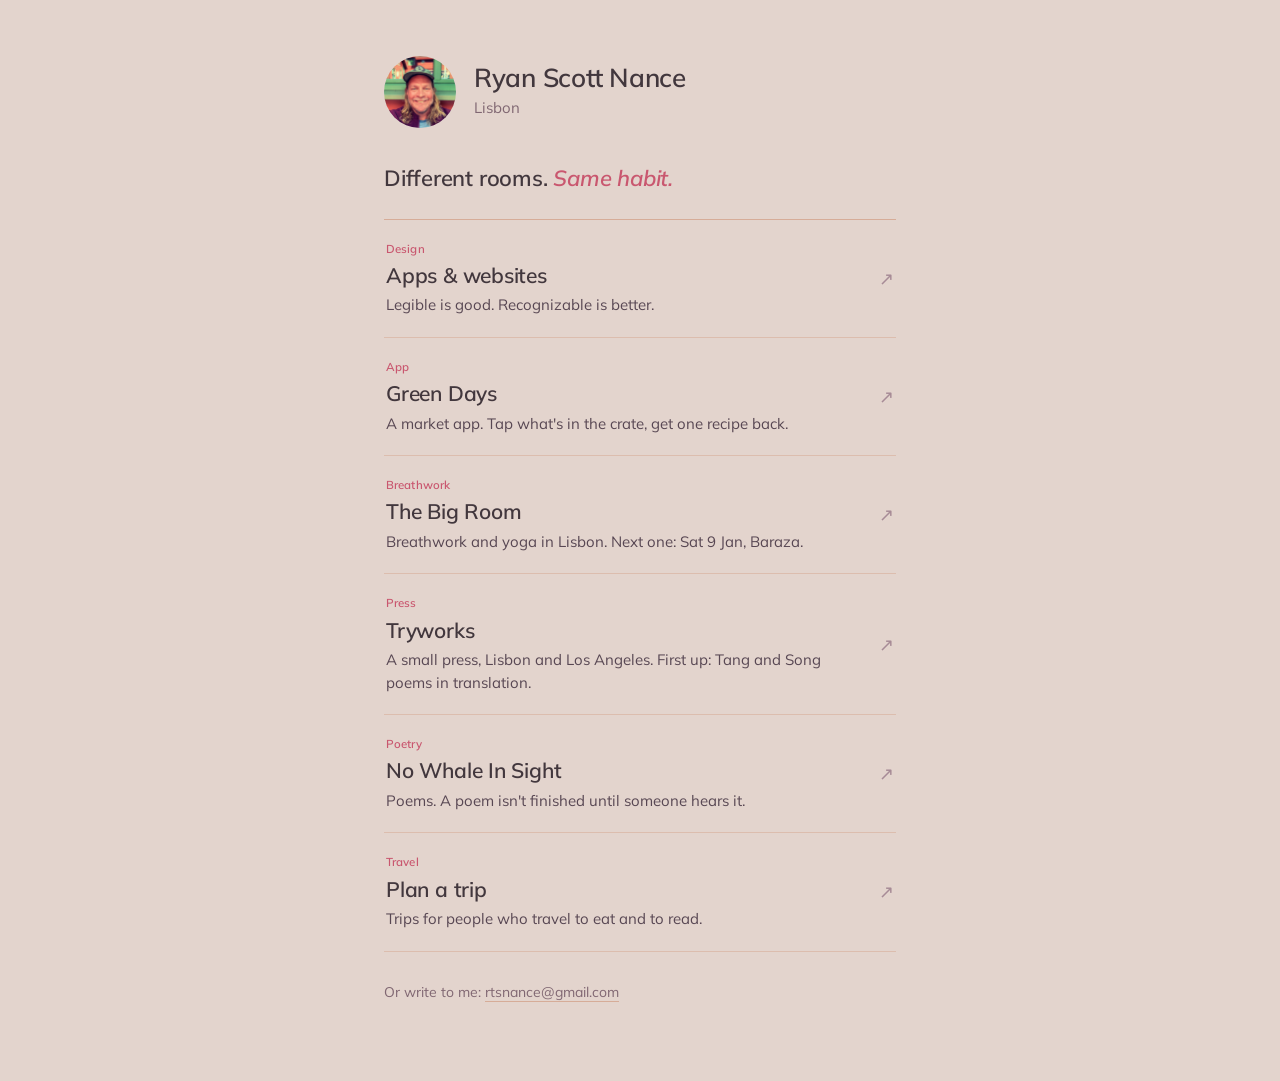
<file: links.html>
<!DOCTYPE html>
<html lang="en">
<head>
  <!-- Google tag (gtag.js) -->
  <script async src="https://www.googletagmanager.com/gtag/js?id=G-BRE3GJ6DSF"></script>
  <script>
    window.dataLayer = window.dataLayer || [];
    function gtag(){dataLayer.push(arguments);}
    gtag('js', new Date());
    gtag('config', 'G-BRE3GJ6DSF');
  </script>
<meta charset="utf-8">
<meta name="viewport" content="width=device-width, initial-scale=1">
<title>Ryan Nance · Links</title>
<meta name="description" content="Design, Green Days, The Big Room, Tryworks, poems and travel. Everything in one place.">
<meta property="og:type" content="website">
<meta property="og:site_name" content="Ryan Nance — Product Design">
<meta property="og:title" content="Ryan Nance · Links">
<meta property="og:description" content="Design, Green Days, The Big Room, Tryworks, poems and travel. Everything in one place.">
<link rel="canonical" href="https://ryantnance.com/links.html">
<meta property="og:url" content="https://ryantnance.com/links.html">
<meta property="og:image" content="https://ryantnance.com/assets/share-portfolio.jpg">
<meta property="og:image:width" content="1200">
<meta property="og:image:height" content="630">
<meta property="og:image:alt" content="Ryan Nance">
<meta name="twitter:card" content="summary_large_image">
<meta name="twitter:title" content="Ryan Nance · Links">
<meta name="twitter:description" content="Design, Green Days, The Big Room, Tryworks, poems and travel. Everything in one place.">
<meta name="twitter:image" content="https://ryantnance.com/assets/share-portfolio.jpg">
<link rel="preconnect" href="https://fonts.googleapis.com"><link rel="preconnect" href="https://fonts.gstatic.com" crossorigin>
<link rel="icon" type="image/svg+xml" href="assets/favicon.svg">
<link rel="icon" type="image/png" sizes="32x32" href="assets/favicon-32.png">
<link rel="apple-touch-icon" href="assets/apple-touch-icon.png">
<link rel="stylesheet" href="css/desert-ds.css">
<script>(function(){var P={night:['#14162E','#F2F0FA','#D2D2E6','#9FA0C0','#6E6F94','#E8C877','#F0D89A','#2E3358','#1E2240','#0E1024','#434974'],sunrise:['#FBF1EA','#382B2E','#574549','#8A7076','#B49AA0','#D5871F','#AD5912','#F0D8C8','#FFF8F2','#F5E4D9','#E4C4B0'],day:['#FCF7EC','#292420','#463F34','#6E6555','#9C917E','#D06334','#A9411F','#EBD7B3','#FDFAF3','#F6ECD6','#D6BB85'],sunset:['#FBEADF','#2E2228','#4A3742','#7C6169','#AD8E96','#C64A6E','#9E3050','#F0CDB8','#FFF4EC','#F5D8C7','#E7B79C']},V=['--bg-page','--text-strong','--text-body','--text-muted','--text-faint','--accent','--accent-hover','--border','--bg-raised','--bg-sunk','--border-strong'],S=[[0,'night'],[6.5,'sunrise'],[12.5,'day'],[18.5,'sunset'],[24,'night']],G=[[5.75,0.1985,0.8885],0,0,[20.25,0.1435,0.8045]],d=new Date(),h=d.getHours()+d.getMinutes()/60+d.getSeconds()/3600;if(window.matchMedia&&matchMedia('(prefers-color-scheme: dark)').matches)h=0;var i=0;while(i<3&&h>=S[i+1][0])i++;var lo=S[i][0],hi=S[i+1][0],g=G[i],t=g?(h<g[0]?(h-lo)/(g[0]-lo)*g[1]:g[2]+(h-g[0])/(hi-g[0])*(1-g[2])):(h-lo)/(hi-lo),a=P[S[i][1]],b=P[S[i+1][1]],r=document.documentElement,k,c,o,v;for(k=0;k<V.length;k++){o='#';for(c=1;c<6;c+=2){v=Math.round(parseInt(a[k].substr(c,2),16)+(parseInt(b[k].substr(c,2),16)-parseInt(a[k].substr(c,2),16))*t).toString(16);o+=v.length<2?'0'+v:v}r.style.setProperty(V[k],o)}r.style.setProperty('--night',''+(i==0?1-t:i==3?t:0))})()</script>
<style>
*{box-sizing:border-box}
html,body{margin:0}
body{background:var(--bg-page);color:var(--text-strong);font-family:var(--font-body);-webkit-font-smoothing:antialiased;font-size:17px;line-height:1.5}
a{color:inherit;text-decoration:none}
.wrap{max-width:560px;margin:0 auto;padding:56px 24px 64px}
.top{display:flex;gap:18px;align-items:center}
.face{width:72px;height:72px;border-radius:50%;object-fit:cover;object-position:center 30%;flex-shrink:0}
.name{font-family:var(--font-display);font-weight:600;font-size:26px;letter-spacing:-.01em;line-height:1.1}
.where{font-size:15px;color:var(--text-muted);margin-top:4px}
.lead{font-family:var(--font-display);font-weight:600;font-size:22px;line-height:1.3;letter-spacing:-.01em;margin:36px 0 26px}
.lead em{font-style:italic;color:var(--accent)}
.list{list-style:none;margin:0;padding:0;border-top:1px solid var(--border-strong)}
.list a{display:grid;grid-template-columns:1fr auto;gap:16px;align-items:center;padding:20px 2px;border-bottom:1px solid var(--border)}
.what{font-family:var(--label-font);font-weight:var(--label-weight);font-size:11.5px;letter-spacing:var(--label-tracking);text-transform:var(--label-case);color:var(--accent)}
.title{font-family:var(--font-display);font-weight:600;font-size:21px;letter-spacing:-.01em;margin-top:3px}
.line{font-size:15px;color:var(--text-body);margin-top:3px}
.ar{font-size:18px;color:var(--text-faint);transition:transform .2s ease,color .2s ease}
.list a:hover .title,.list a:hover .ar{color:var(--accent)}
.list a:hover .ar{transform:translate(2px,-2px)}
.foot{margin-top:30px;font-size:14px;color:var(--text-muted)}
.foot a{border-bottom:1px solid var(--border-strong)}
.foot a:hover{color:var(--accent)}
</style>
</head>
<body>
<main class="wrap">
  <div class="top">
    <img class="face" src="assets/portrait.jpg" alt="Ryan Scott Nance">
    <div><div class="name">Ryan Scott Nance</div><div class="where">Lisbon</div></div>
  </div>
  <p class="lead">Different rooms. <em>Same habit.</em></p>
  <ul class="list">
    <li><a href="index.html"><div><div class="what">Design</div><div class="title">Apps &amp; websites</div><div class="line">Legible is good. Recognizable is better.</div></div><span class="ar">↗</span></a></li>
    <li><a href="https://greendays.day" target="_blank" rel="noopener"><div><div class="what">App</div><div class="title">Green Days</div><div class="line">A market app. Tap what's in the crate, get one recipe back.</div></div><span class="ar">↗</span></a></li>
    <li><a href="https://www.the-big-room.com" target="_blank" rel="noopener"><div><div class="what">Breathwork</div><div class="title">The Big Room</div><div class="line">Breathwork and yoga in Lisbon. Next one: Sat 9 Jan, Baraza.</div></div><span class="ar">↗</span></a></li>
    <li><a href="https://tryworkspress.com" target="_blank" rel="noopener"><div><div class="what">Press</div><div class="title">Tryworks</div><div class="line">A small press, Lisbon and Los Angeles. First up: Tang and Song poems in translation.</div></div><span class="ar">↗</span></a></li>
    <li><a href="https://nowhaleinsight.substack.com" target="_blank" rel="noopener"><div><div class="what">Poetry</div><div class="title">No Whale In Sight</div><div class="line">Poems. A poem isn't finished until someone hears it.</div></div><span class="ar">↗</span></a></li>
    <li><a href="https://www.foratravel.com/advisor/ryan-nance" target="_blank" rel="noopener"><div><div class="what">Travel</div><div class="title">Plan a trip</div><div class="line">Trips for people who travel to eat and to read.</div></div><span class="ar">↗</span></a></li>
  </ul>
  <p class="foot">Or write to me: <a href="mailto:rtsnance@gmail.com">rtsnance@gmail.com</a></p>
</main>
</body>
</html>
</file>
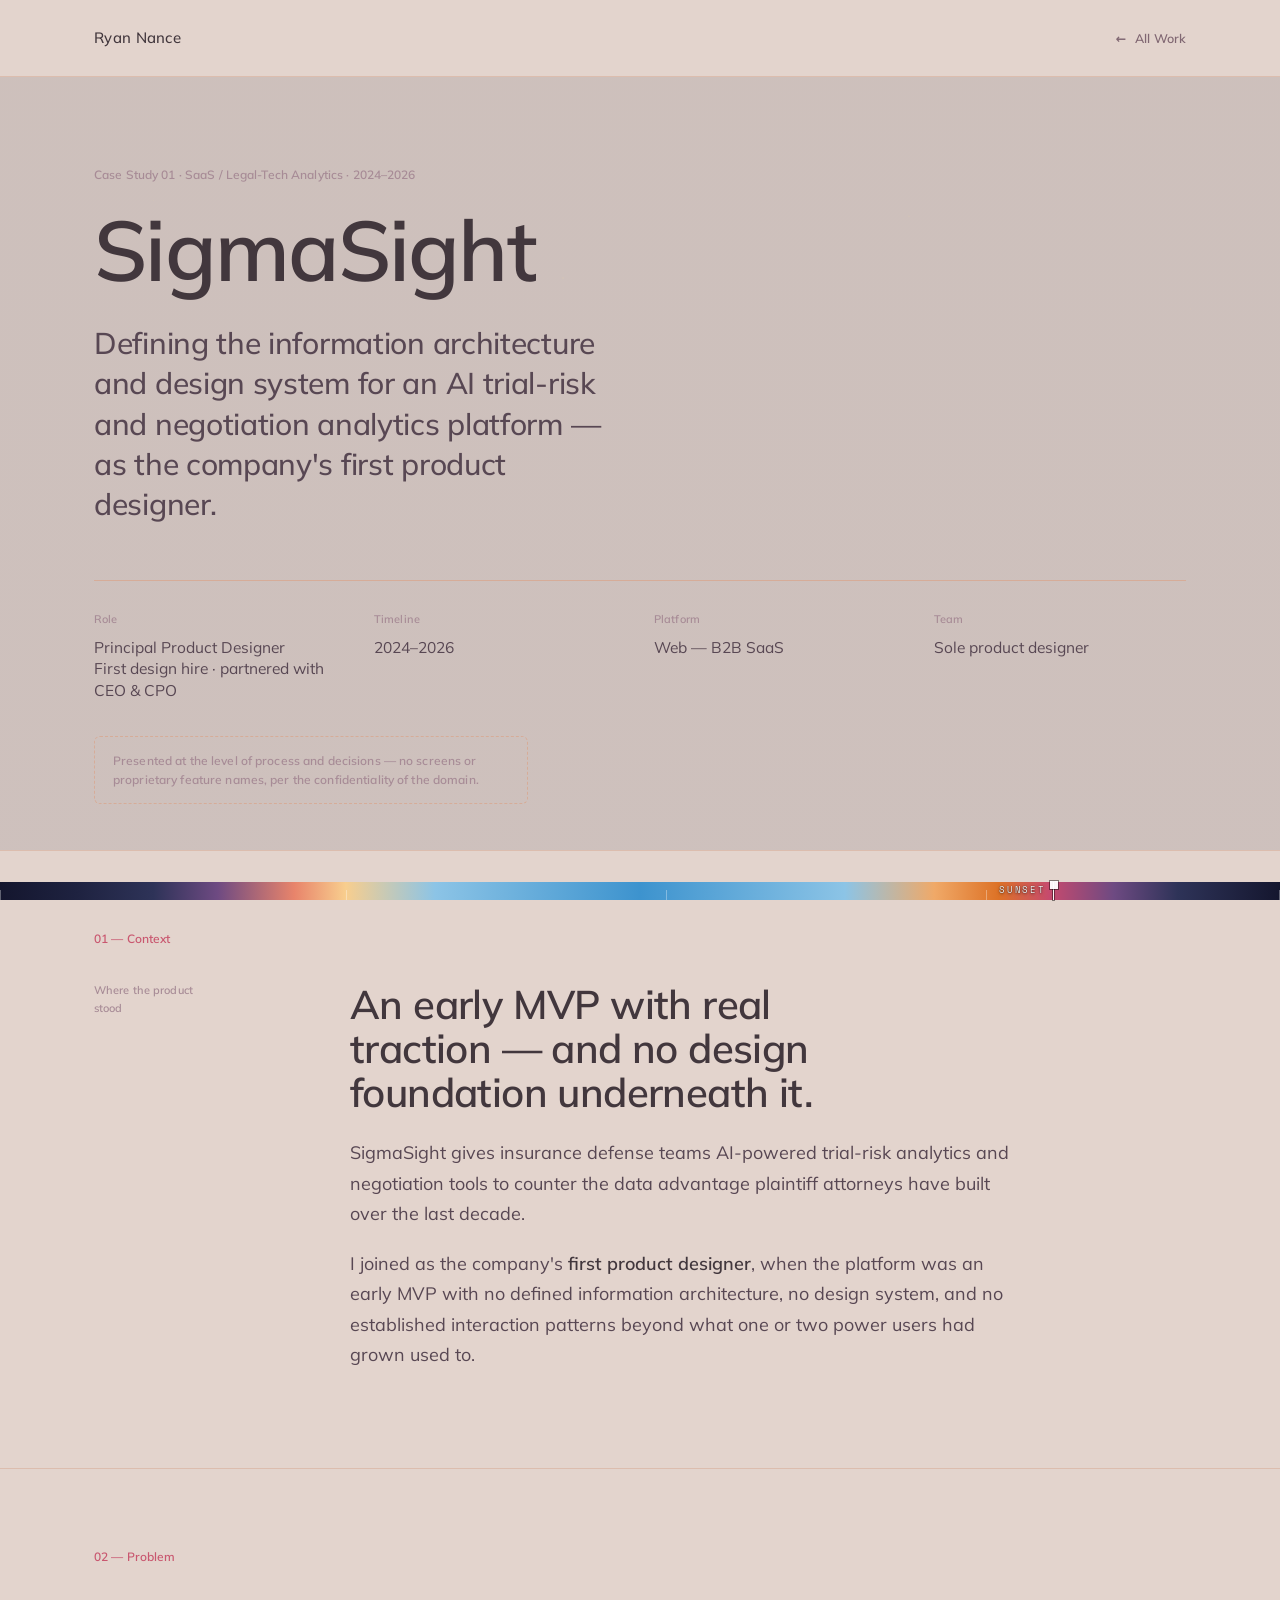
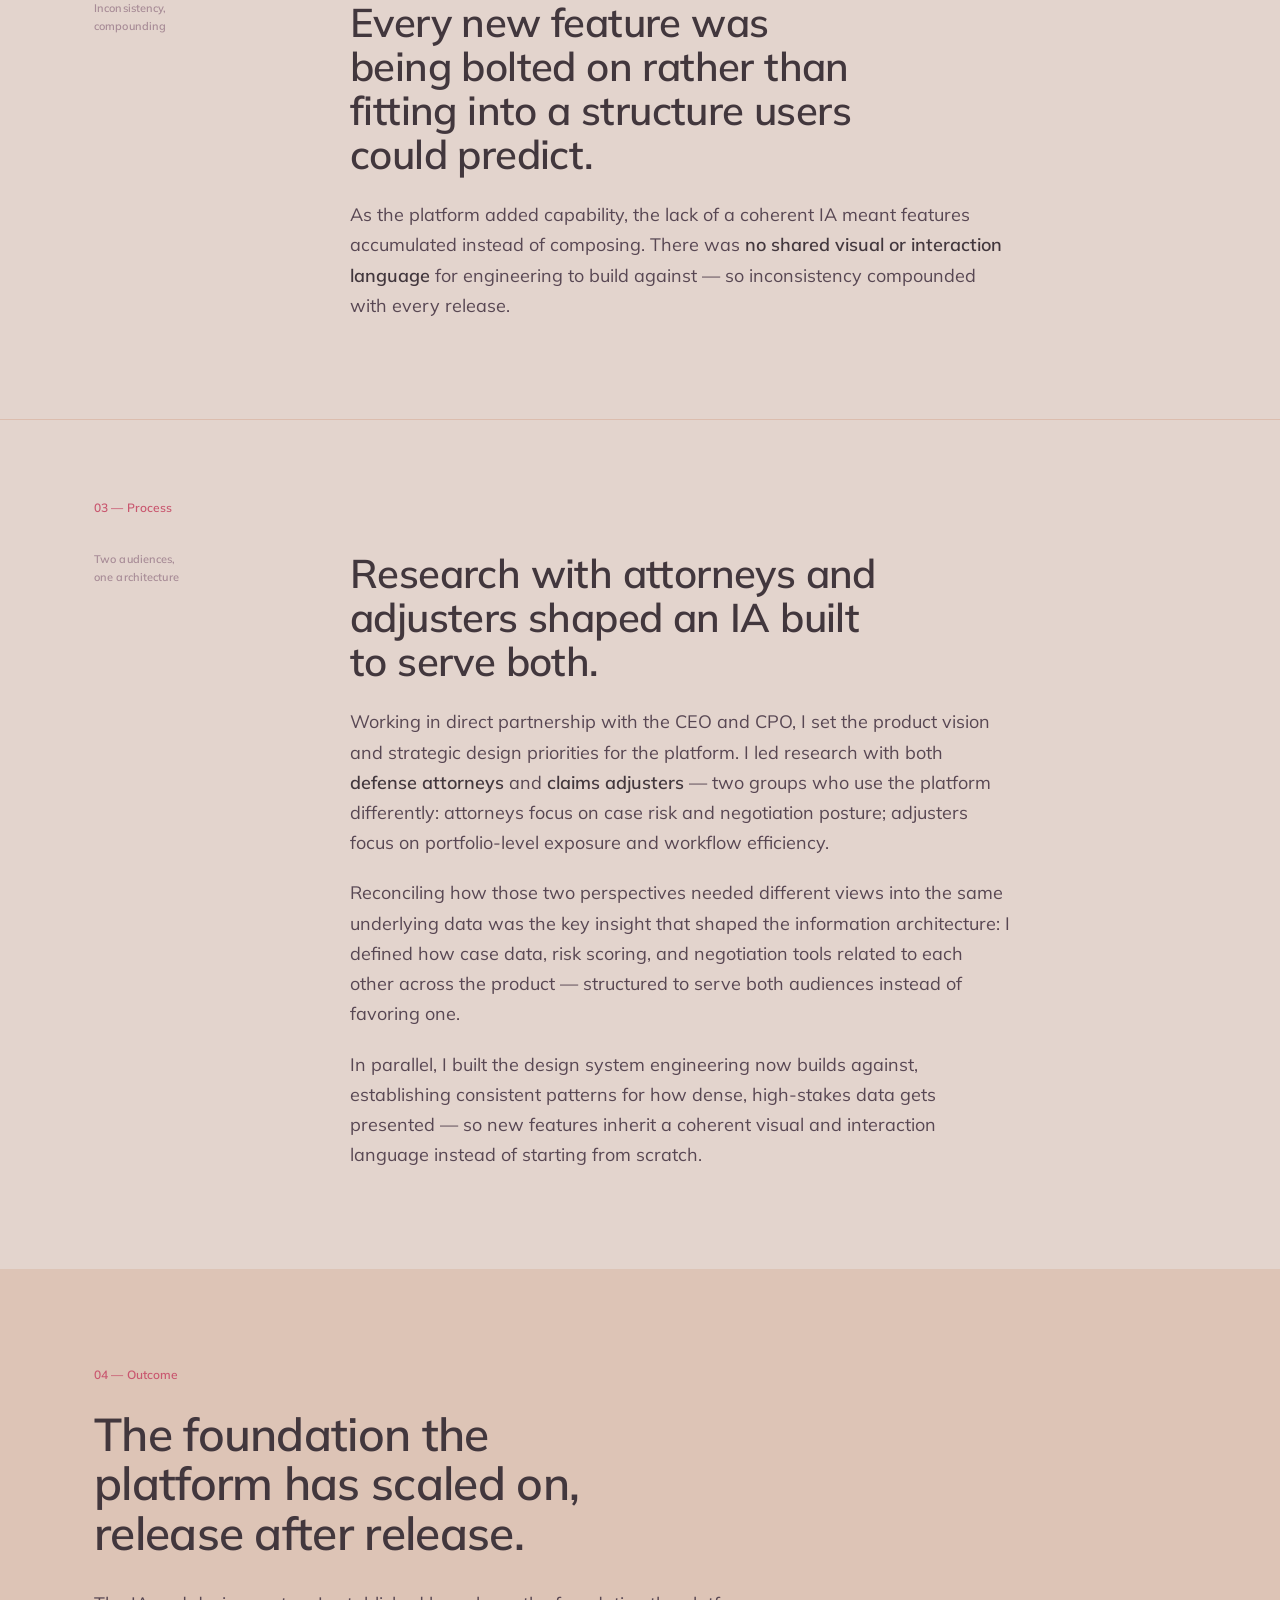
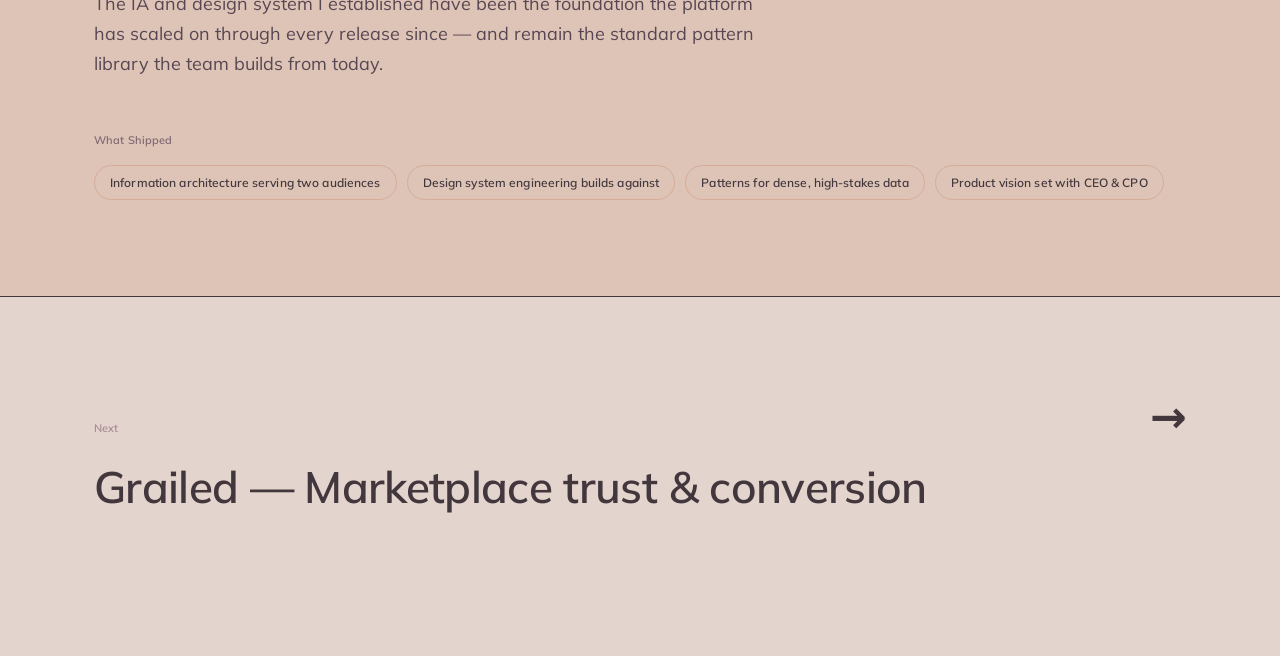
<file: sigmasight.html>
<!DOCTYPE html>
<html lang="en">
<head>
  <!-- Google tag (gtag.js) -->
  <script async src="https://www.googletagmanager.com/gtag/js?id=G-BRE3GJ6DSF"></script>
  <script>
    window.dataLayer = window.dataLayer || [];
    function gtag(){dataLayer.push(arguments);}
    gtag('js', new Date());
    gtag('config', 'G-BRE3GJ6DSF');
  </script>
<meta charset="utf-8">
<meta name="viewport" content="width=device-width, initial-scale=1">
<title>SigmaSight case study — Ryan Nance</title>
<meta name="description" content="IA and a design system for an AI-powered trial-risk analytics platform.">
<meta property="og:type" content="website">
<meta property="og:site_name" content="Ryan Nance — Product Design">
<meta property="og:title" content="SigmaSight case study — Ryan Nance">
<meta property="og:description" content="IA and a design system for an AI-powered trial-risk analytics platform.">
<link rel="canonical" href="https://ryantnance.com/sigmasight.html">
<meta property="og:url" content="https://ryantnance.com/sigmasight.html">
<meta property="og:image" content="https://ryantnance.com/assets/share-portfolio.jpg">
<meta property="og:image:width" content="1200">
<meta property="og:image:height" content="630">
<meta property="og:image:alt" content="Ryan Nance">
<meta name="twitter:card" content="summary_large_image">
<meta name="twitter:title" content="SigmaSight case study — Ryan Nance">
<meta name="twitter:description" content="IA and a design system for an AI-powered trial-risk analytics platform.">
<meta name="twitter:image" content="https://ryantnance.com/assets/share-portfolio.jpg">
<link rel="preconnect" href="https://fonts.googleapis.com"><link rel="preconnect" href="https://fonts.gstatic.com" crossorigin>
<link rel="icon" type="image/svg+xml" href="assets/favicon.svg">
<link rel="icon" type="image/png" sizes="32x32" href="assets/favicon-32.png">
<link rel="apple-touch-icon" href="assets/apple-touch-icon.png">
<link rel="stylesheet" href="css/desert-ds.css">
<link rel="stylesheet" href="css/horizon.css">
<script>(function(){var P={night:['#14162E','#F2F0FA','#D2D2E6','#9FA0C0','#6E6F94','#E8C877','#F0D89A','#2E3358','#1E2240','#0E1024','#434974'],sunrise:['#FBF1EA','#382B2E','#574549','#8A7076','#B49AA0','#D5871F','#AD5912','#F0D8C8','#FFF8F2','#F5E4D9','#E4C4B0'],day:['#FCF7EC','#292420','#463F34','#6E6555','#9C917E','#D06334','#A9411F','#EBD7B3','#FDFAF3','#F6ECD6','#D6BB85'],sunset:['#FBEADF','#2E2228','#4A3742','#7C6169','#AD8E96','#C64A6E','#9E3050','#F0CDB8','#FFF4EC','#F5D8C7','#E7B79C']},V=['--bg-page','--text-strong','--text-body','--text-muted','--text-faint','--accent','--accent-hover','--border','--bg-raised','--bg-sunk','--border-strong'],S=[[0,'night'],[6.5,'sunrise'],[12.5,'day'],[18.5,'sunset'],[24,'night']],G=[[5.75,0.1985,0.8885],0,0,[20.25,0.1435,0.8045]],d=new Date(),h=d.getHours()+d.getMinutes()/60+d.getSeconds()/3600;if(window.matchMedia&&matchMedia('(prefers-color-scheme: dark)').matches)h=0;var i=0;while(i<3&&h>=S[i+1][0])i++;var lo=S[i][0],hi=S[i+1][0],g=G[i],t=g?(h<g[0]?(h-lo)/(g[0]-lo)*g[1]:g[2]+(h-g[0])/(hi-g[0])*(1-g[2])):(h-lo)/(hi-lo),a=P[S[i][1]],b=P[S[i+1][1]],r=document.documentElement,k,c,o,v;for(k=0;k<V.length;k++){o='#';for(c=1;c<6;c+=2){v=Math.round(parseInt(a[k].substr(c,2),16)+(parseInt(b[k].substr(c,2),16)-parseInt(a[k].substr(c,2),16))*t).toString(16);o+=v.length<2?'0'+v:v}r.style.setProperty(V[k],o)}r.style.setProperty('--night',''+(i==0?1-t:i==3?t:0))})()</script>
<style>


*{box-sizing:border-box}
:root{--paper:var(--bg-page);--card:var(--bg-raised);--ink:var(--text-strong);--muted:var(--text-muted);--faint:var(--text-faint);--line:var(--border-strong);--hair:var(--border);--dark:var(--bg-sunk)}
html,body{margin:0}
body{background:var(--paper);color:var(--ink);font-family:var(--font-body);-webkit-font-smoothing:antialiased;font-size:17px;line-height:1.6}
.mono{font-family:var(--font-mono)}
.wrap{max-width:1180px;margin:0 auto;padding:0 44px}
a{color:inherit}
.eyebrow{font-family:var(--label-font);font-weight:var(--label-weight);font-size:12px;letter-spacing:var(--label-tracking);text-transform:var(--label-case);color:var(--faint)}
.nav{padding:26px 0;border-bottom:1px solid var(--hair);position:sticky;top:0;z-index:50;background:color-mix(in srgb,var(--paper) 85%,transparent);backdrop-filter:blur(12px);-webkit-backdrop-filter:blur(12px)}
.brand{font-size:15px;letter-spacing:.02em;font-weight:500;white-space:nowrap;text-decoration:none}
.back{font-family:var(--label-font);font-weight:var(--label-weight);font-size:12.5px;letter-spacing:var(--label-tracking);text-transform:var(--label-case);color:var(--muted);text-decoration:none;display:inline-flex;gap:9px;align-items:center}
.back:hover{color:var(--ink)}
.back .ar{transition:transform .25s ease}.back:hover .ar{transform:translateX(-4px)}
.chead{padding:88px 0 46px}
.chead{background:radial-gradient(1.6px 1.6px at 12% 16%,rgba(240,216,154,calc(.9 * var(--night))) 50%,transparent 51%),radial-gradient(1.2px 1.2px at 28% 58%,rgba(240,216,154,calc(.5 * var(--night))) 50%,transparent 51%),radial-gradient(1.8px 1.8px at 44% 26%,rgba(240,216,154,calc(.75 * var(--night))) 50%,transparent 51%),radial-gradient(1.2px 1.2px at 58% 70%,rgba(240,216,154,calc(.45 * var(--night))) 50%,transparent 51%),radial-gradient(1.6px 1.6px at 71% 18%,rgba(240,216,154,calc(.85 * var(--night))) 50%,transparent 51%),radial-gradient(1.2px 1.2px at 84% 52%,rgba(240,216,154,calc(.5 * var(--night))) 50%,transparent 51%),radial-gradient(1.8px 1.8px at 93% 30%,rgba(240,216,154,calc(.7 * var(--night))) 50%,transparent 51%),linear-gradient(180deg,rgba(14,16,36,var(--night)) 0%,rgba(20,22,46,var(--night)) 100%)}
.ctitle{font-family:var(--font-display);font-weight:600;letter-spacing:-.02em;line-height:1.03;font-size:clamp(44px,6.6vw,88px);margin:22px 0 0;max-width:14ch}
.csummary{font-family:var(--font-display);font-weight:500;font-size:clamp(22px,2.7vw,30px);line-height:1.34;color:var(--text-body);max-width:30ch;margin:30px 0 0;letter-spacing:-.01em}
.metagrid{display:grid;grid-template-columns:repeat(4,1fr);gap:28px;margin-top:56px;padding-top:30px;border-top:1px solid var(--line)}
.mg{display:flex;flex-direction:column;gap:8px}
.mglabel{font-family:var(--label-font);font-weight:var(--label-weight);font-size:11px;letter-spacing:var(--label-tracking);text-transform:var(--label-case);color:var(--faint)}
.mgval{font-size:15.5px;color:var(--text-body);line-height:1.4}
.confnote{font-family:var(--label-font);font-weight:var(--label-weight);font-size:12px;letter-spacing:var(--label-tracking);color:var(--faint);margin-top:34px;padding:14px 18px;border:1px dashed var(--line);border-radius:6px;max-width:62ch}
.sec{padding:78px 0;border-top:1px solid var(--hair)}
.seclabel{font-family:var(--label-font);font-weight:var(--label-weight);font-size:12px;letter-spacing:var(--label-tracking);text-transform:var(--label-case);color:var(--accent)}
.secgrid{display:grid;grid-template-columns:200px 1fr;gap:56px;margin-top:34px}
.secgrid .sub{font-family:var(--label-font);font-weight:var(--label-weight);font-size:11px;letter-spacing:var(--label-tracking);text-transform:var(--label-case);color:var(--faint);line-height:1.6}
.h2{font-family:var(--font-display);font-weight:600;letter-spacing:-.015em;font-size:clamp(28px,3.4vw,40px);line-height:1.1;margin:0 0 24px;max-width:22ch}
.prose{font-size:18px;line-height:1.68;color:var(--text-body);max-width:60ch}
.prose p{margin:0 0 20px}
.prose strong{font-weight:600;color:var(--ink)}
.outcomes{background:var(--dark);color:var(--text-strong);padding:96px 0}
.outcomes .seclabel{color:var(--accent)}
.oh2{font-family:var(--font-display);font-weight:600;font-size:clamp(30px,3.8vw,46px);letter-spacing:-.015em;line-height:1.08;margin:26px 0 0;max-width:20ch;color:var(--text-strong)}
.oprose{font-size:18px;line-height:1.68;color:var(--text-body);max-width:60ch;margin-top:30px}
.shipped{margin-top:52px}
.shipped .k{font-family:var(--label-font);font-weight:var(--label-weight);font-size:11px;letter-spacing:var(--label-tracking);text-transform:var(--label-case);color:var(--muted);margin-bottom:16px}
.shiplist{display:flex;flex-wrap:wrap;gap:10px}
.shipitem{font-family:var(--label-font);font-weight:var(--label-weight);font-size:12px;letter-spacing:var(--label-tracking);color:var(--text-strong);border:1px solid var(--border-strong);border-radius:100px;padding:7px 15px}
.next{padding:70px 0;border-top:1px solid var(--ink)}
.nextlink{display:flex;align-items:baseline;justify-content:space-between;gap:24px;text-decoration:none}
.nextlabel{font-family:var(--label-font);font-weight:var(--label-weight);font-size:11px;letter-spacing:var(--label-tracking);text-transform:var(--label-case);color:var(--faint)}
.nexttitle{font-family:var(--font-display);font-weight:600;font-size:clamp(28px,3.6vw,44px);letter-spacing:-.015em;margin-top:14px}
.nextlink:hover .nexttitle{color:var(--accent)}
@media(max-width:820px){.wrap{padding:0 24px}.metagrid{grid-template-columns:1fr 1fr;gap:22px}.secgrid{grid-template-columns:1fr;gap:20px}}

</style>
</head>
<body>

<div class="nav"><div class="wrap fx ac jb"><a class="brand" href="index.html">Ryan Nance</a><div class="fx ac gap24"><a class="back" href="index.html"><span class="ar">←</span> All Work</a></div></div></div>
<header class="chead"><div class="wrap"><div class="eyebrow">Case Study 01 · SaaS / Legal‑Tech Analytics · 2024–2026</div><h1 class="ctitle">SigmaSight</h1><p class="csummary">Defining the information architecture and design system for an AI trial‑risk and negotiation analytics platform — as the company's first product designer.</p><div class="metagrid"><div class="mg"><div class="mglabel">Role</div><div class="mgval">Principal Product Designer<br>First design hire · partnered with CEO &amp; CPO</div></div><div class="mg"><div class="mglabel">Timeline</div><div class="mgval">2024–2026</div></div><div class="mg"><div class="mglabel">Platform</div><div class="mgval">Web — B2B SaaS</div></div><div class="mg"><div class="mglabel">Team</div><div class="mgval">Sole product designer</div></div></div><div class="confnote">Presented at the level of process and decisions — no screens or proprietary feature names, per the confidentiality of the domain.</div></div></header>
<section class="sec"><div class="wrap"><div class="seclabel">01 — Context</div><div class="secgrid"><div class="sub">Where the product<br>stood</div><div><h2 class="h2">An early MVP with real traction — and no design foundation underneath it.</h2><div class="prose"><p>SigmaSight gives insurance defense teams AI‑powered trial‑risk analytics and negotiation tools to counter the data advantage plaintiff attorneys have built over the last decade.</p><p>I joined as the company's <strong>first product designer</strong>, when the platform was an early MVP with no defined information architecture, no design system, and no established interaction patterns beyond what one or two power users had grown used to.</p></div></div></div></div></section>
<section class="sec"><div class="wrap"><div class="seclabel">02 — Problem</div><div class="secgrid"><div class="sub">Inconsistency,<br>compounding</div><div><h2 class="h2">Every new feature was being bolted on rather than fitting into a structure users could predict.</h2><div class="prose"><p>As the platform added capability, the lack of a coherent IA meant features accumulated instead of composing. There was <strong>no shared visual or interaction language</strong> for engineering to build against — so inconsistency compounded with every release.</p></div></div></div></div></section>
<section class="sec"><div class="wrap"><div class="seclabel">03 — Process</div><div class="secgrid"><div class="sub">Two audiences,<br>one architecture</div><div><h2 class="h2">Research with attorneys and adjusters shaped an IA built to serve both.</h2><div class="prose"><p>Working in direct partnership with the CEO and CPO, I set the product vision and strategic design priorities for the platform. I led research with both <strong>defense attorneys</strong> and <strong>claims adjusters</strong> — two groups who use the platform differently: attorneys focus on case risk and negotiation posture; adjusters focus on portfolio‑level exposure and workflow efficiency.</p><p>Reconciling how those two perspectives needed different views into the same underlying data was the key insight that shaped the information architecture: I defined how case data, risk scoring, and negotiation tools related to each other across the product — structured to serve both audiences instead of favoring one.</p><p>In parallel, I built the design system engineering now builds against, establishing consistent patterns for how dense, high‑stakes data gets presented — so new features inherit a coherent visual and interaction language instead of starting from scratch.</p></div></div></div></div></section>
<section class="outcomes"><div class="wrap"><div class="seclabel">04 — Outcome</div><h2 class="oh2">The foundation the platform has scaled on, release after release.</h2><p class="oprose">The IA and design system I established have been the foundation the platform has scaled on through every release since — and remain the standard pattern library the team builds from today.</p><div class="shipped"><div class="k">What Shipped</div><div class="shiplist"><span class="shipitem">Information architecture serving two audiences</span><span class="shipitem">Design system engineering builds against</span><span class="shipitem">Patterns for dense, high‑stakes data</span><span class="shipitem">Product vision set with CEO &amp; CPO</span></div></div></div></section>
<nav class="next"><div class="wrap"><a class="nextlink" href="grailed.html"><div><div class="nextlabel">Next</div><div class="nexttitle">Grailed — Marketplace trust &amp; conversion</div></div><div class="nexttitle">→</div></a></div></nav>


<div class="hz" id="hz" role="slider" tabindex="0" aria-label="Time of day" aria-valuemin="0" aria-valuemax="24" aria-valuenow="12" aria-valuetext="Day"><div class="hz-sky" aria-hidden="true"></div><div class="hz-marker" aria-hidden="true"><span class="hz-cap"></span></div><span class="hz-word" aria-hidden="true">Day</span></div>

<script src="js/horizon.js" defer></script>
</body>
</html>
</file>
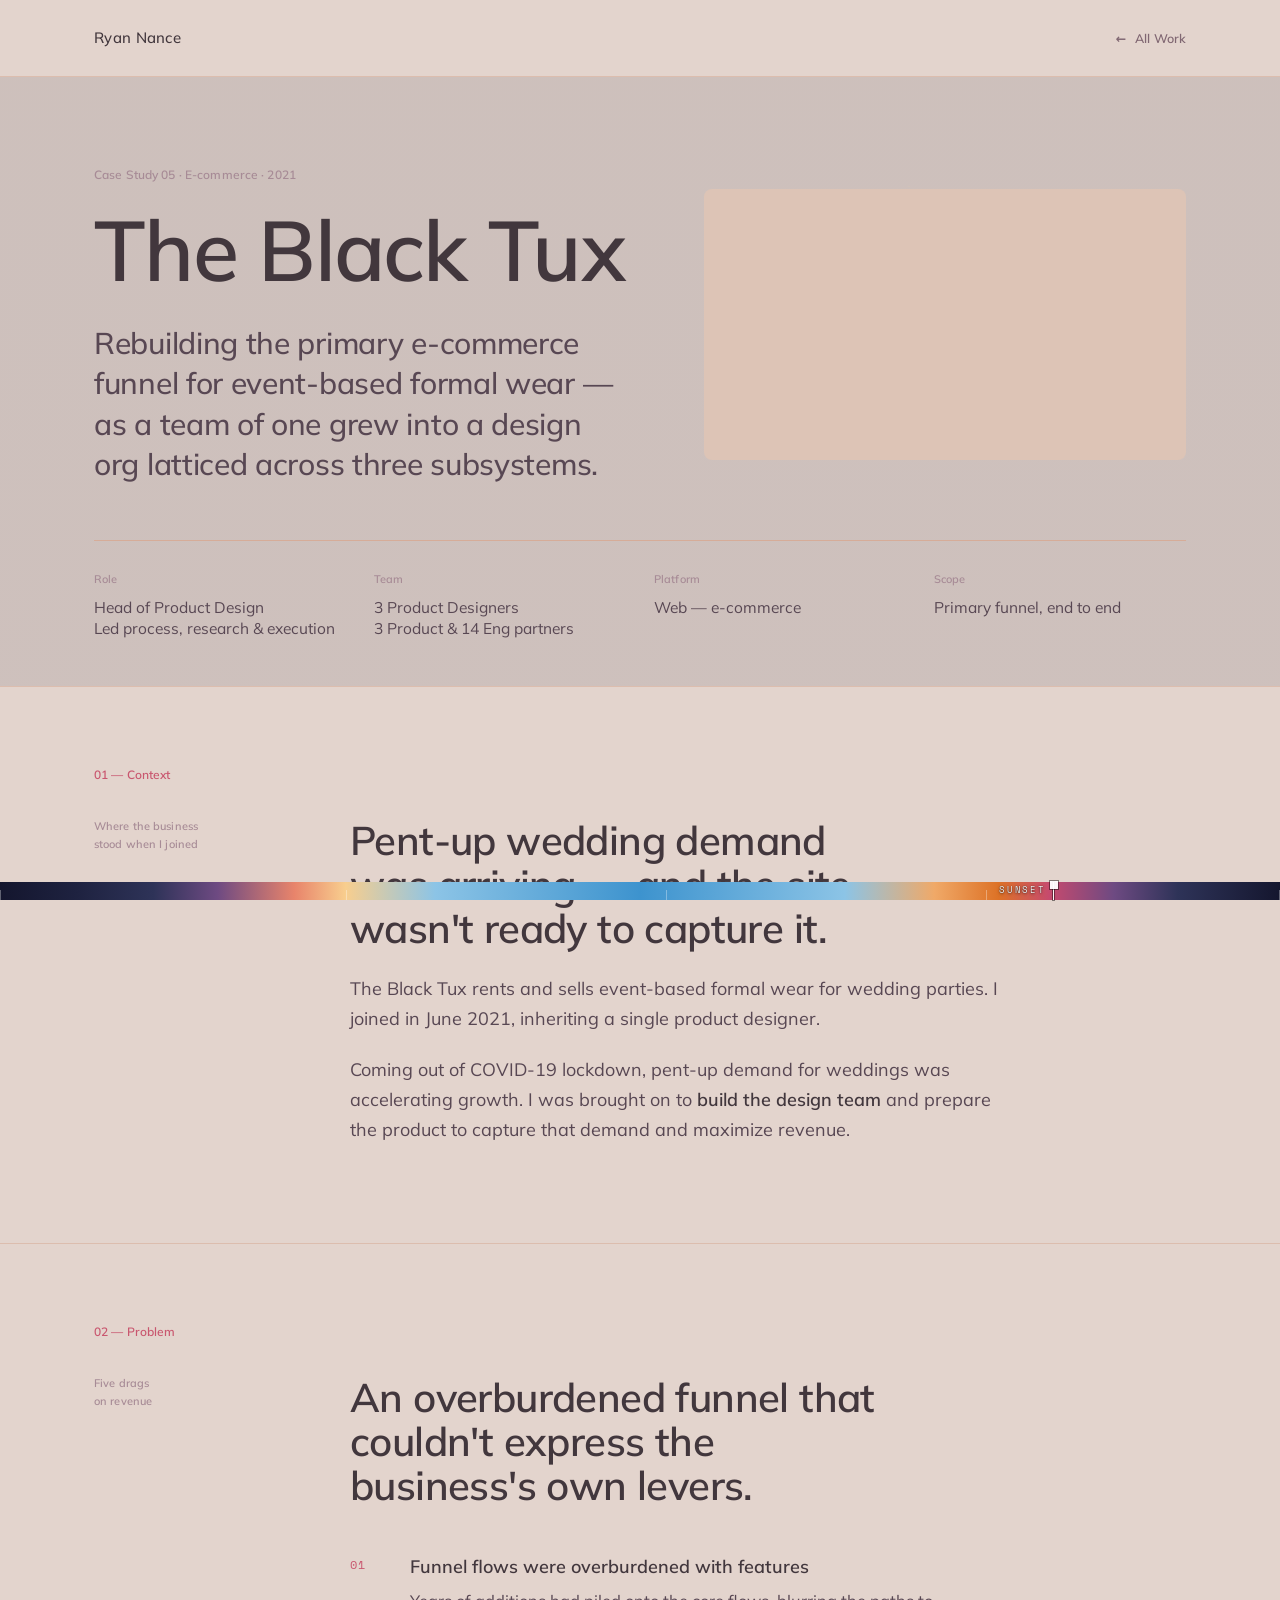
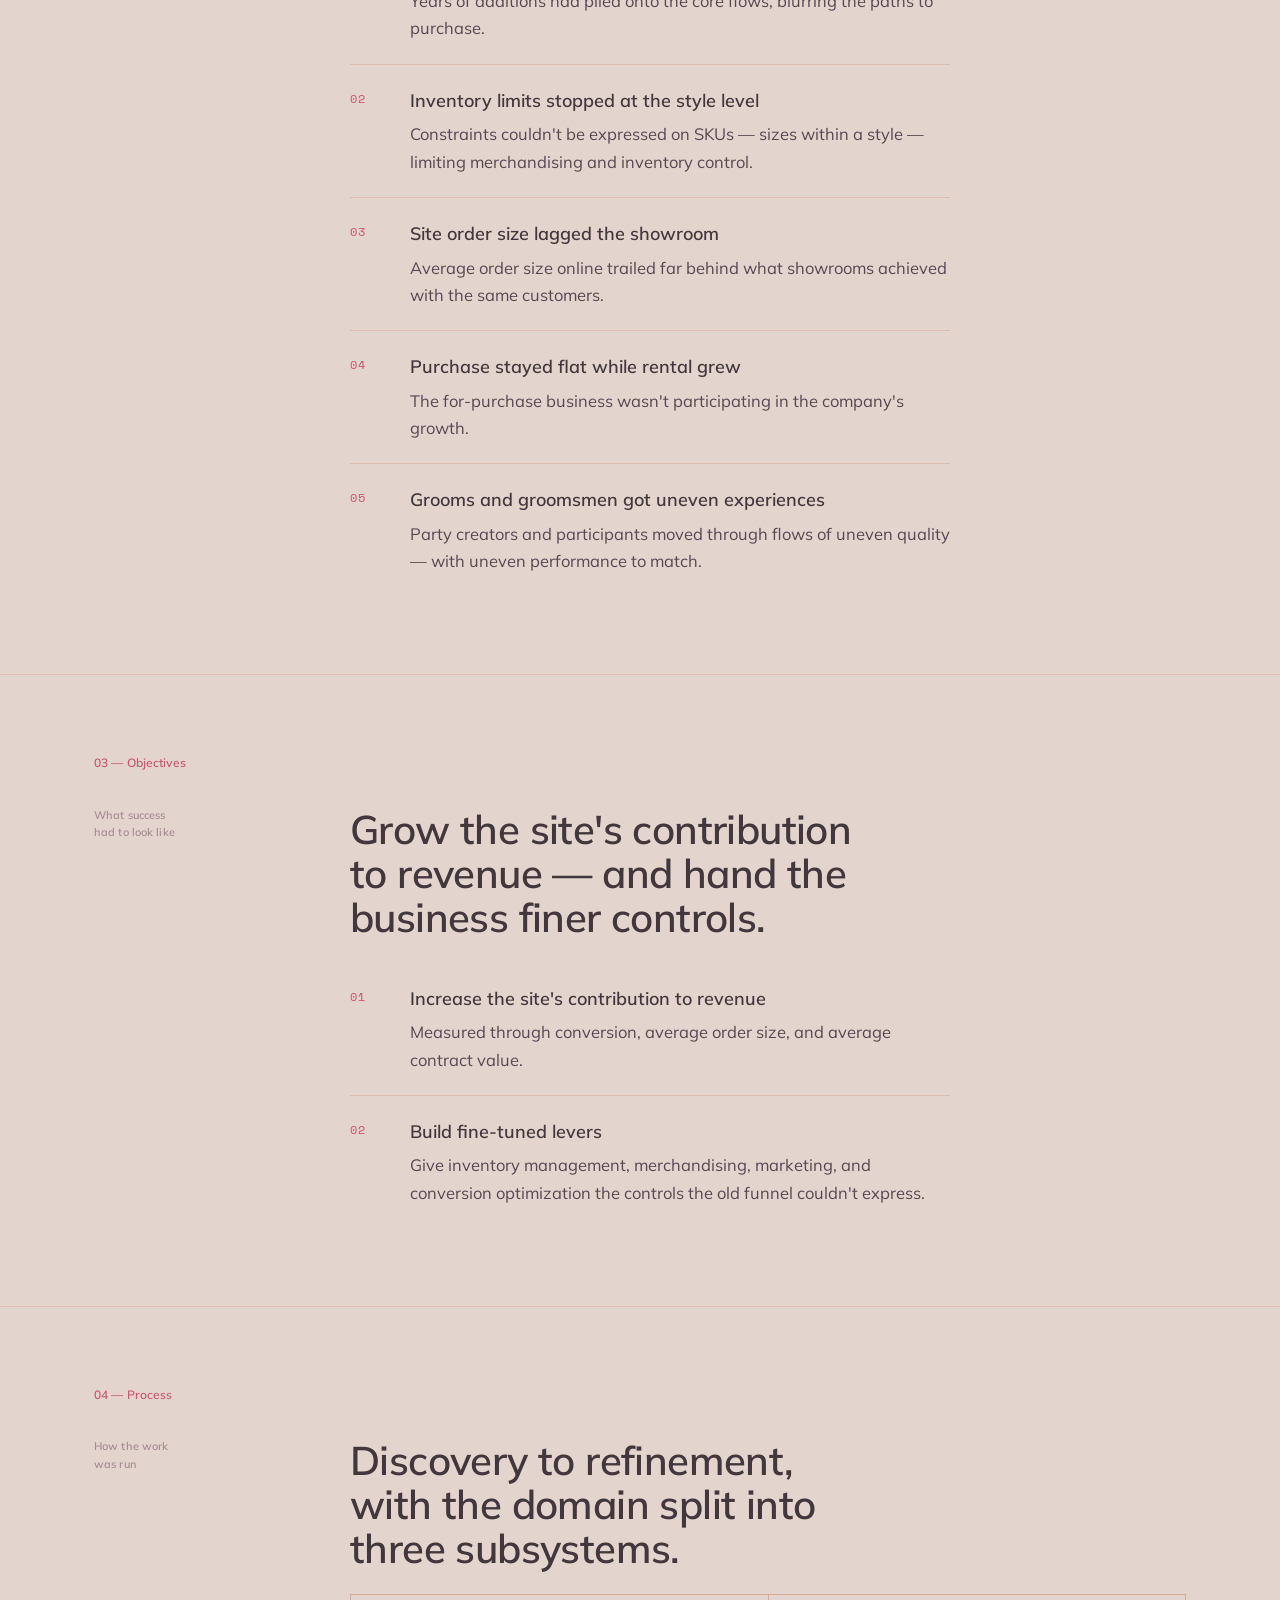
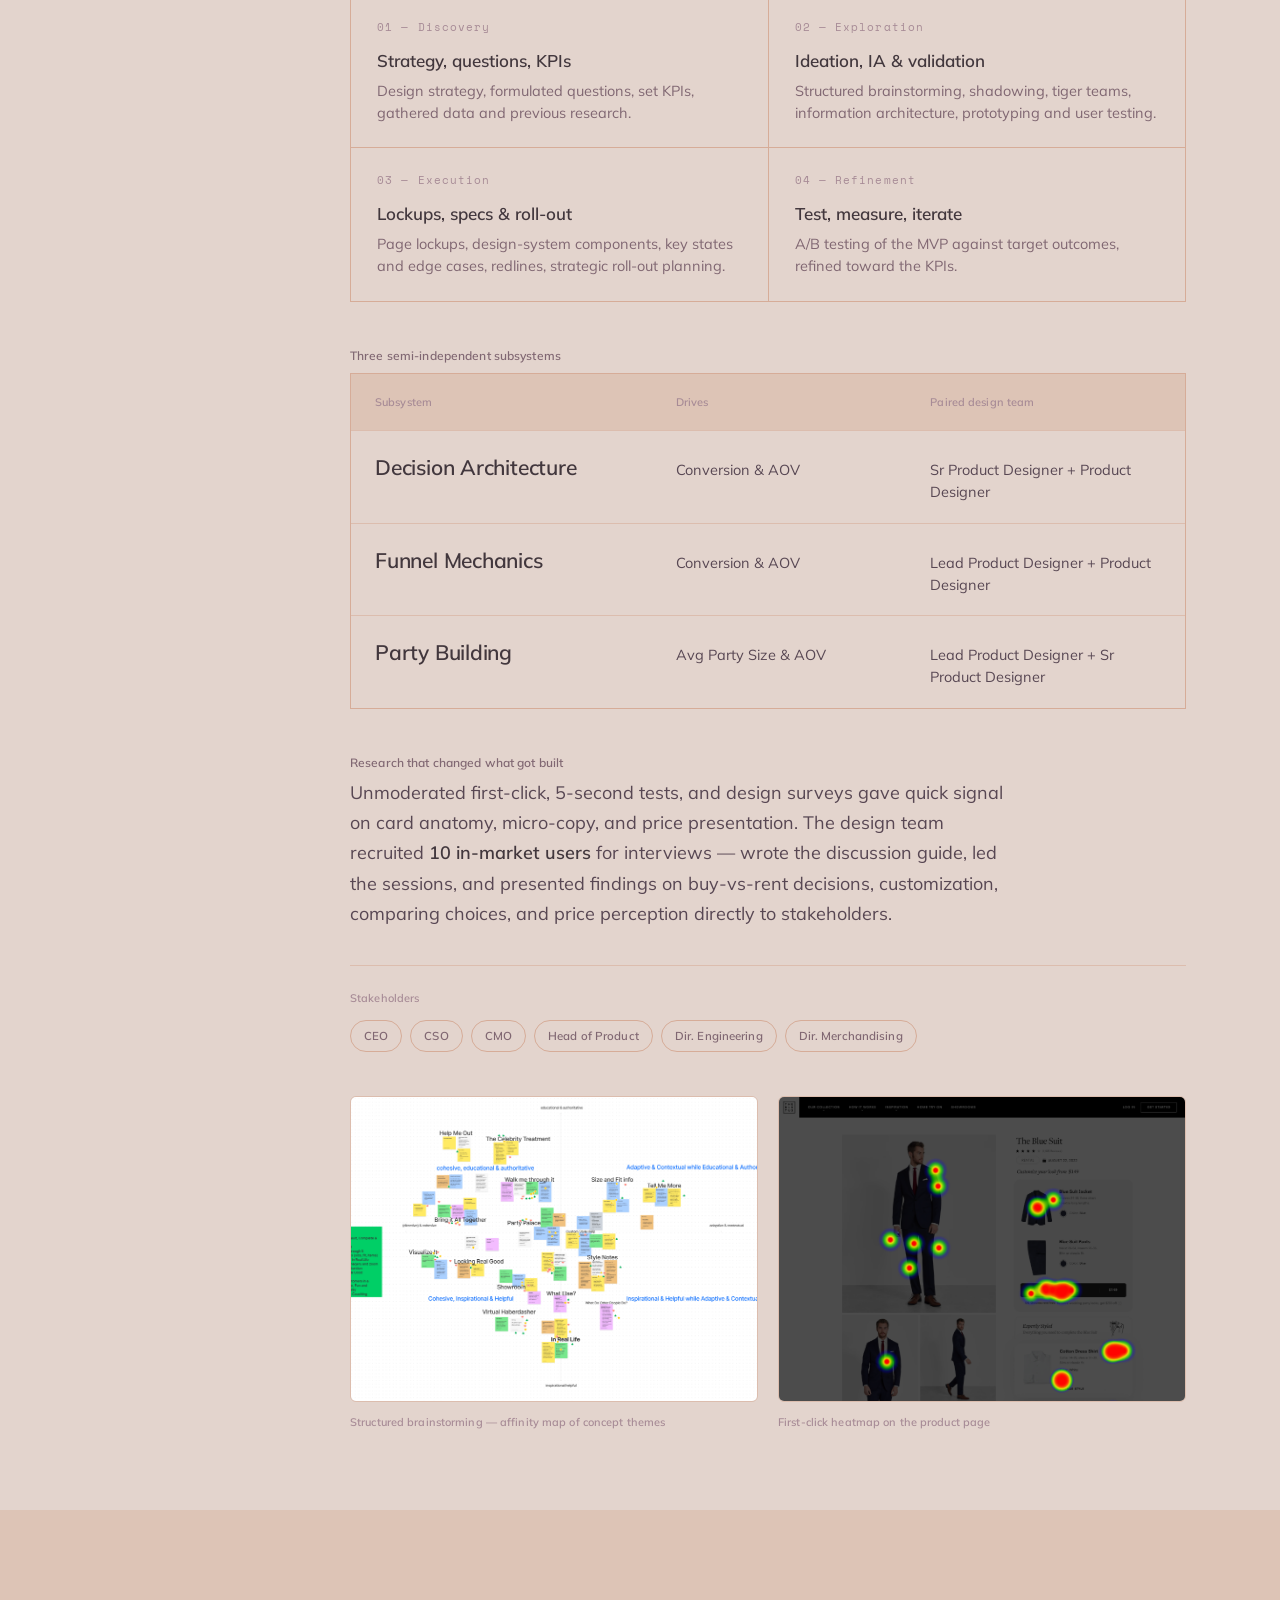
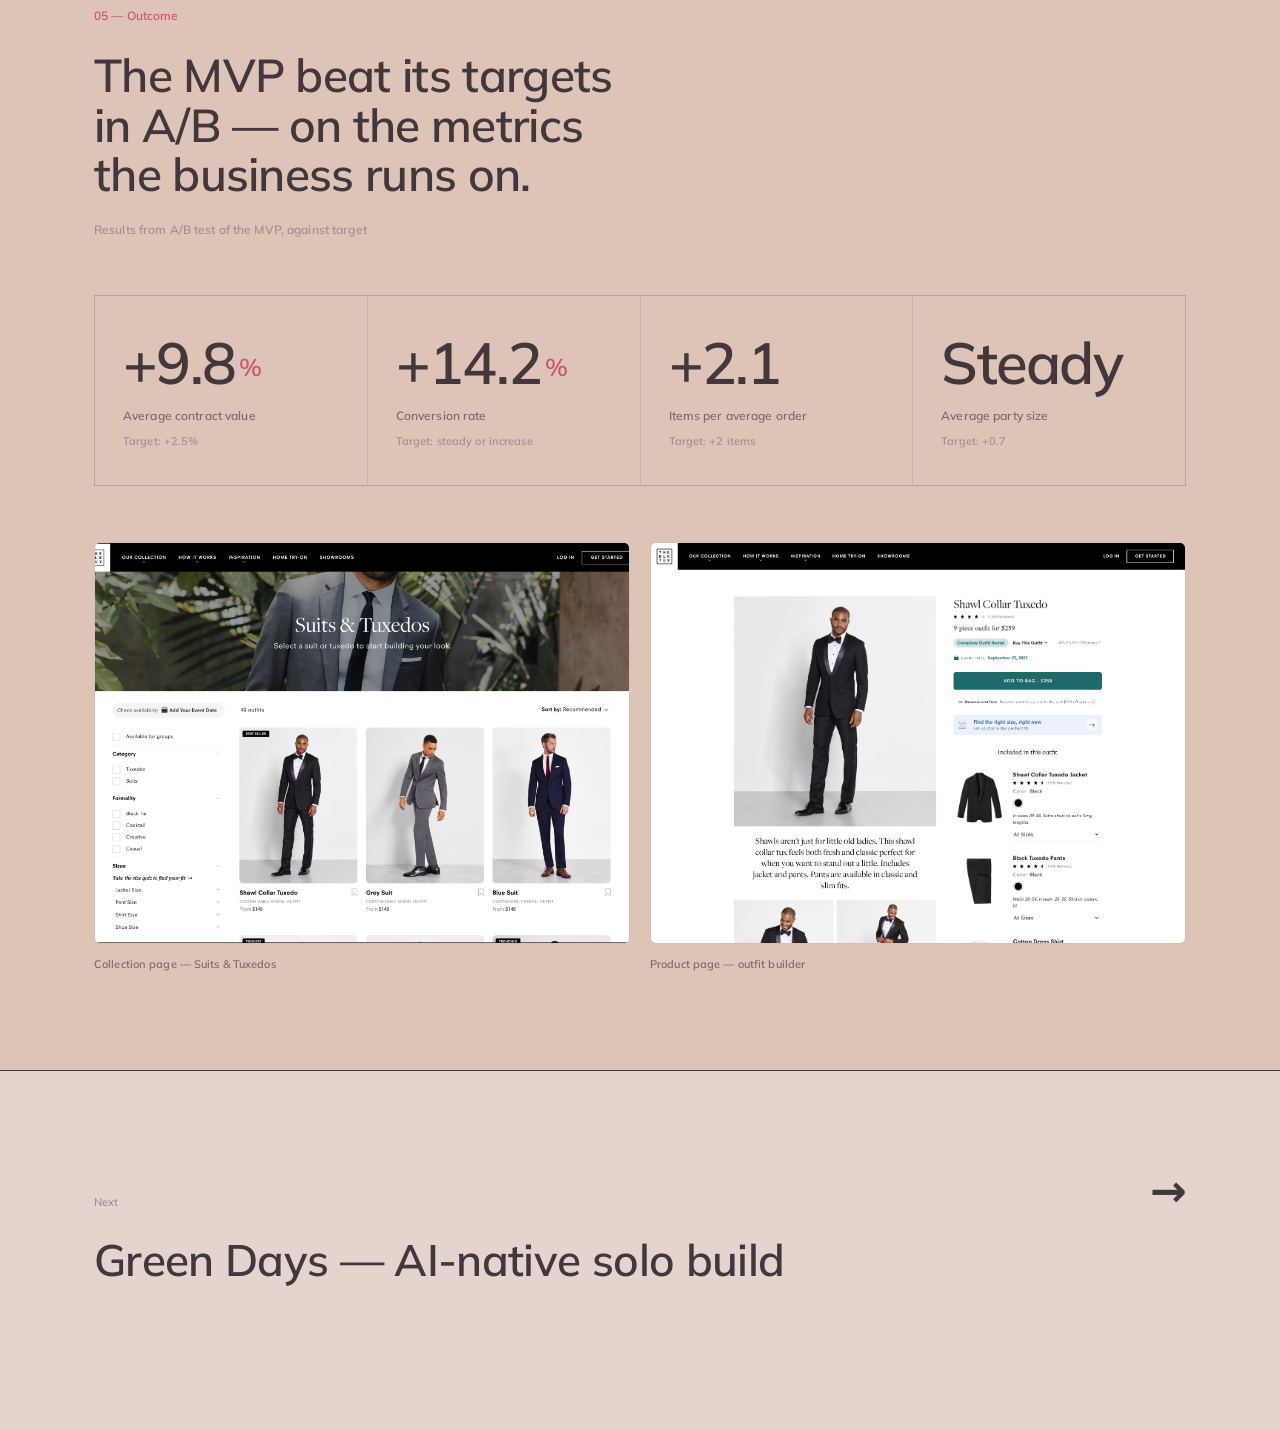
<file: the-black-tux.html>
<!DOCTYPE html>
<html lang="en">
<head>
  <!-- Google tag (gtag.js) -->
  <script async src="https://www.googletagmanager.com/gtag/js?id=G-BRE3GJ6DSF"></script>
  <script>
    window.dataLayer = window.dataLayer || [];
    function gtag(){dataLayer.push(arguments);}
    gtag('js', new Date());
    gtag('config', 'G-BRE3GJ6DSF');
  </script>
<meta charset="utf-8">
<meta name="viewport" content="width=device-width, initial-scale=1">
<title>The Black Tux case study — Ryan Nance</title>
<meta name="description" content="Rebuilding the primary e-commerce funnel.">
<meta property="og:type" content="website">
<meta property="og:site_name" content="Ryan Nance — Product Design">
<meta property="og:title" content="The Black Tux case study — Ryan Nance">
<meta property="og:description" content="Rebuilding the primary e-commerce funnel.">
<link rel="canonical" href="https://ryantnance.com/the-black-tux.html">
<meta property="og:url" content="https://ryantnance.com/the-black-tux.html">
<meta property="og:image" content="https://ryantnance.com/assets/share-portfolio.jpg">
<meta property="og:image:width" content="1200">
<meta property="og:image:height" content="630">
<meta property="og:image:alt" content="Ryan Nance">
<meta name="twitter:card" content="summary_large_image">
<meta name="twitter:title" content="The Black Tux case study — Ryan Nance">
<meta name="twitter:description" content="Rebuilding the primary e-commerce funnel.">
<meta name="twitter:image" content="https://ryantnance.com/assets/share-portfolio.jpg">
<link rel="preconnect" href="https://fonts.googleapis.com"><link rel="preconnect" href="https://fonts.gstatic.com" crossorigin>
<link rel="icon" type="image/svg+xml" href="assets/favicon.svg">
<link rel="icon" type="image/png" sizes="32x32" href="assets/favicon-32.png">
<link rel="apple-touch-icon" href="assets/apple-touch-icon.png">
<link rel="stylesheet" href="css/desert-ds.css">
<link rel="stylesheet" href="css/horizon.css">
<script>(function(){var P={night:['#14162E','#F2F0FA','#D2D2E6','#9FA0C0','#6E6F94','#E8C877','#F0D89A','#2E3358','#1E2240','#0E1024','#434974'],sunrise:['#FBF1EA','#382B2E','#574549','#8A7076','#B49AA0','#D5871F','#AD5912','#F0D8C8','#FFF8F2','#F5E4D9','#E4C4B0'],day:['#FCF7EC','#292420','#463F34','#6E6555','#9C917E','#D06334','#A9411F','#EBD7B3','#FDFAF3','#F6ECD6','#D6BB85'],sunset:['#FBEADF','#2E2228','#4A3742','#7C6169','#AD8E96','#C64A6E','#9E3050','#F0CDB8','#FFF4EC','#F5D8C7','#E7B79C']},V=['--bg-page','--text-strong','--text-body','--text-muted','--text-faint','--accent','--accent-hover','--border','--bg-raised','--bg-sunk','--border-strong'],S=[[0,'night'],[6.5,'sunrise'],[12.5,'day'],[18.5,'sunset'],[24,'night']],G=[[5.75,0.1985,0.8885],0,0,[20.25,0.1435,0.8045]],d=new Date(),h=d.getHours()+d.getMinutes()/60+d.getSeconds()/3600;if(window.matchMedia&&matchMedia('(prefers-color-scheme: dark)').matches)h=0;var i=0;while(i<3&&h>=S[i+1][0])i++;var lo=S[i][0],hi=S[i+1][0],g=G[i],t=g?(h<g[0]?(h-lo)/(g[0]-lo)*g[1]:g[2]+(h-g[0])/(hi-g[0])*(1-g[2])):(h-lo)/(hi-lo),a=P[S[i][1]],b=P[S[i+1][1]],r=document.documentElement,k,c,o,v;for(k=0;k<V.length;k++){o='#';for(c=1;c<6;c+=2){v=Math.round(parseInt(a[k].substr(c,2),16)+(parseInt(b[k].substr(c,2),16)-parseInt(a[k].substr(c,2),16))*t).toString(16);o+=v.length<2?'0'+v:v}r.style.setProperty(V[k],o)}r.style.setProperty('--night',''+(i==0?1-t:i==3?t:0))})()</script>
<style>


*{box-sizing:border-box}
:root{--paper:var(--bg-page);--card:var(--bg-raised);--ink:var(--text-strong);--muted:var(--text-muted);--faint:var(--text-faint);--line:var(--border-strong);--hair:var(--border);--dark:var(--bg-sunk)}
html,body{margin:0}
body{background:var(--paper);color:var(--ink);font-family:var(--font-body);-webkit-font-smoothing:antialiased;font-size:17px;line-height:1.6}
.mono{font-family:var(--font-mono)}
.wrap{max-width:1180px;margin:0 auto;padding:0 44px}
a{color:inherit}
.eyebrow{font-family:var(--label-font);font-weight:var(--label-weight);font-size:12px;letter-spacing:var(--label-tracking);text-transform:var(--label-case);color:var(--faint)}
.nav{padding:26px 0;border-bottom:1px solid var(--hair);position:sticky;top:0;z-index:50;background:color-mix(in srgb,var(--paper) 85%,transparent);backdrop-filter:blur(12px);-webkit-backdrop-filter:blur(12px)}
.brand{font-size:15px;letter-spacing:.02em;font-weight:500;white-space:nowrap;text-decoration:none}
.back{font-family:var(--label-font);font-weight:var(--label-weight);font-size:12.5px;letter-spacing:var(--label-tracking);text-transform:var(--label-case);color:var(--muted);text-decoration:none;display:inline-flex;gap:9px;align-items:center}
.back:hover{color:var(--ink)}
.back .ar{transition:transform .25s ease}.back:hover .ar{transform:translateX(-4px)}
.chead{padding:88px 0 46px}
.chead{background:radial-gradient(1.6px 1.6px at 12% 16%,rgba(240,216,154,calc(.9 * var(--night))) 50%,transparent 51%),radial-gradient(1.2px 1.2px at 28% 58%,rgba(240,216,154,calc(.5 * var(--night))) 50%,transparent 51%),radial-gradient(1.8px 1.8px at 44% 26%,rgba(240,216,154,calc(.75 * var(--night))) 50%,transparent 51%),radial-gradient(1.2px 1.2px at 58% 70%,rgba(240,216,154,calc(.45 * var(--night))) 50%,transparent 51%),radial-gradient(1.6px 1.6px at 71% 18%,rgba(240,216,154,calc(.85 * var(--night))) 50%,transparent 51%),radial-gradient(1.2px 1.2px at 84% 52%,rgba(240,216,154,calc(.5 * var(--night))) 50%,transparent 51%),radial-gradient(1.8px 1.8px at 93% 30%,rgba(240,216,154,calc(.7 * var(--night))) 50%,transparent 51%),linear-gradient(180deg,rgba(14,16,36,var(--night)) 0%,rgba(20,22,46,var(--night)) 100%)}
.ctitle{font-family:var(--font-display);font-weight:600;letter-spacing:-.02em;line-height:1.03;font-size:clamp(44px,6.6vw,88px);margin:22px 0 0;max-width:14ch}
.csummary{font-family:var(--font-display);font-weight:500;font-size:clamp(22px,2.7vw,30px);line-height:1.34;color:var(--text-body);max-width:30ch;margin:30px 0 0;letter-spacing:-.01em}
.metagrid{display:grid;grid-template-columns:repeat(4,1fr);gap:28px;margin-top:56px;padding-top:30px;border-top:1px solid var(--line)}
.mg{display:flex;flex-direction:column;gap:8px}
.mglabel{font-family:var(--label-font);font-weight:var(--label-weight);font-size:11px;letter-spacing:var(--label-tracking);text-transform:var(--label-case);color:var(--faint)}
.mgval{font-size:15.5px;color:var(--text-body);line-height:1.4}
.cheadgrid{display:grid;grid-template-columns:1.15fr 1fr;gap:56px;align-items:center}
.cover{width:100%;aspect-ratio:16/9;border:0;border-radius:8px;display:block;background:var(--dark)}
@media(max-width:820px){.cheadgrid{grid-template-columns:1fr;gap:32px}}
.sec{padding:78px 0;border-top:1px solid var(--hair)}
.seclabel{font-family:var(--label-font);font-weight:var(--label-weight);font-size:12px;letter-spacing:var(--label-tracking);text-transform:var(--label-case);color:var(--accent)}
.secgrid{display:grid;grid-template-columns:200px 1fr;gap:56px;margin-top:34px}
.secgrid .sub{font-family:var(--label-font);font-weight:var(--label-weight);font-size:11px;letter-spacing:var(--label-tracking);text-transform:var(--label-case);color:var(--faint);line-height:1.6}
.h2{font-family:var(--font-display);font-weight:600;letter-spacing:-.015em;font-size:clamp(28px,3.4vw,40px);line-height:1.1;margin:0 0 24px;max-width:22ch}
.h3{font-family:var(--label-font);font-weight:var(--label-weight);font-size:12px;letter-spacing:var(--label-tracking);text-transform:var(--label-case);color:var(--muted);margin:44px 0 6px}
.prose{font-size:18px;line-height:1.68;color:var(--text-body);max-width:60ch}
.prose p{margin:0 0 20px}
.prose strong{font-weight:600;color:var(--ink)}
.enum{list-style:none;margin:8px 0 0;padding:0;counter-reset:e}
.enum li{counter-increment:e;padding:22px 0 22px 60px;border-top:1px solid var(--hair);position:relative;max-width:60ch}
.enum li:first-child{border-top:none}
.enum li::before{content:counter(e,decimal-leading-zero);position:absolute;left:0;top:24px;font-family:var(--font-mono);font-size:12px;letter-spacing:.05em;color:var(--accent)}
.enum b{display:block;font-weight:600;font-size:18px;color:var(--ink);margin-bottom:5px}
.enum span{color:var(--text-body);font-size:16.5px;line-height:1.55}
.steps{display:grid;grid-template-columns:1fr 1fr;gap:1px;background:var(--line);border:1px solid var(--line);margin-top:8px}
.step{background:var(--paper);padding:24px 26px}
.stepnum{font-family:var(--font-mono);font-size:11px;letter-spacing:.1em;color:var(--faint)}
.steptitle{font-size:17px;font-weight:600;margin-top:10px}
.stepdesc{font-size:14.5px;color:var(--muted);margin-top:6px;line-height:1.5}
.subsys{margin-top:8px;border:1px solid var(--line)}
.subrow{display:grid;grid-template-columns:1.2fr 1fr 1fr;gap:24px;padding:20px 24px;border-top:1px solid var(--hair);align-items:baseline}
.subrow:first-child{border-top:none}
.subhead{background:var(--dark)}
.subhead .subcell{font-family:var(--label-font);font-weight:var(--label-weight);font-size:11px;letter-spacing:var(--label-tracking);text-transform:var(--label-case);color:var(--faint)}
.subname{font-family:var(--font-display);font-weight:600;font-size:21px;letter-spacing:-.01em}
.subcell{font-size:14.5px;color:var(--text-body);line-height:1.5}
.stakeholders{margin-top:36px;padding-top:24px;border-top:1px solid var(--hair)}
.stakeholders .k{font-family:var(--label-font);font-weight:var(--label-weight);font-size:11px;letter-spacing:var(--label-tracking);text-transform:var(--label-case);color:var(--faint);margin-bottom:12px}
.chips{display:flex;flex-wrap:wrap;gap:8px}
.chip{font-family:var(--label-font);font-weight:var(--label-weight);font-size:11.5px;letter-spacing:var(--label-tracking);color:var(--muted);border:1px solid var(--line);border-radius:100px;padding:6px 13px}
.gallery{display:grid;grid-template-columns:1fr 1fr;gap:20px;margin-top:44px}
.gslot{width:100%;aspect-ratio:3/4;--r:6px}
.gslot.wide{grid-column:1/3;aspect-ratio:16/7}
.gimg{width:100%;aspect-ratio:4/3;object-fit:cover;object-position:top;border-radius:6px;display:block;border:1px solid var(--hair)}
.gcap{font-family:var(--label-font);font-weight:var(--label-weight);font-size:11px;letter-spacing:var(--label-tracking);text-transform:var(--label-case);color:var(--faint);margin-top:12px}
.oshots{display:grid;grid-template-columns:1fr 1fr;gap:20px;margin-top:56px}
.ocap{font-family:var(--label-font);font-weight:var(--label-weight);font-size:11px;letter-spacing:var(--label-tracking);text-transform:var(--label-case);color:var(--muted);margin-top:12px}
.outcomes{background:var(--dark);color:var(--text-strong);padding:96px 0}
.outcomes .seclabel{color:var(--accent)}
.oh2{font-family:var(--font-display);font-weight:600;font-size:clamp(30px,3.8vw,46px);letter-spacing:-.015em;line-height:1.08;margin:26px 0 0;max-width:20ch;color:var(--text-strong)}
.onote{font-family:var(--label-font);font-weight:var(--label-weight);font-size:12px;letter-spacing:var(--label-tracking);text-transform:var(--label-case);color:var(--faint);margin-top:20px}
.metrics{display:grid;grid-template-columns:repeat(4,1fr);gap:1px;background:rgba(128,128,128,.25);border:1px solid rgba(128,128,128,.25);margin-top:56px}
.metric{background:var(--dark);padding:40px 28px 34px}
.metricnum{font-family:var(--font-display);font-weight:600;font-size:clamp(40px,4.6vw,58px);letter-spacing:-.03em;line-height:.92;color:var(--text-strong)}
.metricnum small{font-size:.42em;color:var(--accent);vertical-align:.35em;margin-left:4px;letter-spacing:0}
.metriclabel{font-family:var(--label-font);font-weight:var(--label-weight);font-size:12px;letter-spacing:var(--label-tracking);color:var(--muted);margin-top:18px;line-height:1.5;text-transform:var(--label-case)}
.metrictarget{font-family:var(--label-font);font-weight:var(--label-weight);font-size:11px;letter-spacing:var(--label-tracking);color:var(--faint);margin-top:8px;text-transform:var(--label-case)}
.next{padding:70px 0;border-top:1px solid var(--ink)}
.nextlink{display:flex;align-items:baseline;justify-content:space-between;gap:24px;text-decoration:none}
.nextlabel{font-family:var(--label-font);font-weight:var(--label-weight);font-size:11px;letter-spacing:var(--label-tracking);text-transform:var(--label-case);color:var(--faint)}
.nexttitle{font-family:var(--font-display);font-weight:600;font-size:clamp(28px,3.6vw,44px);letter-spacing:-.015em;margin-top:14px}
.nextlink:hover .nexttitle{color:var(--accent)}
@media(max-width:820px){.wrap{padding:0 24px}.metagrid{grid-template-columns:1fr 1fr;gap:22px}.secgrid{grid-template-columns:1fr;gap:20px}.steps,.metrics,.gallery{grid-template-columns:1fr}.gslot.wide{grid-column:auto}.enum li{padding-left:48px}.subrow{grid-template-columns:1fr}}

</style>
</head>
<body>

<div class="nav"><div class="wrap fx ac jb"><a class="brand" href="index.html">Ryan Nance</a><div class="fx ac gap24"><a class="back" href="index.html"><span class="ar">←</span> All Work</a></div></div></div>

<header class="chead"><div class="wrap"><div class="cheadgrid"><div><div class="eyebrow">Case Study 05 · E‑commerce · 2021</div><h1 class="ctitle">The Black Tux</h1><p class="csummary">Rebuilding the primary e‑commerce funnel for event‑based formal wear — as a team of one grew into a design org latticed across three subsystems.</p></div><iframe class="cover" src="https://player.vimeo.com/video/1207389887" allow="fullscreen; picture-in-picture" allowfullscreen title="The Black Tux funnel — demo video"></iframe></div><div class="metagrid"><div class="mg"><div class="mglabel">Role</div><div class="mgval">Head of Product Design<br>Led process, research &amp; execution</div></div><div class="mg"><div class="mglabel">Team</div><div class="mgval">3 Product Designers<br>3 Product &amp; 14 Eng partners</div></div><div class="mg"><div class="mglabel">Platform</div><div class="mgval">Web — e‑commerce</div></div><div class="mg"><div class="mglabel">Scope</div><div class="mgval">Primary funnel, end to end</div></div></div></div></header>

<section class="sec"><div class="wrap"><div class="seclabel">01 — Context</div><div class="secgrid"><div class="sub">Where the business<br>stood when I joined</div><div><h2 class="h2">Pent‑up wedding demand was arriving — and the site wasn't ready to capture it.</h2><div class="prose"><p>The Black Tux rents and sells event‑based formal wear for wedding parties. I joined in June 2021, inheriting a single product designer.</p><p>Coming out of COVID‑19 lockdown, pent‑up demand for weddings was accelerating growth. I was brought on to <strong>build the design team</strong> and prepare the product to capture that demand and maximize revenue.</p></div></div></div></div></section>

<section class="sec"><div class="wrap"><div class="seclabel">02 — Problem</div><div class="secgrid"><div class="sub">Five drags<br>on revenue</div><div><h2 class="h2">An overburdened funnel that couldn't express the business's own levers.</h2><ol class="enum"><li><b>Funnel flows were overburdened with features</b><span>Years of additions had piled onto the core flows, blurring the paths to purchase.</span></li><li><b>Inventory limits stopped at the style level</b><span>Constraints couldn't be expressed on SKUs — sizes within a style — limiting merchandising and inventory control.</span></li><li><b>Site order size lagged the showroom</b><span>Average order size online trailed far behind what showrooms achieved with the same customers.</span></li><li><b>Purchase stayed flat while rental grew</b><span>The for‑purchase business wasn't participating in the company's growth.</span></li><li><b>Grooms and groomsmen got uneven experiences</b><span>Party creators and participants moved through flows of uneven quality — with uneven performance to match.</span></li></ol></div></div></div></section>

<section class="sec"><div class="wrap"><div class="seclabel">03 — Objectives</div><div class="secgrid"><div class="sub">What success<br>had to look like</div><div><h2 class="h2">Grow the site's contribution to revenue — and hand the business finer controls.</h2><ol class="enum"><li><b>Increase the site's contribution to revenue</b><span>Measured through conversion, average order size, and average contract value.</span></li><li><b>Build fine‑tuned levers</b><span>Give inventory management, merchandising, marketing, and conversion optimization the controls the old funnel couldn't express.</span></li></ol></div></div></div></section>

<section class="sec"><div class="wrap"><div class="seclabel">04 — Process</div><div class="secgrid"><div class="sub">How the work<br>was run</div><div><h2 class="h2">Discovery to refinement, with the domain split into three subsystems.</h2><div class="steps"><div class="step"><div class="stepnum">01 — Discovery</div><div class="steptitle">Strategy, questions, KPIs</div><div class="stepdesc">Design strategy, formulated questions, set KPIs, gathered data and previous research.</div></div><div class="step"><div class="stepnum">02 — Exploration</div><div class="steptitle">Ideation, IA &amp; validation</div><div class="stepdesc">Structured brainstorming, shadowing, tiger teams, information architecture, prototyping and user testing.</div></div><div class="step"><div class="stepnum">03 — Execution</div><div class="steptitle">Lockups, specs &amp; roll‑out</div><div class="stepdesc">Page lockups, design‑system components, key states and edge cases, redlines, strategic roll‑out planning.</div></div><div class="step"><div class="stepnum">04 — Refinement</div><div class="steptitle">Test, measure, iterate</div><div class="stepdesc">A/B testing of the MVP against target outcomes, refined toward the KPIs.</div></div></div>

<div class="h3">Three semi‑independent subsystems</div><div class="subsys"><div class="subrow subhead"><div class="subcell">Subsystem</div><div class="subcell">Drives</div><div class="subcell">Paired design team</div></div><div class="subrow"><div class="subname">Decision Architecture</div><div class="subcell">Conversion &amp; AOV</div><div class="subcell">Sr Product Designer + Product Designer</div></div><div class="subrow"><div class="subname">Funnel Mechanics</div><div class="subcell">Conversion &amp; AOV</div><div class="subcell">Lead Product Designer + Product Designer</div></div><div class="subrow"><div class="subname">Party Building</div><div class="subcell">Avg Party Size &amp; AOV</div><div class="subcell">Lead Product Designer + Sr Product Designer</div></div></div>

<div class="h3">Research that changed what got built</div><div class="prose"><p>Unmoderated first‑click, 5‑second tests, and design surveys gave quick signal on card anatomy, micro‑copy, and price presentation. The design team recruited <strong>10 in‑market users</strong> for interviews — wrote the discussion guide, led the sessions, and presented findings on buy‑vs‑rent decisions, customization, comparing choices, and price perception directly to stakeholders.</p></div>

<div class="stakeholders"><div class="k">Stakeholders</div><div class="chips"><span class="chip">CEO</span><span class="chip">CSO</span><span class="chip">CMO</span><span class="chip">Head of Product</span><span class="chip">Dir. Engineering</span><span class="chip">Dir. Merchandising</span></div></div>

<div class="gallery"><div><img class="gimg" src="assets/tbt-process-1.png" alt="Affinity mapping of concept themes"><div class="gcap">Structured brainstorming — affinity map of concept themes</div></div><div><img class="gimg" src="assets/tbt-process-2.png" alt="First-click heatmap on the product page"><div class="gcap">First-click heatmap on the product page</div></div></div></div></div></div></section>

<section class="outcomes"><div class="wrap"><div class="seclabel">05 — Outcome</div><h2 class="oh2">The MVP beat its targets in A/B — on the metrics the business runs on.</h2><div class="onote">Results from A/B test of the MVP, against target</div><div class="metrics"><div class="metric"><div class="metricnum">+9.8<small>%</small></div><div class="metriclabel">Average contract value</div><div class="metrictarget">Target: +2.5%</div></div><div class="metric"><div class="metricnum">+14.2<small>%</small></div><div class="metriclabel">Conversion rate</div><div class="metrictarget">Target: steady or increase</div></div><div class="metric"><div class="metricnum">+2.1</div><div class="metriclabel">Items per average order</div><div class="metrictarget">Target: +2 items</div></div><div class="metric"><div class="metricnum">Steady</div><div class="metriclabel">Average party size</div><div class="metrictarget">Target: +0.7</div></div></div><div class="oshots"><div><img class="gimg" src="assets/tbt-2.png" alt="Redesigned Suits &amp; Tuxedos collection page"><div class="ocap">Collection page — Suits &amp; Tuxedos</div></div><div><img class="gimg" src="assets/tbt-1.png" alt="Redesigned product page — Shawl Collar Tuxedo"><div class="ocap">Product page — outfit builder</div></div></div></div></section>

<nav class="next"><div class="wrap"><a class="nextlink" href="green-days.html"><div><div class="nextlabel">Next</div><div class="nexttitle">Green Days — AI‑native solo build</div></div><div class="nexttitle">→</div></a></div></nav>


<div class="hz" id="hz" role="slider" tabindex="0" aria-label="Time of day" aria-valuemin="0" aria-valuemax="24" aria-valuenow="12" aria-valuetext="Day"><div class="hz-sky" aria-hidden="true"></div><div class="hz-marker" aria-hidden="true"><span class="hz-cap"></span></div><span class="hz-word" aria-hidden="true">Day</span></div>

<script src="js/horizon.js" defer></script>
</body>
</html>
</file>
<file: css/desert-ds.css>
/* ============================================================
   Desert Design System — flat stylesheet (all tokens inlined)
   Link this one file. Provides the four palettes: default (Desert Day)
   + data-theme="sunrise|sunset|night". No @import chain.
   ============================================================ */

/* ---- tokens/fonts.css ---- */
/* Webfonts — loaded from Google Fonts.
   NOTE: These are substitutions chosen to match a desert-editorial direction,
   since the original Figma font files were not provided. Swap in the real
   licensed files if/when available. See readme.md → Typography. */
@import url('https://fonts.googleapis.com/css2?family=Mulish:ital,wght@0,300;0,400;0,500;0,600;0,700;0,800;1,400;1,500&family=Space+Mono:wght@400;700&display=swap');

/* ---- tokens/colors.css ---- */
/* ============================================================
   COLORS — Desert Day palette
   Joshua Tree at midday: a clear cerulean sky over sun-bleached
   sand, with terracotta clay, desert sage, and golden ochre as
   warm accents. Neutrals are warm (sand/ink), never cold grey.
   ============================================================ */
:root {
  /* --- Sky (primary hue: clear desert azure) --- */
  --sky-100: #D6EAF7;
  --sky-300: #8CC4E6;
  --sky-500: #3D93CE;
  --sky-700: #1E6FA8;
  --sky-900: #124B74;

  /* --- Sand & Bone (sun-bleached ground) --- */
  --bone:    #FCF7EC;
  --sand-100: #F6ECD6;
  --sand-300: #EBD7B3;
  --sand-500: #D6BB85;
  --sand-700: #B4975C;
  --sand-900: #857038;

  /* --- Clay / Terracotta (warm accent) --- */
  --clay-300: #EBA07C;
  --clay-500: #D06334;
  --clay-700: #A9411F;

  /* --- Sage / Desert scrub (support) --- */
  --sage-300: #BFCE8C;
  --sage-500: #8CA64E;
  --sage-700: #5E7A32;

  /* --- Ochre / Sun (highlight) --- */
  --ochre-300: #F2CB74;
  --ochre-500: #E5A82F;
  --ochre-700: #BC7E13;

  /* --- Ink (warm near-black neutrals) --- */
  --ink-900: #292420;
  --ink-700: #463F34;
  --ink-500: #6E6555;
  --ink-300: #9C917E;
  --ink-100: #C9BFAD;

  /* ---------- Semantic aliases ---------- */
  --bg-page:    var(--bone);
  --bg-raised:  #FDFAF3;
  --bg-sunk:    var(--sand-100);
  --bg-inverse: var(--ink-900);

  --text-strong: var(--ink-900);
  --text-body:   var(--ink-700);
  --text-muted:  var(--ink-500);
  --text-faint:  var(--ink-300);
  --text-on-brand: var(--bone);

  --brand:        var(--sky-700);
  --brand-hover:  var(--sky-900);
  --accent:       var(--clay-500);
  --accent-hover: var(--clay-700);
  --support:      var(--sage-500);
  --highlight:    var(--ochre-500);

  --border:        var(--sand-300);
  --border-strong: var(--sand-500);
  --divider:       var(--sand-100);

  --link:       var(--sky-700);
  --link-hover: var(--sky-900);
  --focus-ring: var(--sky-500);

  --success: var(--sage-700);
  --warning: var(--ochre-700);
  --danger:  var(--clay-700);
}

/* ============================================================
   THEME SCOPES — the desert across a day.

   These are no longer applied as attribute scopes. They are the
   source of the four anchor palettes that js/horizon.js and the
   head bootstrap interpolate between, and they are kept in that
   form so the anchors stay readable and editable in one place.
   The live palette arrives as inline custom properties on :root,
   which outrank any [data-theme] scope on a container.
   ============================================================ */

/* ---------- SUNRISE — soft dawn: rose, apricot, periwinkle ---------- */
[data-theme="sunrise"] {
  --rose-300: #F3B2A0;  --rose-500: #E8846B;  --rose-700: #C25A44;
  --apricot-300: #F8CE8E;  --apricot-500: #EEA94A;  --apricot-700: #D5871F;
  --peri-300: #B9C2E6;  --peri-500: #8290CE;  --peri-700: #5A69B0;
  --blush-100: #FBEFE6;  --blush-300: #F3DED0;  --blush-500: #E4C4B0;
  --plum-900: #382B2E;  --plum-700: #574549;

  --bg-page: #FBF1EA;  --bg-raised: #FFF8F2;  --bg-sunk: #F5E4D9;  --bg-inverse: #382B2E;
  --text-strong: #382B2E;  --text-body: #574549;  --text-muted: #8A7076;  --text-faint: #B49AA0;  --text-on-brand: #FFF8F2;
  --brand: #C25A44;  --brand-hover: #A6472F;  --accent: #D5871F;  --accent-hover: #AD5912;  --support: #5A69B0;  --highlight: #F8CE8E;
  --border: #F0D8C8;  --border-strong: #E4C4B0;  --divider: #F5E4D9;
  --link: #5A69B0;  --link-hover: #43539A;  --focus-ring: #8290CE;
  --success: #5E7A32;  --warning: #D5871F;  --danger: #C25A44;
}

/* ---------- SUNSET — dusk fire: burnt orange, magenta, dusk purple ---------- */
[data-theme="sunset"] {
  --burn-300: #F0A968;  --burn-500: #DD7226;  --burn-700: #B4530F;
  --magenta-300: #DD86A0;  --magenta-500: #C64A6E;  --magenta-700: #9E3050;
  --dusk-300: #9A7BAC;  --dusk-500: #6E4A82;  --dusk-700: #4A2F5C;
  --gold-300: #F4C878;  --gold-500: #E6A430;  --gold-700: #BE7F17;
  --peach-100: #FBEADF;  --peach-300: #F5D2BE;  --peach-500: #E7B79C;
  --aubergine-900: #2E2228;  --aubergine-700: #4A3742;

  --bg-page: #FBEADF;  --bg-raised: #FFF4EC;  --bg-sunk: #F5D8C7;  --bg-inverse: #2E2228;
  --text-strong: #2E2228;  --text-body: #4A3742;  --text-muted: #7C6169;  --text-faint: #AD8E96;  --text-on-brand: #FFF4EC;
  --brand: #DD7226;  --brand-hover: #B4530F;  --accent: #C64A6E;  --accent-hover: #9E3050;  --support: #6E4A82;  --highlight: #F4C878;
  --border: #F0CDB8;  --border-strong: #E7B79C;  --divider: #F5D8C7;
  --link: #C64A6E;  --link-hover: #9E3050;  --focus-ring: #DD7226;
  --success: #5E7A32;  --warning: #E6A430;  --danger: #B4530F;
}

/* ---------- STARRY NIGHT — dark theme: indigo sky, star gold, moonlit teal ---------- */
[data-theme="night"] {
  --indigo-300: #8B9AD1;  --indigo-500: #4E5FA6;  --indigo-700: #2E3A72;
  --star-300: #F0D89A;  --star-500: #E8C877;  --star-700: #C9A44E;
  --teal-300: #8FC4BC;  --teal-500: #5F9A90;  --teal-700: #3E6E66;
  --moon-sand: #C9C3B4;
  --night-950: #0E1024;  --night-900: #14162E;  --night-800: #1E2240;  --night-700: #2E3358;

  --bg-page: #14162E;  --bg-raised: #1E2240;  --bg-sunk: #0E1024;  --bg-inverse: #EDEBF6;
  --text-strong: #F2F0FA;  --text-body: #D2D2E6;  --text-muted: #9FA0C0;  --text-faint: #6E6F94;  --text-on-brand: #14162E;
  --brand: #7C8FD6;  --brand-hover: #9DAAE4;  --accent: #E8C877;  --accent-hover: #F0D89A;  --support: #5F9A90;  --highlight: #E8C877;
  --border: #2E3358;  --border-strong: #434974;  --divider: #23274A;
  --link: #9DAAE4;  --link-hover: #B8C2EE;  --focus-ring: #7C8FD6;
  --success: #5F9A90;  --warning: #E8C877;  --danger: #DD7A6E;
}

/* ---- tokens/typography.css ---- */
/* ============================================================
   TYPOGRAPHY: one voice
   Mulish carries every word: titles, labels and prose, ranked by
   size and weight rather than by a change of family.
   Space Mono is for numbers and dates only, where a fixed-width
   figure means something. Labels are set as written, not uppercase.
   Page CSS reaches type through the roles below, never a family.
   ============================================================ */
:root {
  --font-display: "Mulish", system-ui, -apple-system, "Segoe UI", sans-serif;
  --font-body:    "Mulish", system-ui, -apple-system, "Segoe UI", sans-serif;
  --font-mono:    "Space Mono", ui-monospace, "SFMono-Regular", monospace;

  /* weights */
  --fw-light: 300;
  --fw-regular: 400;
  --fw-medium: 500;
  --fw-semibold: 600;
  --fw-bold: 700;
  --fw-extrabold: 800;

  /* type scale */
  --text-xs:  12px;
  --text-sm:  14px;
  --text-base:16px;
  --text-md:  18px;
  --text-lg:  22px;
  --text-xl:  28px;
  --text-2xl: 36px;
  --text-3xl: 48px;
  --text-4xl: 64px;
  --text-5xl: 88px;

  /* line-height */
  --leading-tight:   1.05;
  --leading-snug:    1.2;
  --leading-normal:  1.5;
  --leading-relaxed: 1.7;

  /* letter-spacing */
  --tracking-tight:  -0.02em;
  --tracking-normal: 0;
  --tracking-wide:   0.04em;
  --tracking-label:  0.18em;

  /* semantic roles */
  --title-font: var(--font-display);
  --title-weight: var(--fw-semibold);
  --title-leading: var(--leading-tight);

  --body-font: var(--font-body);
  --body-weight: var(--fw-regular);
  --body-leading: var(--leading-relaxed);

  --label-font: var(--font-body);
  --label-weight: var(--fw-semibold);
  --label-tracking: 0.01em;
  --label-case: none;
}

/* ---- tokens/spacing.css ---- */
/* ============================================================
   SPACING, RADII, ELEVATION
   4px base grid. Radii are soft but restrained. Shadows are
   warm-tinted (desert light), never neutral grey.
   ============================================================ */
:root {
  /* spacing — 4px base */
  --space-0: 0;
  --space-1: 4px;
  --space-2: 8px;
  --space-3: 12px;
  --space-4: 16px;
  --space-5: 24px;
  --space-6: 32px;
  --space-7: 48px;
  --space-8: 64px;
  --space-9: 96px;
  --space-10: 128px;

  /* radii */
  --radius-xs: 3px;
  --radius-sm: 6px;
  --radius-md: 10px;
  --radius-lg: 16px;
  --radius-xl: 24px;
  --radius-pill: 999px;

  /* elevation — warm brown-tinted shadows */
  --shadow-sm: 0 1px 2px rgba(74,63,52,0.08), 0 1px 3px rgba(74,63,52,0.06);
  --shadow-md: 0 4px 12px rgba(74,63,52,0.10), 0 2px 4px rgba(74,63,52,0.06);
  --shadow-lg: 0 18px 40px rgba(74,63,52,0.14), 0 6px 12px rgba(74,63,52,0.08);
  --shadow-inset: inset 0 1px 2px rgba(74,63,52,0.09);

  /* borders */
  --border-width: 1px;
  --border-width-strong: 1.5px;
}

/* layout utilities — used by the nav on every page */
.fx { display: flex; }
.ac { align-items: center; }
.jb { justify-content: space-between; }
.gap24 { gap: 24px; }

/* nav row: align the brand to the links' text baseline, not box centers. */
.nav .wrap { align-items: baseline; }

/* compact nav below 480px — the full-size row needs ~400px of content.
   Scoped under .nav so these outrank the page <style> blocks, which
   load after this sheet. */
@media (max-width: 479px) {
  .nav .brand { font-size: 13.5px; }
  .nav .gap24 { gap: 10px; }
  .nav .navlinks { gap: 10px; }
  .nav .navlink, .nav .back { font-size: 10.5px; letter-spacing: .03em; }
}

/* Four nav items (Work / Instruments / About / Contact) need ~352px before the
   brand and the links touch. One more step keeps them apart on 320px screens.
   .back is left alone; the case-study pages carry a single link, not a row. */
@media (max-width: 359px) {
  .nav .brand { font-size: 12.5px; }
  .nav .navlinks { gap: 8px; }
  .nav .navlink { font-size: 9.5px; letter-spacing: .02em; }
}
</file>
<file: css/quilt.css>
/* ============================================================
   Quilt hero — component styles
   Depends on css/desert-ds.css. Uses semantic tokens only, so the
   panel follows the horizon gauge through all four palettes.
   No new hex values. No new font families. No shadows.

   Type comes from the system's roles, never a family by name:
   --title-* for names and headlines, --label-* for words that label,
   --body-font for prose, and --font-mono only for numbers and dates.

   Brand colours are content, not style. Each case article carries
   its own (data-brand-*), quilt.js hands them to the tile as
   --brand-bg / --brand-fg / --brand-accent / --brand-edge, and
   every rule here falls back to a Desert token when a case has none.
   ============================================================ */

/* one column: the lead above, the panel full width, the meta row below */
.quilt-hero {
  display: flex;
  flex-direction: column;
  gap: var(--space-6);
}
/* with JS off the mount stays empty; don't let it add a second gap */
[data-quilt]:empty { display: none; }
/* once the panel is built, the list it was built from steps aside */
.quilt-on [data-quilt-source] { display: none; }

.quilt-stage { display: flex; flex-direction: column; gap: var(--space-3); }

/* ---- type roles used across the component ---- */
.quilt-modes button,
.quilt-label,
.quilt-link {
  font-family: var(--label-font);
  font-weight: var(--label-weight);
  letter-spacing: var(--label-tracking);
  text-transform: var(--label-case, uppercase);
}
.quilt-num,
.quilt-rule,
.quilt-edge .quilt-n,
.quilt-ticks b {
  font-family: var(--font-mono);
  font-weight: 400;
  font-variant-numeric: tabular-nums;
  letter-spacing: var(--tracking-wide);
}

/* ---- arrangement control ---- */
.quilt-modes { display: flex; align-items: baseline; gap: var(--space-5); flex-wrap: wrap; }

.quilt-modes button {
  background: none;
  border: 0;
  border-bottom: 1px solid transparent;
  padding: 0 0 var(--space-1);
  cursor: pointer;
  font-size: var(--text-xs);
  color: var(--text-faint);
}
.quilt-modes button:hover { color: var(--text-body); }
.quilt-modes button[aria-pressed="true"] { color: var(--accent); border-bottom-color: var(--accent); }
.quilt-modes button:focus-visible { outline: 2px solid var(--focus-ring); outline-offset: 3px; }

.quilt-modes .quilt-spacer { flex: 1 1 auto; }
.quilt-modes .quilt-caption {
  font-family: var(--label-font);
  font-size: var(--text-xs);
  letter-spacing: var(--tracking-wide);
  color: var(--text-faint);
}

/* ---- the panel ---- */
.quilt {
  --quilt-move: 700ms cubic-bezier(.19, .9, .22, 1);  /* the one value not in the system; see build prompt §7 */
  position: relative;
  aspect-ratio: 5 / 4;
  max-height: 620px;
  background: var(--bg-sunk);
  border: 1px solid var(--border);
  border-radius: var(--radius-xs);
}

/* year ruler, present only when the panel is arranged by time */
.quilt-ticks { position: absolute; inset: 0; opacity: 0; transition: opacity 300ms ease; pointer-events: none; }
.quilt[data-mode="timeline"] .quilt-ticks { opacity: 1; }
.quilt-ticks i { position: absolute; top: 0; bottom: 0; width: 1px; background: var(--border); }
.quilt-ticks b {
  position: absolute;
  bottom: var(--space-1);
  transform: translateX(4px);
  font-size: var(--text-xs);
  color: var(--text-faint);
}

/* ---- a piece, at any scale ----
   --q-fg / --q-bg / --q-hi are the piece's own colours. Muted text and
   hairlines are mixed from its foreground, so they hold on a black
   card and a white one alike.                                         */
.quilt-tile {
  --q-bg: var(--brand-bg, var(--bg-raised));
  --q-fg: var(--brand-fg, var(--text-strong));
  --q-hi: var(--brand-accent, var(--accent));
  position: absolute;
  overflow: hidden;
  color: var(--q-fg);
  background: var(--q-bg);
  border: 1px solid var(--border);
  border-radius: var(--radius-xs);
  transition:
    left var(--quilt-move),
    top var(--quilt-move),
    width var(--quilt-move),
    height var(--quilt-move),
    border-color 300ms ease;
}
.quilt-tile:hover { border-color: var(--border-strong); }
.quilt-tile[data-state="featured"] { border-color: var(--border-strong); }
/* the piece coming forward travels over the ones making room for it */
.quilt-tile[data-state="featured"] { z-index: 2; }
.quilt-tile[data-state="card"] { z-index: 1; }

/* the piece's control: covers the tile, under the faces, which let clicks through */
.quilt-hit {
  position: absolute;
  inset: 0;
  margin: 0;
  padding: 0;
  border: 0;
  background: none;
  color: inherit;
  font: inherit;
  cursor: pointer;
}
.quilt-hit:focus-visible { outline: 2px solid var(--focus-ring); outline-offset: -3px; }

/* a branded piece is edged by its own surface, and firms up from its own foreground */
.quilt-tile[data-branded] { border-color: var(--q-bg); }
.quilt-tile[data-branded]:hover,
.quilt-tile[data-branded][data-state="featured"] { border-color: color-mix(in srgb, var(--q-fg) 30%, var(--q-bg)); }

/* the brand's signature colour as a rule across the top, when it isn't the surface */
.quilt-tile[data-edge]::before {
  content: "";
  position: absolute;
  top: 0;
  left: 0;
  right: 0;
  height: 3px;
  background: var(--brand-edge);
  pointer-events: none;
}

/* frame: an inset hairline, for a brand whose mark is a square frame.
   The card's text moves in with it so nothing sits on the line.      */
.quilt-tile[data-motif="frame"]::after {
  content: "";
  position: absolute;
  inset: var(--space-2);
  border: 1px solid color-mix(in srgb, var(--q-fg) 55%, transparent);
  pointer-events: none;
}
.quilt-tile[data-motif="frame"] .quilt-mid { padding: var(--space-5); }
/* a collapsed edge is too thin to hold a frame around its label */
.quilt-tile[data-motif="frame"][data-state="bar"]::after,
.quilt-tile[data-motif="frame"][data-state="sliver"]::after { display: none; }

/* faces: exactly one is visible per state.
   The outgoing face leaves at once, before the tile has moved far, and the
   incoming one waits until the move has nearly landed. A face is laid out
   at the tile's live size, so one shown mid-move rewraps on every frame
   and two shown at once read as a ghost.                                */
.quilt-face, .quilt-mid, .quilt-band, .quilt-mark, .quilt-edge {
  position: absolute;
  inset: 0;
  opacity: 0;
  pointer-events: none;
  transition: opacity 90ms ease;
}
.quilt-tile[data-state="featured"] .quilt-face,
.quilt-tile[data-state="card"] .quilt-mid,
.quilt-tile[data-state="band"] .quilt-band,
.quilt-tile[data-state="band"] .quilt-mark { opacity: 1; transition: opacity 280ms ease 340ms; }
.quilt-tile[data-state="bar"] .quilt-edge-h,
.quilt-tile[data-state="sliver"] .quilt-edge-v { opacity: 1; transition: opacity 200ms ease 220ms; }

/* small words and numbers on a piece */
.quilt-label,
.quilt-num {
  font-size: var(--text-xs);
  color: color-mix(in srgb, var(--q-fg) 72%, transparent);   /* 72% holds 4.5:1 on the bluest surface */
}

/* the link out to the case study; live only on the face that is showing */
.quilt-link {
  display: inline-flex;
  align-items: center;
  gap: var(--space-2);
  margin-top: var(--space-4);
  padding-bottom: 2px;
  font-size: var(--text-xs);
  color: var(--q-fg);
  text-decoration: none;
  border-bottom: 1px solid color-mix(in srgb, var(--q-fg) 45%, transparent);
  pointer-events: none;
}
.quilt-tile[data-state="featured"] .quilt-face .quilt-link,
.quilt-tile[data-state="card"] .quilt-mid .quilt-link { pointer-events: auto; }
.quilt-link:hover { border-bottom-color: var(--q-fg); }
.quilt-link:focus-visible { outline: 2px solid var(--focus-ring); outline-offset: 3px; }
.quilt-arrow { transition: transform 250ms ease; }
.quilt-link:hover .quilt-arrow { transform: translateX(4px); }

/* logos: each scale sets --logo-h; quilt.js sets --logo-k from the file's
   shape, so a wide wordmark and a square mark carry the same weight     */
.quilt-logo {
  display: block;
  width: auto;
  height: calc(var(--logo-h) * var(--logo-k, 1));
  max-width: 100%;
  object-fit: contain;
  object-position: left center;
}

/* featured */
.quilt-face {
  display: flex;
  flex-direction: column;
  justify-content: space-between;
  padding: var(--space-6);
}
.quilt-top { display: flex; align-items: flex-start; justify-content: space-between; gap: var(--space-4); }
.quilt-face .quilt-logo { --logo-h: 40px; max-width: 60%; }
.quilt-face h3 {
  font-family: var(--title-font);
  font-weight: var(--title-weight);
  font-size: clamp(28px, 3.4vw, var(--text-3xl));
  line-height: var(--title-leading);
  letter-spacing: var(--tracking-tight);
  text-wrap: balance;
  margin: 0 0 var(--space-3);
  max-width: 18ch;
}
.quilt-face p {
  font-family: var(--body-font);
  font-size: var(--text-base);
  line-height: var(--leading-normal);
  color: color-mix(in srgb, var(--q-fg) 82%, transparent);
  margin: 0;
  max-width: 40ch;
  text-wrap: pretty;
}
.quilt-metric { display: flex; align-items: baseline; gap: var(--space-3); margin-top: var(--space-5); }
.quilt-metric b {
  font-family: var(--title-font);
  font-weight: var(--title-weight);
  font-size: var(--text-2xl);
  line-height: 1;
  letter-spacing: var(--tracking-tight);
  color: var(--q-hi);
  font-variant-numeric: tabular-nums;
}

/* card: readable, but not the piece in hand */
.quilt-mid {
  display: flex;
  flex-direction: column;
  gap: var(--space-2);
  padding: var(--space-4) var(--space-3);
}
.quilt-mid .quilt-logo { --logo-h: 26px; margin: var(--space-1) 0 var(--space-2); }
.quilt-mid .quilt-link { align-self: flex-start; margin-top: var(--space-1); white-space: nowrap; }
.quilt-mid h4 {
  font-family: var(--title-font);
  font-weight: var(--title-weight);
  font-size: var(--text-lg);
  line-height: var(--leading-snug);
  letter-spacing: var(--tracking-tight);
  margin: 0;
  text-wrap: balance;
}
.quilt-mid p {
  font-family: var(--body-font);
  font-size: var(--text-sm);
  line-height: var(--leading-normal);
  color: color-mix(in srgb, var(--q-fg) 82%, transparent);
  margin: 0;
  display: -webkit-box;
  -webkit-line-clamp: 5;
  -webkit-box-orient: vertical;
  overflow: hidden;
}
.quilt-mid .quilt-rule {
  margin-top: auto;
  padding-top: var(--space-2);
  border-top: 1px solid color-mix(in srgb, var(--q-fg) 20%, transparent);
  font-size: var(--text-xs);
  color: var(--q-hi);
}

/* band: one piece as a length of time. The band is drawn at its true length,
   so the name sits beside it rather than inside; quilt.js picks the side.
   The band itself carries the brand: its surface, and its logo if one fits. */
.quilt-tile[data-state="band"] { overflow: visible; }
.quilt-tile[data-state="band"] .quilt-face,
.quilt-tile[data-state="band"] .quilt-mid,
.quilt-tile[data-state="band"] .quilt-edge { visibility: hidden; }
.quilt-band {
  display: flex;
  align-items: center;
  left: 100%;
  right: auto;
  width: max-content;
  padding: 0 var(--space-3);
  white-space: nowrap;
  overflow: hidden;
}
.quilt-tile[data-side="left"] .quilt-band { left: auto; right: 100%; }
.quilt-band h4 {
  font-family: var(--title-font);
  font-weight: var(--title-weight);
  font-size: var(--text-lg);
  letter-spacing: var(--tracking-tight);
  color: var(--text-strong);   /* it sits on the panel, not on the piece */
  margin: 0;
  flex: 1 1 auto;
  min-width: 0;
  overflow: hidden;
  text-overflow: ellipsis;
}
.quilt-mark {
  display: flex;
  align-items: center;
  justify-content: center;
  padding: var(--space-2) var(--space-3);
}
.quilt-mark .quilt-logo { --logo-h: 22px; max-height: 100%; object-position: center; }

/* collapsed edges: a number and a name */
.quilt-edge {
  display: flex;
  align-items: center;
  gap: var(--space-3);
  padding: 0 var(--space-3);
  white-space: nowrap;
  font-family: var(--label-font);
  font-weight: var(--label-weight);
  font-size: var(--text-xs);
  letter-spacing: var(--tracking-wide);
}
.quilt-edge .quilt-n { color: var(--q-hi); }
.quilt-edge-v { writing-mode: vertical-rl; flex-direction: column; justify-content: flex-start; padding: var(--space-3) 0; }

@media (max-width: 820px) {
  .quilt-hero { gap: var(--space-5); }
  .quilt { aspect-ratio: 4 / 5; max-height: none; }
  .quilt-face { padding: var(--space-5); }
  /* a phone-width card (about 106px) can't hold its description and its link
     without cutting a line in half; the featured face still carries it */
  .quilt-mid p { display: none; }
  /* nor a frame around its link */
  .quilt-tile[data-motif="frame"][data-state="card"]::after { display: none; }
  .quilt-tile[data-motif="frame"] .quilt-mid { padding: var(--space-4) var(--space-3); }
}

@media (prefers-reduced-motion: reduce) {
  .quilt-tile, .quilt-face, .quilt-mid, .quilt-band, .quilt-mark, .quilt-edge, .quilt-ticks, .quilt-arrow { transition-duration: 1ms !important; transition-delay: 0s !important; }
}
</file>
<file: css/horizon.css>
/* ============================================================
   HORIZON — the band pinned to the bottom of every viewport.
   The whole 24-hour day laid left to right, with a marker at the
   visitor's local time. Not a picker. The site is in a condition
   and this reports which one.

   At rest it is a horizon: 18px of sky, the marker, one small word.
   Open it is an instrument: 56px, with all 96 graduations. The
   graduations only exist once someone reaches for them.

   Every hex here is lifted from desert-ds.css. Everything that is
   not a sky color is expressed as rgba() so the band's own ink
   never depends on the theme it sits under.
   ============================================================ */

:root {
  /* marker position as a percentage of the band; set by js/horizon.js */
  --hz-x: 52.0833%;
  --hz-rest: 18px;
  --hz-open: 56px;
  --hz-inset: env(safe-area-inset-bottom, 0px);
  /* How much night there is, 0 to 1. Written by js/horizon.js and by the head
     bootstrap; the hero starfield multiplies its alphas by it. Declared here
     so the starfield never resolves against an undefined value. */
  --night: 0;
}

@media (max-width: 619px) {
  :root { --hz-open: 64px; }
}

/* The interpolated palette lands on documentElement as inline custom
   properties, so html carries the page color before body exists. Without
   this there is a white canvas flash at every dark hour. */
html { background: var(--bg-page); }

/* The light changes; the page does not repaint.
   The OPEN height is reserved at all times. Opening only grows the band
   upward over the page, so nothing reflows when it does. This is the
   single most important rule in the component. */
body {
  padding-bottom: calc(var(--hz-open) + var(--space-2) + var(--hz-inset));
  transition: background-color 220ms linear, color 220ms linear;
}

/* Dawn and dusk are discontinuities, not drifts. Fading the page across one
   would put a mid-grey background under text that had already switched
   polarity, so js/horizon.js cuts the transition for exactly that frame. */
html.hz-cut body { transition: none; }

/* ---------- the band ---------- */
.hz {
  position: fixed;
  left: 0;
  right: 0;
  bottom: 0;
  z-index: 60;
  height: calc(var(--hz-rest) + var(--hz-inset));
  /* The inset is part of the drag surface but carries no marks, so the
     bottom of the track is never under the iOS home indicator. */
  padding-bottom: var(--hz-inset);
  cursor: grab;
  touch-action: none;
  user-select: none;
  -webkit-user-select: none;
  -webkit-tap-highlight-color: rgba(0, 0, 0, 0);
  transition: height 180ms cubic-bezier(.2, .7, .3, 1);
}

.hz.open { height: calc(var(--hz-open) + var(--hz-inset)); }

.hz.dragging { cursor: grabbing; }

.hz:focus { outline: none; }

.hz:focus-visible {
  outline: 2px solid var(--focus-ring);
  outline-offset: 2px;
}

/* ---------- the sky ---------- */
/* Static. The band is the almanac; the page is the weather.
   It clips its own graduations so the marker cap can still sit proud
   of the band's top edge. */
.hz-sky {
  position: absolute;
  inset: 0;
  overflow: hidden;
  pointer-events: none;
  background: linear-gradient(90deg,
    #14162E 0%, #1E2240 6%, #2E3358 12%, #6E4A82 17%,
    #E8846B 23%, #F8CE8E 27%, #8CC4E6 34%,
    #3D93CE 50%,
    #8CC4E6 66%, #F0A968 73%,
    #DD7226 78%, #C64A6E 82%, #6E4A82 87%,
    #2E3358 92%, #14162E 100%);
}

/* 96 divisions — one rule every 15 minutes, faded out toward the top.
   Absent at rest; they arrive only when the band opens. */
.hz-sky::before {
  content: "";
  position: absolute;
  left: 0;
  right: 0;
  top: 0;
  bottom: var(--hz-inset);
  opacity: 0;
  transition: opacity 150ms ease 40ms;
  background-image: repeating-linear-gradient(90deg,
    rgba(255, 255, 255, .34) 0 1px,
    rgba(255, 255, 255, 0) 1px calc(100% / 96));
  -webkit-mask-image: linear-gradient(180deg,
    rgba(0, 0, 0, 0) 0%, rgba(0, 0, 0, .5) 46%, rgba(0, 0, 0, 1) 100%);
  mask-image: linear-gradient(180deg,
    rgba(0, 0, 0, 0) 0%, rgba(0, 0, 0, .5) 46%, rgba(0, 0, 0, 1) 100%);
}

.hz.open .hz-sky::before { opacity: 1; }

/* The four named lights: 0h, 6.5h, 12.5h, 18.5h, and night again at 24h.
   Present but quiet at rest, full when open. */
.hz-sky::after {
  content: "";
  position: absolute;
  left: 0;
  right: 0;
  top: 0;
  bottom: var(--hz-inset);
  opacity: .45;
  transition: opacity 150ms ease;
  background-image:
    linear-gradient(rgba(255, 255, 255, .72), rgba(255, 255, 255, .72)),
    linear-gradient(rgba(255, 255, 255, .72), rgba(255, 255, 255, .72)),
    linear-gradient(rgba(255, 255, 255, .72), rgba(255, 255, 255, .72)),
    linear-gradient(rgba(255, 255, 255, .72), rgba(255, 255, 255, .72)),
    linear-gradient(rgba(255, 255, 255, .72), rgba(255, 255, 255, .72));
  background-repeat: no-repeat;
  background-size: 1px 56%;
  background-position:
    0% 100%, 27.0833% 100%, 52.0833% 100%, 77.0833% 100%, 100% 100%;
}

.hz.open .hz-sky::after { opacity: 1; }

/* ---------- the marker ---------- */
/* A dark halo so the rule survives both the pale and the dark ends. */
.hz-marker {
  position: absolute;
  top: 0;
  bottom: var(--hz-inset);
  left: var(--hz-x);
  width: 1px;
  background: rgba(255, 255, 255, .95);
  box-shadow: 0 0 0 1px rgba(0, 0, 0, .45);
  pointer-events: none;
}

/* Sits proud of the band's top edge, so the mark is findable at 18px. */
.hz-cap {
  position: absolute;
  top: -1px;
  left: 50%;
  width: 8px;
  height: 8px;
  margin-left: -4px;
  background: rgba(255, 255, 255, .95);
  box-shadow: 0 0 0 1px rgba(0, 0, 0, .45);
}

/* ---------- the word ---------- */
/* One word. It names the light you are in and nothing else.
   Small and low at rest; it grows and lifts when the band opens. */
.hz-word {
  position: absolute;
  bottom: calc(var(--hz-inset) + 3px);
  left: var(--hz-x);
  transform: translateX(var(--space-2));
  font-family: var(--font-mono);
  font-size: 9px;
  letter-spacing: var(--tracking-label);
  text-transform: uppercase;
  white-space: nowrap;
  color: rgba(255, 255, 255, .96);
  text-shadow: 0 1px 3px rgba(0, 0, 0, .55), 0 0 1px rgba(0, 0, 0, .8);
  pointer-events: none;
  transition: font-size 180ms ease, bottom 180ms ease;
}

.hz.open .hz-word {
  bottom: calc(var(--hz-inset) + 9px);
  font-size: 11px;
}

/* Past ~78% across, the word would run off the edge. */
.hz.flip .hz-word {
  transform: translateX(calc(-100% - var(--space-2)));
}

/* ---------- touch ---------- */
/* There is no hover on a touch screen, so an 18px strip that only grows
   on an event that never fires would be unusable. The band sits
   permanently at a comfortable target, already graduated, never animating. */
@media (pointer: coarse) {
  :root {
    --hz-rest: 44px;
    --hz-open: 44px;
  }
  .hz { transition: none; }
  .hz-sky::before { opacity: 1; transition: none; }
  .hz-sky::after { opacity: 1; transition: none; }
  .hz-word,
  .hz.open .hz-word {
    bottom: calc(var(--hz-inset) + 7px);
    font-size: 10px;
    transition: none;
  }
}

@media (prefers-reduced-motion: reduce) {
  body { transition: none; }
  .hz,
  .hz-sky::before,
  .hz-sky::after,
  .hz-word { transition: none; }
}
</file>
